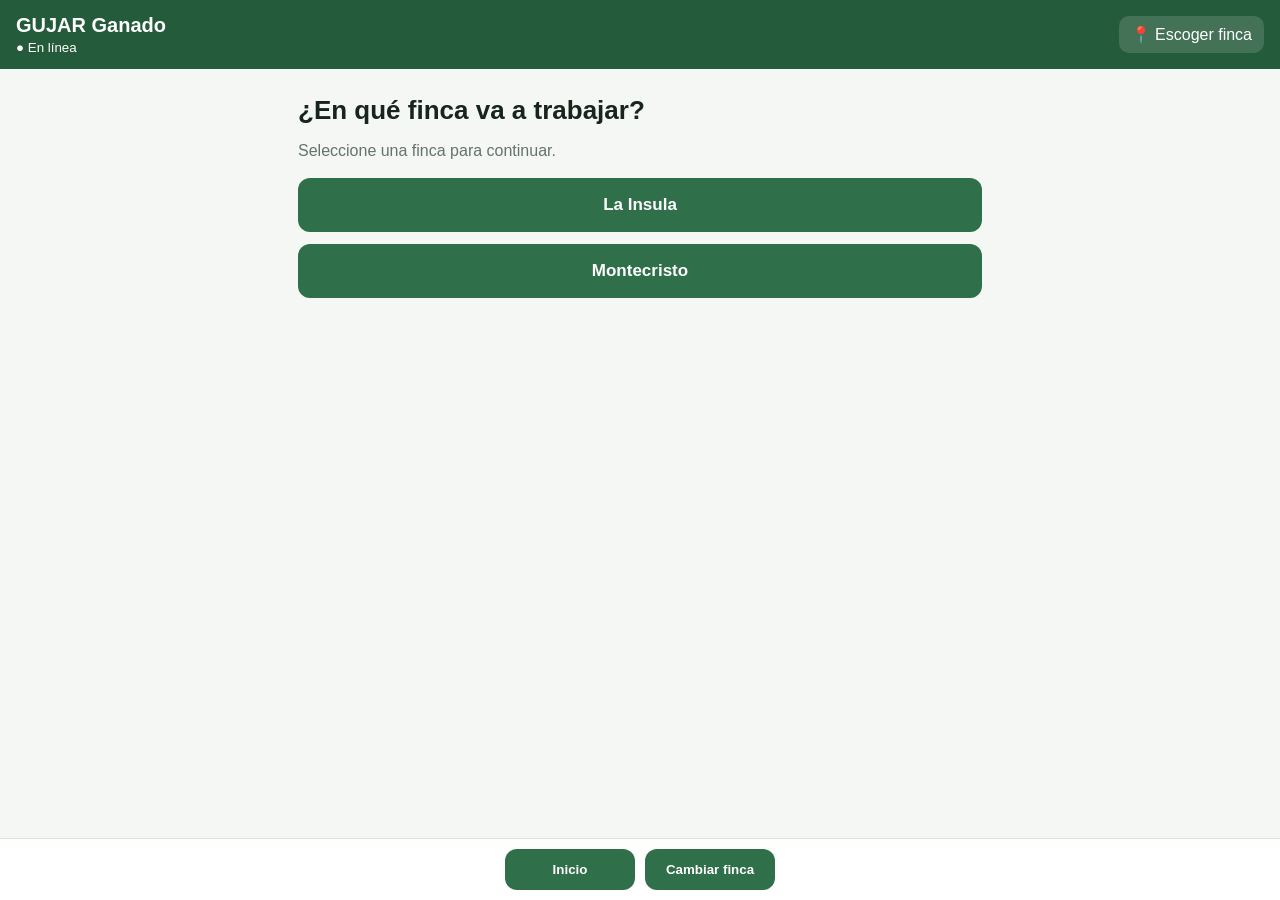
<file: index.html>
<!doctype html><html lang="es"><head><meta charset="utf-8"><meta name="viewport" content="width=device-width,initial-scale=1,viewport-fit=cover"><meta name="theme-color" content="#245b3b"><link rel="manifest" href="manifest.json"><link rel="stylesheet" href="styles.css?v=19"><title>GUJAR Ganado</title></head><body><header><div><b>GUJAR Ganado</b><small id="net"></small></div><div id="fincaBar" class="fincaBar">📍 <span id="fincaTxt">Escoger finca</span></div></header><main><section id="fincas" class="view active"><h1>¿En qué finca va a trabajar?</h1><p class="muted">Seleccione una finca para continuar.</p><div class="cards"><button type="button" id="insulaBtn">La Insula</button><button type="button" id="monteBtn">Montecristo</button></div></section><section id="home" class="view"><h1>Control de ganado de ceba</h1><div class="cards"><button type="button" id="nuevoBtn">＋ Nuevo ingreso</button><button type="button" id="pesajeBtn">⚖ Nuevo pesaje</button><button type="button" id="animalesBtn">🐂 Animales</button></div><div class="stats"><div><strong id="nActivos">0</strong><span>Activos en esta finca</span></div><div><strong id="nPesajes">0</strong><span>Pesajes</span></div></div></section><section id="cabecera" class="view"><h2>Nuevo ingreso</h2><p class="muted">Datos generales del lote.</p><form id="fCab"><label>Fecha de ingreso<input id="cfecha" type="date" required></label><label>Proveedor<input id="cprov" required></label><label>Valor total del flete ($)<input id="cflete" class="money" type="text" inputmode="numeric" autocomplete="off" placeholder="$ 0" required></label><label>Precio de compra ($/kg)<input id="cprecio" class="money" type="text" inputmode="numeric" autocomplete="off" placeholder="$ 0"></label><label>Animales esperados<input id="cesperados" type="number" min="1"></label><button type="submit">Iniciar ingreso →</button></form></section><section id="ingreso" class="view"><div id="ingresoResumen" class="resumen"></div><h2>Hoja de vida del animal</h2><form id="fIngreso"><label>Número visual<input id="ivis" required></label><label>RFID / Chip<input id="irfid" inputmode="numeric"></label><label>Peso de entrada (kg)<input id="ipeso" type="number" step=".1" required></label><label>Sexo<select id="isexo"><option>Macho</option><option>Hembra</option></select></label><label>Color<select id="icolor"><option>Negro</option><option>Blanco</option><option>Rojo</option><option>Café</option><option>Amarillo/Bayo</option><option>Gris/Cenizo</option><option>Barcino</option><option>Pintado/Manchado</option><option>Otro</option></select></label><label id="otroColorWrap" style="display:none">Otro color<input id="iotrocolor"></label><label>Señas particulares<input id="isenas" placeholder="Manchas, cicatrices, cuernos, etc."></label><label>Observaciones<textarea id="iobservaciones" rows="3" placeholder="Observaciones generales del animal"></textarea></label><button type="submit">Guardar y siguiente</button><button type="button" class="secondary" id="cerrarBtn">Finalizar ingreso</button></form></section><section id="pesaje" class="view"><h2>Nuevo pesaje</h2><p>El módulo de pesajes continúa disponible después de validar el ingreso.</p></section><section id="animales" class="view"><h2>Animales</h2><p class="muted">Toque un animal para abrir su hoja de vida.</p><div id="lista"></div></section><section id="detalle" class="view"><button type="button" class="secondary" id="volverAnimales">← Volver a animales</button><div id="detalleAnimal"></div></section></main><nav><button type="button" id="inicioNav">Inicio</button><button type="button" id="fincaNav">Cambiar finca</button></nav><script src="app.js?v=19"></script></body></html>
</file>
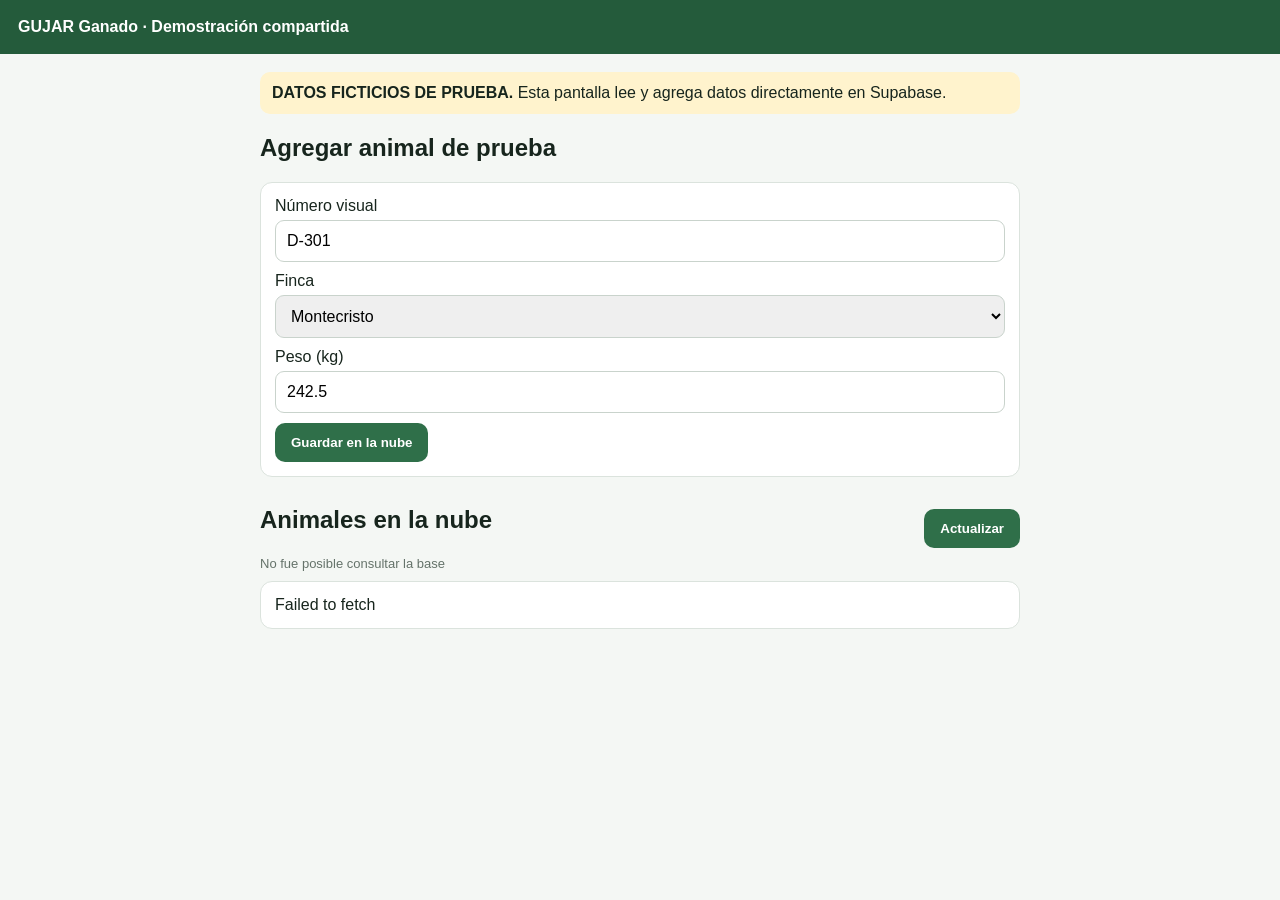
<file: demo-supabase.html>
<!doctype html><html lang="es"><head><meta charset="utf-8"><meta name="viewport" content="width=device-width,initial-scale=1"><title>GUJAR Demo Compartida</title><style>body{font-family:Arial,sans-serif;background:#f4f7f4;color:#17251d;margin:0}header{background:#245b3b;color:#fff;padding:18px}main{max-width:760px;margin:auto;padding:18px}.note{background:#fff3cd;padding:12px;border-radius:10px;margin-bottom:15px}.card,form{background:#fff;border:1px solid #dbe3dd;border-radius:12px;padding:14px;margin:9px 0}.card b{font-size:18px}.muted{color:#65736a;font-size:13px}button{background:#2f6f49;color:#fff;border:0;border-radius:10px;padding:12px 16px;font-weight:bold}input,select{width:100%;box-sizing:border-box;padding:11px;margin:5px 0 10px;border:1px solid #c9d3cc;border-radius:9px;font-size:16px}.top{display:flex;justify-content:space-between;align-items:center;gap:10px}</style></head><body><header><b>GUJAR Ganado · Demostración compartida</b></header><main><div class="note"><b>DATOS FICTICIOS DE PRUEBA.</b> Esta pantalla lee y agrega datos directamente en Supabase.</div><h2>Agregar animal de prueba</h2><form id="f"><label>Número visual<input id="v" value="D-301" required></label><label>Finca<select id="fi"><option>Montecristo</option><option>La Insula</option></select></label><label>Peso (kg)<input id="p" type="number" step=".1" value="242.5" required></label><button>Guardar en la nube</button><div id="msg" class="muted"></div></form><div class="top"><div><h2>Animales en la nube</h2><span id="estado" class="muted">Consultando...</span></div><button onclick="cargar()">Actualizar</button></div><div id="lista"></div></main><script>const BASE='https://jkpvlrqtvdehhygyddkx.supabase.co/rest/v1/demo_ganado',KEY='sb_publishable_3M-XzX4D8AzcivBZ7zIBOw_TpFDTLsf';const H={apikey:KEY,'Content-Type':'application/json'};async function cargar(){const e=document.getElementById('estado'),l=document.getElementById('lista');e.textContent='Consultando Supabase...';try{const r=await fetch(BASE+'?select=id,numero_visual,rfid,finca,sexo,color,peso_kg,observaciones,creado_en&order=id.asc',{headers:H});if(!r.ok)throw new Error('HTTP '+r.status);const d=await r.json();e.textContent=d.length+' animales · '+new Date().toLocaleTimeString('es-CO');l.innerHTML=d.map(a=>'<div class="card"><b>'+a.numero_visual+' · '+a.peso_kg+' kg</b><div>'+a.finca+' · '+a.sexo+' · '+a.color+'</div><div class="muted">RFID '+(a.rfid||'—')+' · '+(a.observaciones||'')+'</div></div>').join('')}catch(x){e.textContent='No fue posible consultar la base';l.innerHTML='<div class="card">'+x.message+'</div>'}}document.getElementById('f').onsubmit=async e=>{e.preventDefault();const m=document.getElementById('msg');m.textContent='Guardando...';const body={numero_visual:document.getElementById('v').value.trim(),finca:document.getElementById('fi').value,peso_kg:Number(document.getElementById('p').value),sexo:'Macho',color:'Negro',observaciones:'CREADO DESDE LA APLICACIÓN - PRUEBA COMPARTIDA'};try{const r=await fetch(BASE,{method:'POST',headers:{...H,Prefer:'return=minimal'},body:JSON.stringify(body)});if(!r.ok)throw new Error('HTTP '+r.status);m.textContent='Guardado correctamente en Supabase.';await cargar()}catch(x){m.textContent='Error: '+x.message}};cargar();</script></body></html>
</file>
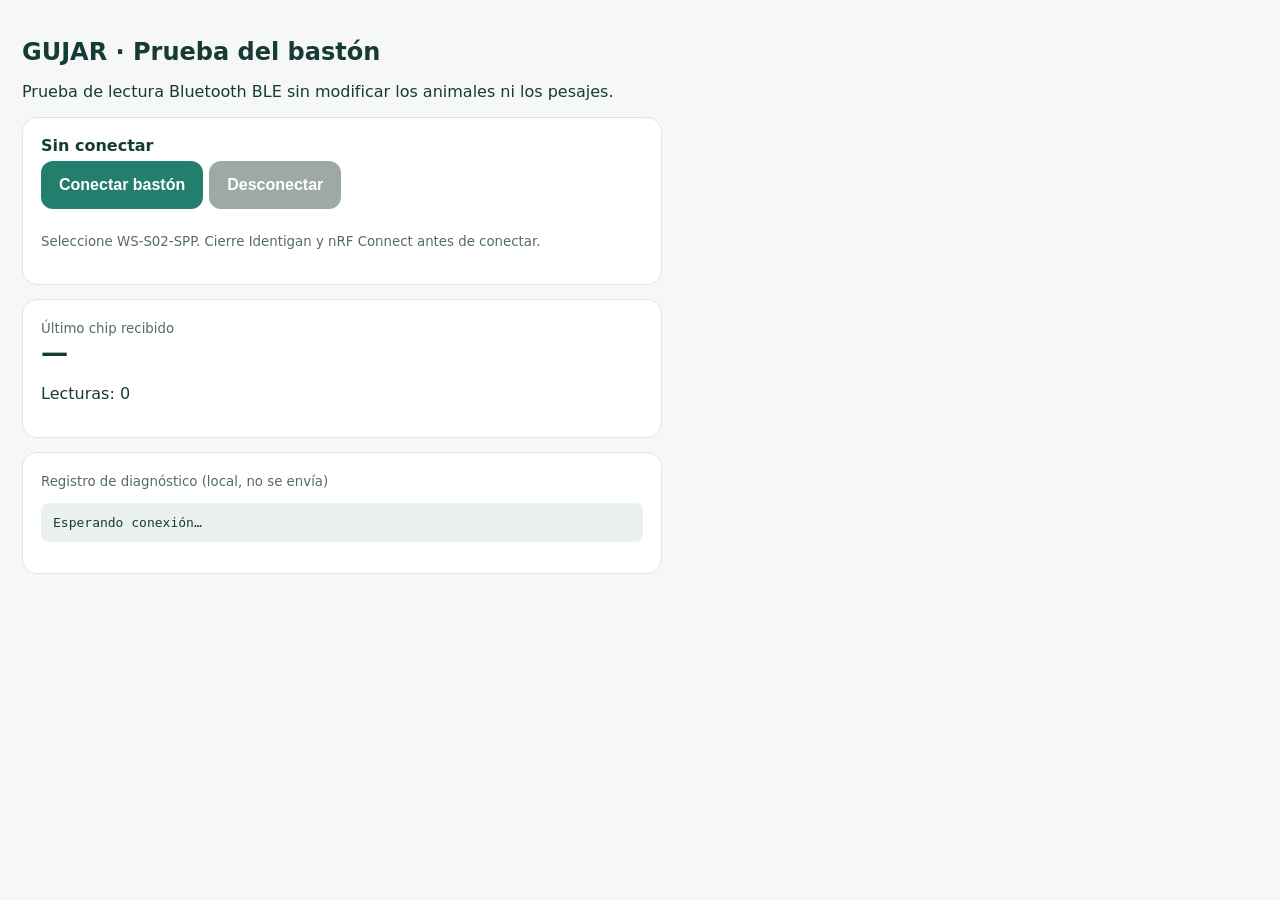
<file: gujar_prueba_baston.html>
<!doctype html><html lang="es"><head><meta charset="utf-8"><meta name="viewport" content="width=device-width,initial-scale=1"><title>GUJAR · Prueba de bastón BLE</title><style>body{font-family:system-ui,Arial;background:#f5f8f7;color:#163b34;margin:0;padding:22px;max-width:640px}h1{font-size:1.5rem}button{border:0;border-radius:12px;padding:15px 18px;background:#237e6d;color:white;font-size:1rem;font-weight:700;margin:6px 6px 6px 0}button:disabled{background:#9da9a5}section{background:white;border:1px solid #dce8e4;border-radius:15px;padding:18px;margin:14px 0}.number{font-size:1.7rem;font-weight:800;overflow-wrap:anywhere}small{color:#536d65}pre{white-space:pre-wrap;overflow-wrap:anywhere;background:#eaf1ee;padding:12px;border-radius:8px}#status{font-weight:700}</style></head><body><h1>GUJAR · Prueba del bastón</h1><p>Prueba de lectura Bluetooth BLE sin modificar los animales ni los pesajes.</p><section><div id="status" role="status">Sin conectar</div><button id="connect">Conectar bastón</button><button id="disconnect" disabled>Desconectar</button><p><small>Seleccione WS-S02-SPP. Cierre Identigan y nRF Connect antes de conectar.</small></p></section><section><small>Último chip recibido</small><div class="number" id="chip">—</div><p id="count">Lecturas: 0</p></section><section><small>Registro de diagnóstico (local, no se envía)</small><pre id="log">Esperando conexión…</pre></section><script>
'use strict';
const $=id=>document.getElementById(id);let device=null,characteristic=null,buffer='',count=0;
const serviceUUID=0xFFE0,notifyUUID=0xFFE4;
function log(message){$('log').textContent=new Date().toLocaleTimeString('es-CO')+' · '+message+'\n'+$('log').textContent.slice(0,3000)}
function status(s){$('status').textContent=s}
function disconnected(){status('Desconectado');$('connect').disabled=false;$('disconnect').disabled=true;characteristic=null;log('Conexión cerrada')}
function received(event){const bytes=new Uint8Array(event.target.value.buffer,event.target.value.byteOffset,event.target.value.byteLength);const text=new TextDecoder('ascii').decode(bytes);log('Recibido: '+Array.from(bytes).map(v=>v.toString(16).padStart(2,'0')).join(' ').toUpperCase());buffer+=text;let parts=buffer.split(/\r\n|\n|\r/);buffer=parts.pop()||'';for(const part of parts){const chip=part.trim();if(/^\d{10,20}$/.test(chip)){$('chip').textContent=chip;$('count').textContent='Lecturas: '+(++count);log('Chip: '+chip)}else if(chip)log('Dato no reconocido: '+JSON.stringify(chip))}if(buffer.length>120){log('Trama demasiado larga; se reinicia búfer');buffer=''}}
$('connect').onclick=async()=>{if(!navigator.bluetooth){status('Web Bluetooth no disponible. Abra esta página desde Chrome para Android mediante HTTPS.');return}try{status('Buscando bastón…');device=await navigator.bluetooth.requestDevice({filters:[{namePrefix:'WS-S02'}],optionalServices:[serviceUUID]});device.addEventListener('gattserverdisconnected',disconnected);status('Conectando…');const server=await device.gatt.connect();const service=await server.getPrimaryService(serviceUUID);characteristic=await service.getCharacteristic(notifyUUID);characteristic.addEventListener('characteristicvaluechanged',received);await characteristic.startNotifications();status('Conectado · esperando chip');$('connect').disabled=true;$('disconnect').disabled=false;log('Notificaciones FFE4 activadas en '+device.name)}catch(e){status('No se pudo conectar: '+e.message);log('Error: '+e.name+' '+e.message);$('connect').disabled=false}};
$('disconnect').onclick=()=>{if(device?.gatt?.connected)device.gatt.disconnect();else disconnected()};
</script></body></html>
</file>
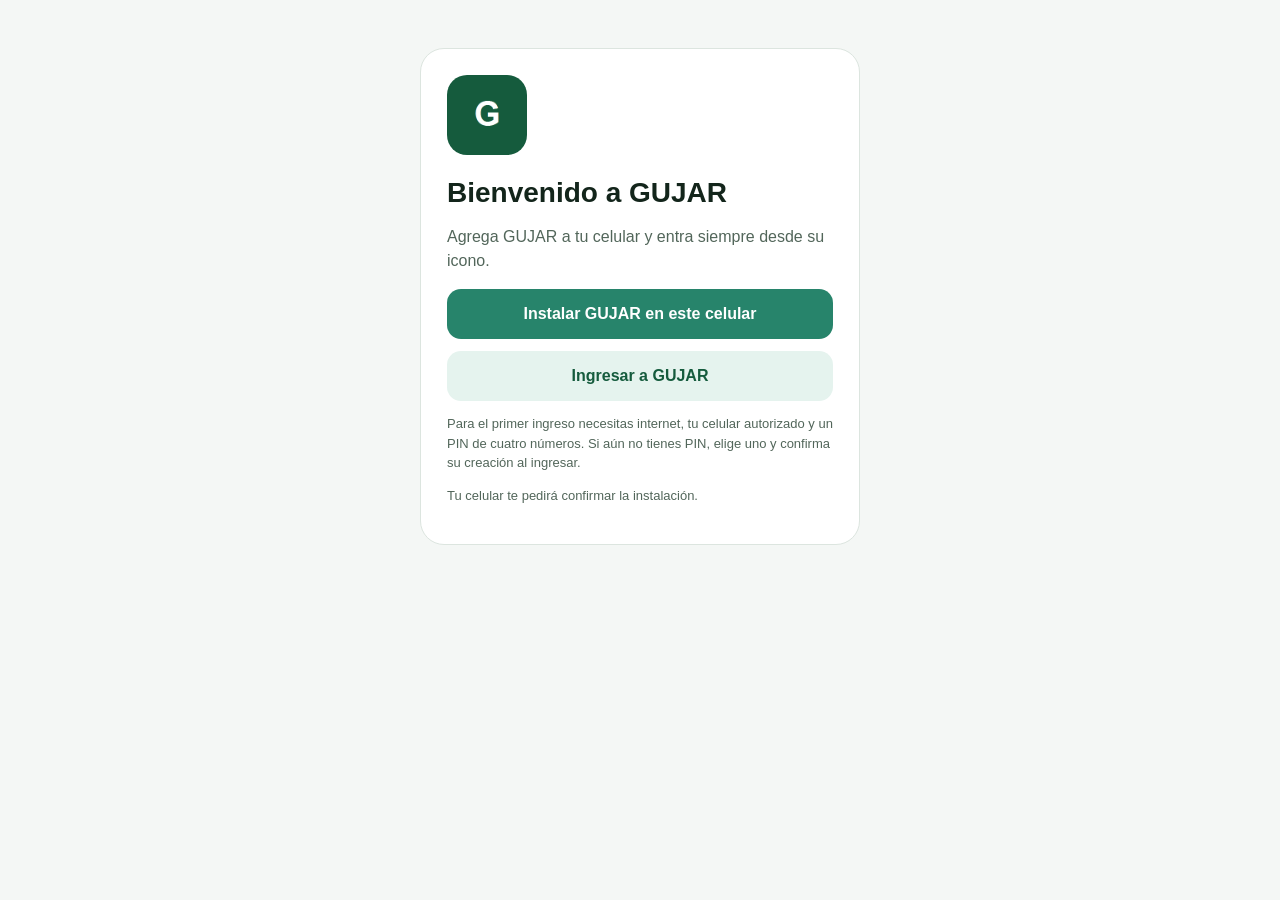
<file: instalar.html>
<!doctype html>
<html lang="es"><head><meta charset="utf-8"><meta name="viewport" content="width=device-width,initial-scale=1"><meta name="theme-color" content="#155b3d"><link rel="manifest" href="manifest.webmanifest"><link rel="apple-touch-icon" href="icons/gujar-192.png"><title>Instalar GUJAR</title>
<style>*{box-sizing:border-box}body{margin:0;padding:24px 16px;background:#f4f7f5;color:#13251b;font-family:Arial,sans-serif}main{max-width:440px;margin:24px auto;background:white;border:1px solid #dce5df;border-radius:24px;padding:26px}img{width:80px;height:80px;border-radius:20px}h1{font-size:28px;margin:18px 0 10px}p,li{line-height:1.5}p{color:#52665a}button,.button{display:block;width:100%;border:0;border-radius:14px;padding:16px;font-size:16px;font-weight:bold;text-align:center;text-decoration:none;cursor:pointer}button{background:#27846b;color:white}.button{background:#e5f3ee;color:#155b3d;margin-top:12px}#guide{background:#f0f7f3;border-radius:14px;padding:16px;margin:16px 0}ol{padding-left:22px;margin:12px 0}li{margin:8px 0}.small{font-size:13px}#link{width:100%;border:1px solid #bbcfc2;border-radius:8px;padding:10px;font-size:14px}#copy{margin-top:10px;background:#e5f3ee;color:#155b3d}[hidden]{display:none!important}:focus-visible{outline:3px solid #e3a63e;outline-offset:3px}</style></head>
<body><main><img src="icons/gujar-192.png" alt="Icono GUJAR"><h1>Bienvenido a GUJAR</h1><p id="intro">Agrega GUJAR a tu celular y entra siempre desde su icono.</p><button id="install" type="button">Instalar GUJAR en este celular</button><div id="guide" hidden aria-live="polite"></div><a class="button" href="v2.html?v=43616">Ingresar a GUJAR</a><p class="small">Para el primer ingreso necesitas internet, tu celular autorizado y un PIN de cuatro números. Si aún no tienes PIN, elige uno y confirma su creación al ingresar.</p><p class="small" id="confirmation">Tu celular te pedirá confirmar la instalación.</p></main>
<script>
(()=>{let deferred=null;const btn=document.getElementById('install'),guide=document.getElementById('guide'),intro=document.getElementById('intro'),media=matchMedia('(display-mode: standalone)'),ios=/iPad|iPhone|iPod/.test(navigator.userAgent)||(navigator.platform==='MacIntel'&&navigator.maxTouchPoints>1),android=/Android/i.test(navigator.userAgent),embedded=/WhatsApp|FBAN|FBAV|Instagram|; wv\)|\bwv\b/i.test(navigator.userAgent),link=new URL('instalar.html',location.href).href;let installed=media.matches||navigator.standalone===true;
function ready(){if(installed){btn.hidden=true;guide.hidden=true;intro.textContent='Ya estás usando GUJAR desde su icono. Puedes ingresar con tu celular y PIN.';document.getElementById('confirmation').hidden=true}else if(deferred){btn.textContent='Instalar GUJAR en este celular'}}
function showGuide(){guide.hidden=false;if(embedded){guide.innerHTML='<b>Abre el enlace en '+(ios?'Safari':'Chrome')+'</b><ol><li>En el menú de WhatsApp o de este navegador, busca «Abrir en el navegador».</li><li>Si no aparece, copia el enlace y pégalo en '+(ios?'Safari':'Chrome')+'.</li><li>Vuelve a tocar «Instalar GUJAR en este celular».</li></ol>';addCopy()}else if(ios){guide.innerHTML='<b>Agrega el icono en tu iPhone o iPad</b><ol><li>Abre este enlace en Safari.</li><li>Toca Compartir (el cuadro con una flecha hacia arriba).</li><li>Elige «Agregar a Inicio» o «Añadir a pantalla de inicio».</li><li>Si aparece «Abrir como app web», déjalo activado y toca «Agregar».</li></ol>'}else if(android){guide.innerHTML='<b>Agrega el icono en tu Android</b><ol><li>Abre este enlace en Chrome.</li><li>Toca el menú de tres puntos.</li><li>Elige «Agregar a pantalla principal» o «Instalar aplicación».</li><li>Confirma «Instalar» o «Agregar».</li></ol><p class="small">Si abriste el enlace dentro de WhatsApp, pásalo a Chrome desde el menú o copia el enlace.</p>';addCopy()}else{guide.innerHTML='<b>Instalar desde el navegador</b><p>Abre GUJAR en Chrome o Edge y busca «Instalar aplicación» en el menú o en la barra de direcciones. También puedes enviar este enlace a tu celular.</p>';addCopy()}}
function addCopy(){const input=document.createElement('input');input.id='link';input.readOnly=true;input.value=link;input.setAttribute('aria-label','Enlace de instalación de GUJAR');guide.append(input);const copy=document.createElement('button');copy.id='copy';copy.type='button';copy.textContent='Copiar enlace';copy.onclick=async()=>{try{await navigator.clipboard.writeText(link);copy.textContent='Enlace copiado'}catch{input.focus();input.select();copy.textContent='Selecciona y copia el enlace'}};guide.append(copy)}
window.addEventListener('beforeinstallprompt',e=>{e.preventDefault();deferred=e;ready()});window.addEventListener('appinstalled',()=>{installed=true;deferred=null;ready()});media.addEventListener?.('change',e=>{installed=e.matches||navigator.standalone===true;ready()});btn.onclick=async()=>{if(!deferred){showGuide();return}const request=deferred;deferred=null;btn.disabled=true;try{await request.prompt();const choice=await request.userChoice;guide.hidden=false;guide.textContent=choice.outcome==='accepted'?'Instalación solicitada. Cuando termine, abre GUJAR desde el icono de tu celular.':'Puedes instalar GUJAR cuando quieras desde el menú del navegador.'}catch{showGuide()}finally{btn.disabled=false;ready()}};ready();if(embedded&&!installed)showGuide();if('serviceWorker' in navigator)navigator.serviceWorker.register('./sw.js').catch(()=>{});
})();
</script></body></html>
</file>
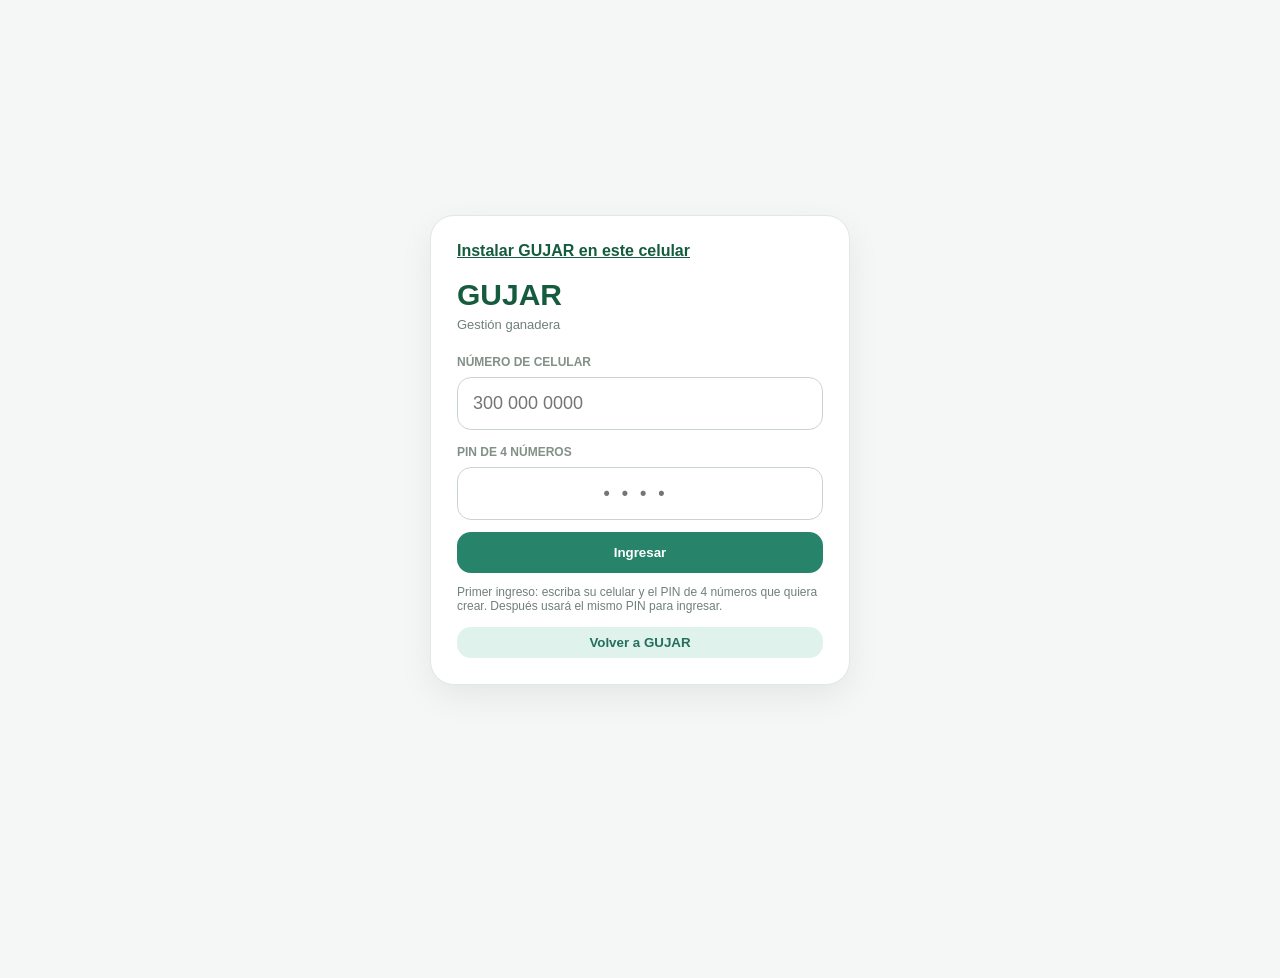
<file: v2.html>
<!doctype html><html lang="es"><head><meta charset="utf-8"><meta name="viewport" content="width=device-width,initial-scale=1"><meta name="theme-color" content="#155b3d"><link rel="manifest" href="manifest.webmanifest"><link rel="apple-touch-icon" href="icons/gujar-192.png"><meta name="apple-mobile-web-app-capable" content="yes"><title>GUJAR Ganado</title><style>
*{box-sizing:border-box}body{margin:0;background:#f4f7f5;color:#13251b;font-family:Arial,sans-serif;padding-bottom:78px}header{background:#fff;padding:17px 18px;display:flex;justify-content:space-between;align-items:center;position:sticky;top:0;z-index:8;border-bottom:1px solid #e1e8e3}.brand{font-weight:800}.farm{border:0;background:#e5f3ee;border-radius:13px;padding:10px 12px;font-size:16px;font-weight:800}.wrap{max-width:760px;margin:auto;padding:17px}.view{display:none}.view.on{display:block}.hero{background:linear-gradient(135deg,#10472f,#28775e);color:#fff;border-radius:22px;padding:22px}.big{font-size:46px;font-weight:800}.card{background:#fff;border:1px solid #e1e8e3;border-radius:19px;padding:17px;margin:11px 0}.grid{display:grid;grid-template-columns:1fr 1fr;gap:10px}.metric b{display:block;font-size:25px}.label{font-size:12px;color:#829087;text-transform:uppercase;font-weight:800}.muted{color:#718078;font-size:13px}.green{color:#27846b}.rfidLast{color:#c05a20;font-weight:900}.rfidHint{font-size:12px;color:#66756d;margin:-6px 0 10px}.status{background:#e9f6ee;border-radius:12px;padding:10px;font-size:13px;margin-bottom:12px}.btn,.chip{border:0;border-radius:14px;padding:13px 15px;background:#27846b;color:#fff;font-weight:800}.chip{padding:8px 11px;background:#dff2ec;color:#236f5b}.wide{width:100%}.danger{background:#8b3b32}.animal{width:100%;text-align:left;background:#fff;color:#13251b;border:1px solid #e1e8e3;border-radius:18px;padding:16px;margin:7px 0}.animal small{display:block;color:#718078;margin-top:5px}.animalPhoto{width:42px;height:42px;object-fit:cover;border-radius:14px;border:1px solid #dce4df}.photoMain{width:54px;height:54px;object-fit:cover;border-radius:12px;margin:8px 0 12px;cursor:pointer}.photoOverlay{display:none;position:fixed;inset:0;background:#000c;z-index:99;align-items:center;justify-content:center;padding:18px}.photoOverlay.on{display:flex}.photoOverlay img{max-width:88vw;max-height:90vh;object-fit:contain;border-radius:16px}.photoZoomBox{display:flex;align-items:center;gap:12px;max-width:98vw}.photoBack{border:0;border-radius:14px;padding:13px 16px;background:#fff;color:#155b3d;font-weight:800;cursor:pointer;white-space:nowrap}.photoPick{display:block;padding:12px;border:1px dashed #9bb8aa;border-radius:14px;margin:8px 0 12px;text-align:center;font-weight:700;color:#236f5b;background:#f3faf7}input,select.field,textarea{width:100%;padding:14px;border:1px solid #dce4df;background:white;border-radius:14px;margin:5px 0 11px;font-size:16px}textarea{min-height:72px}.row{display:flex;justify-content:space-between;align-items:center;gap:8px}.chips{display:flex;gap:7px;overflow:auto}.modal{display:none;position:fixed;inset:0;background:#0008;z-index:20;align-items:flex-end}.modal.on{display:flex}.sheet{width:100%;background:#fff;border-radius:24px 24px 0 0;padding:22px;max-height:91vh;overflow:auto}.actions{display:grid;grid-template-columns:1fr 1fr;gap:10px}.action{padding:17px;background:#fff;border:1px solid #dfe5e1;border-radius:15px;text-align:left;font-size:16px;font-weight:700}.fab{position:fixed;right:18px;bottom:85px;border:0;border-radius:18px;background:#27846b;color:#fff;padding:16px 20px;font-size:18px}nav{position:fixed;bottom:0;left:0;right:0;z-index:9;background:#edf5f2;display:flex;justify-content:space-around;padding:9px;border-top:1px solid #dce5df}nav button{border:0;background:transparent;font-weight:700;color:#394a41}nav span{display:block;font-size:21px}.hide{display:none!important}.tag{display:inline-block;padding:4px 8px;border-radius:10px;background:#e6f4ef;color:#26745f;font-size:12px;font-weight:700}.purchaseAnimal{border-top:1px solid #e5ebe7;padding:10px 0}.weightChart{display:flex;align-items:flex-end;justify-content:space-around;gap:8px;height:180px;padding:12px 4px 0}.wcol{flex:1;text-align:center;min-width:0}.wbar{margin:auto;width:70%;min-height:3px;background:#237b60;border-radius:8px 8px 3px 3px;position:relative}.wval{font-weight:800;margin-bottom:5px}.wlab{font-size:11px;color:#66766e;margin-top:6px;white-space:nowrap}.gmdChart{display:flex;align-items:flex-end;gap:4px;height:225px;overflow-x:auto;padding:10px 0 4px}.gmdCol{flex:1;min-width:43px;height:100%;border:0;background:transparent;color:inherit;display:flex;flex-direction:column;align-items:center;justify-content:flex-end;cursor:pointer;padding:0}.gmdBar{width:80%;max-width:46px;background:#237b60;border-radius:5px 5px 0 0}.gmdCol:last-child .gmdBar{background:#b18b32}.gmdCount{font-size:12px;font-weight:800;margin-bottom:4px}.gmdLabel{font-size:10px;white-space:nowrap;margin-top:6px}.gmdMean{font-size:10px;font-weight:700;white-space:nowrap;margin-top:3px}.chartTitle{margin-bottom:2px}.alertBox{border-left:5px solid #c35b45;background:#fff7f4}.alertItem{padding:10px 0;border-bottom:1px solid #f0ddd6}.alertItem:last-child{border-bottom:0}.alertNum{font-weight:800}.alertBad{font-weight:800;color:#a53e2c}.loginPreview{min-height:100vh;display:none;align-items:center;justify-content:center;padding:24px;background:#f4f7f5}.loginBox{width:min(420px,100%);background:#fff;border:1px solid #e1e8e3;border-radius:24px;padding:26px;box-shadow:0 12px 35px #0001}.loginLogo{font-size:30px;font-weight:900;color:#155b3d;margin-bottom:5px}.loginBox input{width:100%;padding:15px;border:1px solid #cad5ce;border-radius:14px;font-size:18px;margin:7px 0 12px}.pinInput{letter-spacing:12px;text-align:center;font-weight:900}.loginNote{font-size:12px;color:#718078;margin-top:12px}.loginErr{display:none;background:#fff0ee;color:#8b3b32;padding:10px;border-radius:12px;margin:8px 0}.userBadge{display:flex;align-items:center;gap:8px;font-size:12px;font-weight:800}.logoutBtn{border:0;background:#eef5f1;color:#155b3d;border-radius:10px;padding:8px 10px;font-weight:800;cursor:pointer}@media(max-width:650px){.userBadge{font-size:11px}.userNameFull{display:none}}.roleNoCreate .createOnly{display:none!important}.roleNoEconomic .economic{display:none!important}.adminOnly{display:none}.roleAdmin .adminOnly{display:block!important}@media(max-width:720px){#userBadge{top:54px!important;left:18px!important;transform:none!important}.wrap{padding-top:42px}}.usersSheet{max-width:760px}.usersDivider{height:1px;background:#d8dfda;margin:20px 0}.usersTitle{margin:0 0 14px}.usersForm{display:grid;grid-template-columns:1fr 1fr;gap:14px}.usersForm>label{display:flex;flex-direction:column;gap:6px;font-weight:800}.usersForm input,.usersForm select{width:100%;min-height:46px;padding:10px 12px;border:1px solid #d5ddd8;border-radius:12px;background:#fff;font-size:16px}.farmBox{grid-column:1/-1;border:1px solid #d5ddd8;border-radius:14px;padding:12px 14px}.farmBox legend{font-weight:800;padding:0 6px}.checkRow{display:flex;align-items:center;gap:10px;padding:8px 0;font-weight:600}.checkRow input{width:20px;height:20px;min-height:0}.usersSheet .card{padding:12px 14px}@media(max-width:650px){.usersForm{grid-template-columns:1fr}.farmBox{grid-column:1}.usersSheet{border-radius:20px 20px 0 0}}.hvTableScroll{overflow-x:auto}.hvWeightTable{width:100%;min-width:620px;border-collapse:collapse;font-size:14px}.hvWeightTable th,.hvWeightTable td{padding:12px 9px;border-bottom:1px solid #dce5df;text-align:right;white-space:nowrap}.hvWeightTable thead th{background:#e5f3ee;color:#155b3d;font-size:13px}.hvWeightTable th:first-child,.hvWeightTable td:nth-child(2){text-align:left}.hvSaleRow{background:#eef8f1;font-weight:bold}.hvTableHint{display:none}@media(max-width:700px){.hvTableHint{display:block}.hvWeightCard{padding:14px}.hvWeightTable{font-size:13px}}.hvEvolutionScroll{overflow-x:auto}.hvEvolutionSVG{display:block;width:100%;min-width:680px}.hvEvolutionInterval{display:flex;flex-direction:column;gap:5px;padding:10px 0;border-top:1px solid #e1e8e3;font-size:13px}.hvEvolutionInterval>span{color:#52665a}.forecastBar{border:0;background:transparent;color:inherit;padding:0 2px;cursor:pointer;font:inherit}.forecastBar:focus-visible{outline:3px solid #155b3d;border-radius:8px}.forecastBars .wbar{background:#27846b}.forecastBars .wlab{white-space:normal;line-height:1.4}.forecastBars .wval{font-size:18px}.profileEditor summary{cursor:pointer}.profileEditor form{margin-top:14px}.profileEditor fieldset{border:0;padding:0;margin:0 0 12px}.profileSex{display:flex;gap:20px;flex-wrap:wrap;margin-top:8px}.profileSex label{display:inline-flex;align-items:center;gap:6px}.profileSex input{width:auto;margin:0;accent-color:#27846b;cursor:pointer}
.chartSex{display:flex;flex-wrap:wrap;gap:6px;border:0;padding:0;margin:10px 0;min-width:0}.chartSex label{position:relative;cursor:pointer}.chartSex input{position:absolute;opacity:0;width:1px;height:1px;margin:0;padding:0}.chartSex span{display:flex;align-items:center;min-height:44px;padding:0 12px;border:1px solid #dce4df;border-radius:12px;color:#155b3d;background:#fff;font-size:14px;font-weight:700}.chartSex input:checked+span{color:#fff;background:#155b3d;border-color:#155b3d}.chartSex input:focus-visible+span{outline:2px solid #155b3d;outline-offset:2px}.weightChart .wlab{white-space:normal;line-height:1.4}.forecastBars .wbar.forecastImmediate{background:#ce641b}.forecastMore{display:block;margin-top:12px}@media(max-width:420px){.weightChart{gap:3px;padding-inline:0}.weightChart .forecastBar{padding-inline:0}.forecastBars .wlab{font-size:9px}}
#rfidDialog{width:min(440px,calc(100% - 32px));margin:auto;color:inherit}#rfidDialog::backdrop{background:#13251b99}#rfidDialog button{margin:4px 0}
.stageChart{overflow-x:auto}.stageTable{width:100%;min-width:460px;border-collapse:collapse;font-size:.88rem}.stageTable th,.stageTable td{padding:8px;border-bottom:1px solid #dce5df;text-align:center}.stageTable th:first-child{text-align:left}.stageTable thead,.stageTable tfoot{background:#245b3b;color:white}.stageTable tbody tr:nth-child(even){background:#f3f7f4}.stageTable button{border:0;background:transparent;color:inherit;font-weight:700;cursor:pointer;text-decoration:underline;padding:4px}.stageTable button:disabled{opacity:.65;cursor:default;text-decoration:none}</style><style>header{flex-wrap:wrap;gap:7px 12px}.header-equipment{display:flex;gap:6px;margin-left:auto}.equipment-status{display:flex;align-items:center;gap:5px;padding:6px 8px;border:1px solid #e1e8e3;border-radius:8px;background:#f5f7f5;color:#263d31;font:inherit;font-size:.8rem;font-weight:700;cursor:pointer}.equipment-status::before{content:"";width:7px;height:7px;border-radius:50%;background:#7b8880}.equipment-status[data-state="on"]{background:#e6f4ea;color:#13562f}.equipment-status[data-state="on"]::before{background:#168447}.equipment-status[data-state="busy"]::before{background:#a16b05}.equipment-status small{font-size:.7rem}.equipment-status:disabled{cursor:default;opacity:1}@media(max-width:540px){.header-equipment{width:100%;margin-left:0}.equipment-status{flex:1;justify-content:center}}</style><style>header>.userBadge{position:static;transform:none;flex-wrap:wrap;max-width:100%;margin-left:auto}header>.header-equipment{margin-left:0}@media(max-width:650px){header>.userBadge{width:100%;margin-left:0;justify-content:flex-start}header>.header-equipment{width:100%}header>.header-equipment .equipment-status{flex:1;justify-content:center}}</style></head><body><div id="usersModal" class="modal"><div class="sheet usersSheet"><div class="sheetHead"><b>Administrar usuarios</b><button class="x" onclick="closeUsers()">×</button></div><div id="usersList"></div><div class="usersDivider"></div><h3 class="usersTitle">Nuevo usuario</h3><div class="usersForm"><label><span>Nombre</span><input id="uNombre" placeholder="Nombre completo"></label><label><span>Celular</span><input id="uCel" inputmode="numeric" maxlength="10" placeholder="300 000 0000"></label><label><span>Rol</span><select id="uRol"><option>Oficina</option><option>Mayordomo</option><option>Vaquero</option><option>Administrador</option></select></label><fieldset class="farmBox"><legend>Fincas autorizadas</legend><label class="checkRow"><input type="checkbox" id="uIns"><span>La Insula</span></label><label class="checkRow"><input type="checkbox" id="uMon"><span>Montecristo</span></label></fieldset></div><button class="btn wide" style="margin-top:18px" onclick="saveUser()">Crear usuario</button><div class="muted" style="margin-top:10px">El usuario creará su propio PIN de 4 números en su primer ingreso.</div></div></div><section id="loginPreview" class="loginPreview"><div class="loginBox"><a href="instalar.html" style="display:block;margin-bottom:18px;color:#155b3d;font-weight:bold">Instalar GUJAR en este celular</a><div class="loginLogo">GUJAR</div><div class="muted" style="margin-bottom:20px">Gestión ganadera</div><label class="label">Número de celular</label><input id="loginCel" inputmode="numeric" maxlength="10" placeholder="300 000 0000"><label class="label">PIN de 4 números</label><input id="loginPin" class="pinInput" inputmode="numeric" type="password" maxlength="4" placeholder="••••"><div id="loginErr" class="loginErr"></div><button class="btn wide" onclick="previewLogin()">Ingresar</button><div class="loginNote">Primer ingreso: escriba su celular y el PIN de 4 números que quiera crear. Después usará el mismo PIN para ingresar.</div><button class="chip wide" style="margin-top:14px" onclick="location.href=location.pathname+'?v=43617'">Volver a GUJAR</button></div></section>
<header><div class="brand">GUJAR Ganado <small>V4.36.38</small></div><select id="farm" class="farm" onchange="farmChanged()"> <option>Montecristo</option><option>La Insula</option><option>Inconsistencias</option></select><div id="userBadge" class="userBadge" style="display:none"><span id="userWho"></span><button id="usersBtn" class="logoutBtn" style="display:none" onclick="openUsers()">Usuarios</button><button id="testModeBtn" class="logoutBtn" onclick="toggleTestMode()">Modo prueba</button><button class="logoutBtn" onclick="gujarLogout()">Cerrar sesión</button></div><div class="header-equipment" aria-label="Conexión de equipos"><button type="button" id="headerReader" class="equipment-status" data-state="off"><span>Bastón</span><small aria-live="polite">Conectar</small></button><button type="button" id="headerScale" class="equipment-status" data-state="off"><span>Báscula</span><small aria-live="polite">Conectar</small></button></div></header>
<main class="wrap"><div id="cloud" class="status">Conectando...</div>
<section id="home" class="view on"><h2>Control de ceba</h2><p><button type="button" class="chip" onclick="go('equipment')">Conexión de equipos</button></p><div class="hero"><div>Inventario · <span id="hf"></span></div><div class="big" id="n">0</div><div>animales activos</div><h3><span id="kg">0</span> kg · <span id="avg">0</span> kg promedio</h3></div><div class="grid"><div class="card metric"><span class="label">GMD promedio</span><b id="gmd">—</b><small>g/día</small></div><div class="card metric" style="cursor:pointer" onclick="showForecastBucket(0,90,'home',false)"><span class="label">Venta ≤90 días</span><b id="v90">0</b><small>animales · tocar para ver</small></div></div><div class="card alertBox"><div class="row"><b>⚠ Alertas de GMD bajo</b><span id="alertCount" class="tag">0</span></div><div id="gpdAlerts"><p class="muted">Sin alertas.</p></div><div class="row" style="flex-wrap:wrap;gap:8px;margin-top:10px"><button class="chip" onclick="gujarAlertTone('low')">Probar GMD bajo</button><button class="chip" onclick="gujarAlertTone('sale')">Probar venta próxima</button></div></div><div class="card"><b class="chartTitle">Animales por rango de peso</b><fieldset class="chartSex" aria-label="Sexo para rangos de peso"><label><input type="radio" name="weightSex" value="" checked onchange="renderWeightChart()"><span>Todos</span></label><label><input type="radio" name="weightSex" value="Macho" onchange="renderWeightChart()"><span>Machos</span></label><label><input type="radio" name="weightSex" value="Hembra" onchange="renderWeightChart()"><span>Hembras</span></label><label><input type="radio" name="weightSex" value="Sin género" onchange="renderWeightChart()"><span>Sin género</span></label></fieldset><fieldset class="chartSex" aria-label="Peso"><label><input type="radio" name="weightBasis" value="recorded" checked onchange="renderWeightChart()"><span>Último pesaje</span></label><label><input type="radio" name="weightBasis" value="estimated" id="estimatedWeightBasis" onchange="renderWeightChart()"><span>Peso estimado hoy</span></label></fieldset><div id="weightChart" class="weightChart"></div><small id="weightChartNote" class="muted" aria-live="polite"></small></div><div class="card"><b>GMD real por rango (g/día)</b><p class="muted">Número de animales · Toque una barra para verlos</p><div class="row"><label><input id="gmdMale" type="checkbox" checked onchange="renderGmdChart()"> Machos</label><label><input id="gmdFemale" type="checkbox" checked onchange="renderGmdChart()"> Hembras</label><label><input id="gmdUnknown" type="checkbox" checked onchange="renderGmdChart()"> Sin género</label></div><div id="gmdChart" class="gmdChart"></div><small id="gmdChartNote" class="muted"></small></div><div class="card"><div class="row"><b>Proyección de ventas</b><button class="chip" onclick="go('sales')">Ver ›</button></div><fieldset class="chartSex" aria-label="Sexo para proyección de ventas"><label><input type="radio" name="forecastSex" value="" checked onchange="changeForecastSex(this.value)"><span>Todos</span></label><label><input type="radio" name="forecastSex" value="Macho" onchange="changeForecastSex(this.value)"><span>Machos</span></label><label><input type="radio" name="forecastSex" value="Hembra" onchange="changeForecastSex(this.value)"><span>Hembras</span></label><label><input type="radio" name="forecastSex" value="Sin género" onchange="changeForecastSex(this.value)"><span>Sin género</span></label></fieldset><div id="summary"></div></div><div class="card"><b class="chartTitle">Animales por etapa</b><fieldset class="chartSex" aria-label="Peso para etapas"><label><input type="radio" name="stageBasis" value="recorded" checked onchange="renderStageChart()"><span>Último pesaje</span></label><label><input type="radio" name="stageBasis" value="estimated" id="estimatedStageBasis" onchange="renderStageChart()"><span>Peso estimado hoy</span></label></fieldset><div id="stageChart" class="stageChart"></div><small id="stageChartNote" class="muted" aria-live="polite"></small></div><div class="card"><div class="row"><b>Últimos movimientos</b><button class="chip" onclick="go('records')">Todos ›</button></div><div id="recent"></div></div></section>
<section id="records" class="view"><button class="chip" onclick="go('home')">← Volver a Inicio</button><h2>Registros</h2><button type="button" class="btn wide createOnly" onclick="Jornada.open()">Jornada de vacunación y pesaje</button><div id="pendingSales"></div><div id="purchaseHistory"></div><input id="rq" placeholder="🔎 Buscar eventos, animal o tercero..." oninput="records()"><div id="events"></div><button class="fab createOnly" onclick="openNew()">＋ Nuevo</button></section>
<section id="animals" class="view"><h2>Mi finca</h2><input id="aq" placeholder="🔎 Chip completo, últimos 4 o ID visual" oninput="animals(true)"><button type="button" class="chip" data-rfid="aq">Leer chip RFID</button><div class="chips"><button class="chip" onclick="filter='' ;animals()">Todos</button><button class="chip" onclick="filter='Macho';animals()">Machos</button><button class="chip" onclick="filter='Hembra';animals()">Hembras</button></div><div id="alist"></div></section>
<section id="sales" class="view"><h2>Proyección de ventas</h2><p class="muted">Desde hoy · Hembras 430 kg (240 g/día desde 400 kg) · Machos 500 kg.</p><fieldset class="chartSex" aria-label="Sexo para proyección de ventas"><label><input type="radio" name="salesSex" value="" checked onchange="changeForecastSex(this.value)"><span>Todos</span></label><label><input type="radio" name="salesSex" value="Macho" onchange="changeForecastSex(this.value)"><span>Machos</span></label><label><input type="radio" name="salesSex" value="Hembra" onchange="changeForecastSex(this.value)"><span>Hembras</span></label><label><input type="radio" name="salesSex" value="Sin género" onchange="changeForecastSex(this.value)"><span>Sin género</span></label></fieldset><div class="card" id="salesForecast"></div><div id="flist"></div></section>
<section id="jornada" class="view">
  <button type="button" class="chip" onclick="go('records');records()">‹ Registros</button>
  <h2>Jornada de vacunación y pesaje</h2>
  <p class="muted">Se requiere internet para guardar. Con dos celulares, cada operador entra con su cuenta y elige la misma finca y fecha. Para compartir el avance de vacunación, usen el mismo producto y dosis.</p>
  <div class="card">
    <label>Fecha <input id="jornadaFecha" type="date" onchange="Jornada.refresh(true)"></label>
    <label>Actividad
      <select id="jornadaModo" onchange="Jornada.draw()">
        <option value="ambas">Pesaje y vacunación</option><option value="peso">Solo pesaje</option><option value="vacuna">Solo vacunación</option>
      </select>
    </label>
    <div id="jornadaAplicacion">
      <label>Producto <input id="jornadaProducto" maxlength="150" onchange="Jornada.draw()"></label>
      <label>Dosis <input id="jornadaDosis" maxlength="100" onchange="Jornada.draw()"></label>
    </div>
    <button type="button" class="chip" onclick="Jornada.refresh()">Actualizar avance</button>
    <p id="jornadaAvance" aria-live="polite"></p>
  </div>
  <div class="card">
    <form onsubmit="event.preventDefault();Jornada.draw(true)">
      <label>Chip o ID visual <input id="jornadaBuscar" autocomplete="off" placeholder="Chip completo, últimos 4 dígitos o ID visual" oninput="Jornada.draw()"></label>
      <button class="chip">Buscar animal</button>
    </form>
    <div id="jornadaResultados"></div>
    <details>
      <summary>Ver animales pendientes</summary>
      <div id="jornadaPendientes"></div>
    </details>
  </div>
  <div id="jornadaAnimal" class="card" hidden>
    <h3 id="jornadaIdentidad"></h3>
    <form id="jornadaPesaje" onsubmit="event.preventDefault();Jornada.save('peso')">
      <label>Peso en kg <input id="jornadaKg" inputmode="decimal" required></label>
      <button id="jornadaGuardarPeso" class="btn">Guardar pesaje</button>
      <p id="jornadaEstadoPeso"></p>
    </form>
    <form id="jornadaVacunacion" onsubmit="event.preventDefault();Jornada.save('vacuna')">
      <label>Observaciones de vacunación <input id="jornadaObs" maxlength="500"></label>
      <button id="jornadaGuardarVacuna" class="btn">Guardar vacunación</button>
      <p id="jornadaEstadoVacuna"></p>
    </form>
    <button type="button" id="jornadaSiguiente" class="chip" onclick="Jornada.next()">Siguiente animal</button>
  </div>
  <div class="card" id="jornadaAviso" hidden>
    <p id="jornadaMensaje" role="status"></p>
    <button type="button" id="jornadaReintentar" class="chip" onclick="Jornada.save()" hidden>Confirmar o reintentar guardado</button>
  </div>
</section>
<section id="detail" class="view"><div id="dbody"></div></section>
<section id="weigh" class="view"><h2>Nuevo pesaje</h2><label class="label">Identificar animal</label><input id="wq" inputmode="numeric" autocomplete="off" placeholder="Leer chip, últimos 4 dígitos o ID visual" oninput="findWeightAnimal()"><button type="button" class="chip createOnly" data-rfid="wq">Leer chip RFID</button><input type="hidden" id="wa"><div class="rfidHint">Acerque el lector RFID o escriba los últimos 4 dígitos del chip o el ID visual.</div><div id="wi" class="card"><span class="muted">Esperando identificación del animal…</span></div><input id="wd" type="date" onchange="previewWeightGMD()"><input id="wk" aria-label="Peso en kilogramos" style="font-size:1.65rem;font-weight:700" type="number" step=".1" placeholder="Peso (kg)" oninput="previewWeightGMD()"><div id="wgmd"></div><textarea id="wn" placeholder="Observación"></textarea><button class="btn wide" onclick="saveWeight()">Guardar pesaje</button><div id="wm"></div><div id="weighingLog" class="card"></div></section>
<section id="purchase" class="view"><div id="testBanner" class="status" style="display:none;background:#fff3cd"><b>MODO PRUEBA</b> · Nada de esta prueba se guardará.</div><button class="chip" onclick="go('records')">‹ Volver</button><h2>Ingreso de animales</h2><div id="phead"><div class="card"><label>Fecha<input id="pd" type="date"></label><label>Proveedor<input id="pprov" placeholder="Nombre del proveedor"></label><div class="grid economic"><label>Precio $/kg<input id="pprice" type="text" inputmode="numeric" placeholder="$ 0" oninput="moneyFmt(this)"></label><label>Flete total $<input id="pfreight" type="text" inputmode="numeric" placeholder="$ 0" oninput="moneyFmt(this)"></label></div><label>Cantidad esperada<input id="pexp" type="number"></label><label>Observaciones<textarea id="pobs"></textarea></label><button class="btn wide" onclick="startPurchase()">Crear ingreso y agregar animales</button></div></div><div id="pbody" class="hide"><div class="card"><div class="row"><b id="ptitle">Compra</b><span class="tag" id="pcount">0 animales</span></div><div id="plist"></div></div><div class="card"><h3>Agregar animal</h3><input id="pv" placeholder="Número visual (o chip)"><input id="prfid" inputmode="numeric" placeholder="RFID / chip completo"><button type="button" class="chip createOnly" data-rfid="prfid">Leer chip RFID</button><p id="gujarBleInline" class="muted" role="status">Bastón: conecte desde «Conexión de equipos» y escanee aquí directamente.</p><div class="rfidHint">Para buscar animales existentes puede escribir solo los <span class="rfidLast">últimos 4 dígitos</span>.</div><div class="grid"><input id="pw" aria-label="Peso de ingreso en kilogramos" style="font-size:1.65rem;font-weight:700" type="number" step=".1" placeholder="Peso kg *"><select id="psex" class="field"><option>Macho</option><option>Hembra</option></select></div><select id="pcolor" class="field"><option value="">Color</option><option>Negro</option><option>Blanco</option><option>Rojo</option><option>Café</option><option>Amarillo/Bayo</option><option>Gris/Cenizo</option><option>Barcino</option><option>Pintado/Manchado</option></select><input id="pmarks" placeholder="Señas particulares"><textarea id="paobs" placeholder="Observaciones del animal"></textarea><label class="photoPick">📷 Foto del animal<input id="pphoto" type="file" accept="image/*" capture="environment" style="display:none" onchange="photoChosen(this,'ppreview')"></label><div id="ppreview" class="muted"></div><button class="btn wide" onclick="addPurchaseAnimal()">＋ Agregar animal</button></div><button class="btn wide" onclick="finishPurchase()">✓ Cerrar ingreso</button></div><div id="purchaseWeighingLog" class="card"></div></section>
<section id="eventform" class="view"><button class="chip" onclick="go('records')">‹ Volver</button><h2 id="etitle">Nuevo evento</h2><div class="card"><div id="eventAnimalBlock"><label class="label">Identificar animal</label><input id="eq" autocomplete="off" placeholder="Leer chip, últimos 4 dígitos o ID visual" oninput="findEventAnimal()"><button type="button" class="chip createOnly" data-rfid="eq" id="eventRfidButton">Leer chip RFID</button><input type="hidden" id="ea"><div class="rfidHint">Acerque el lector RFID o escriba los últimos 4 dígitos del chip o el ID visual.</div><div id="ei" class="card"><span class="muted">Esperando identificación del animal…</span></div><button id="healthAddBtn" type="button" class="btn wide" style="display:none;margin-top:10px" onclick="addHealthAnimal()">✓ Guardar y agregar animal</button></div><div id="eventSetup"><label>Fecha<input id="ed" type="date"></label><div id="dynamic"></div></div><div id="healthListFixed" class="card" style="display:none;margin-top:12px"></div><label>Observaciones<textarea id="eobs"></textarea></label><button class="btn wide" onclick="saveEvent()">Guardar</button></div><div id="em"></div></section>
<section id="equipment" class="view">
  <button type="button" class="chip" onclick="go('home')">‹ Inicio</button>
  <h2>Conexión de equipos</h2>
  <div class="card">
    <h3>Lector RFID WS-S02-SPP · Bluetooth</h3><p class="muted">Conecte el bastón una vez. Las lecturas identificarán animales en el formulario abierto, sin guardar movimientos automáticamente.</p><button type="button" class="btn" id="gujarBleConnect">Conectar bastón Bluetooth</button><p id="gujarBleState" role="status" class="muted">Bastón desconectado</p><details><summary>Alternativa: lector HID por teclado</summary>
    <ol>
      <li>Encienda el lector y seleccione el modo «Teclado analógico» (HID).</li>
      <li>En Android, abra Ajustes → Bluetooth, elija WS-S02-HID y pulse Vincular. Este modo no requiere PIN.</li>
      <li>Regrese a GUJAR, pulse «Probar lector» y acerque un chip con el campo de lectura enfocado.</li>
    </ol>
    <p class="muted">Consulte la conexión en Ajustes Bluetooth. GUJAR solo recibe la entrada de teclado y no puede verificar el estado Bluetooth.</p>
    <button type="button" class="btn" data-rfid-test>Leer por teclado HID</button></details>
  </div>
  <div class="card">
    <h3>Báscula</h3>
    <p class="muted">Para Báscula Identigan, usa Bluetooth. Si tu indicador usa puerto serie, ajusta la velocidad y la dirección de acuerdo con su configuración.</p>
    <label>Velocidad <select id="matrixBaud"><option>1200</option><option>2400</option><option>4800</option><option selected>9600</option></select></label>
    <label>Dirección del indicador <select id="matrixAddress"><option value="99">Adr 99</option><option value="00">Adr 00</option></select></label>
    <button type="button" class="btn" onclick="MatrixScale.connectBluetooth()">Conectar Báscula Identigan por Bluetooth</button>
    <button type="button" class="chip" onclick="MatrixScale.connect()">Conectar por puerto serie</button>
    <button type="button" class="chip" id="matrixDisconnect" onclick="MatrixScale.disconnect()" disabled>Desconectar</button>
    <p id="matrixStatus" class="muted" role="status">Báscula desconectada.</p>
  </div>
</section>
</main>
<dialog id="rfidDialog" class="card" aria-labelledby="rfidTitle">
  <h2 id="rfidTitle">Leer chip RFID</h2>
  <p id="rfidInstructions">Escanee con este campo enfocado. El código debe tener 15 dígitos.</p>
  <button type="button" class="btn" id="gujarBleDialogConnect">Conectar bastón Bluetooth</button><p id="gujarBleDialogState" class="muted">Si está conectado, acerque el chip al bastón.</p><label for="rfidInput">Entrada del lector HID</label>
  <input id="rfidInput" type="text" inputmode="none" autocomplete="off" spellcheck="false" autofocus>
  <p id="rfidStatus" role="status"></p>
  <p id="rfidTestNote" class="muted">La prueba solo muestra el código y no guarda datos. La lectura con un chip físico está pendiente de verificación.</p>
  <button id="rfidSimulate" type="button" class="chip">Simular con código ficticio</button>
  <button id="rfidClose" type="button" class="btn">Cerrar</button>
</dialog>
<div id="photoOverlay" class="photoOverlay" onclick="closePhoto()"><div class="photoZoomBox" onclick="event.stopPropagation()"><img id="photoZoom" alt="Foto ampliada"><button class="photoBack" onclick="closePhoto()">← Volver</button></div></div>
<nav><button onclick="go('home')"><span>⌂</span>Inicio</button><button onclick="go('records')"><span>▤</span>Registros</button><button onclick="go('animals')"><span>🐾</span>Mi finca</button><button class="createOnly" onclick="openNew()"><span>＋</span>Nuevo</button></nav>
<div id="modal" class="modal" onclick="if(event.target===this)closeNew()"><div class="sheet"><div class="row"><h2>¿Qué vas a registrar hoy?</h2><button class="chip" onclick="closeNew()">✕</button></div><p class="label">Movimientos</p><div class="actions"><button class="action" onclick="newPurchase()">🐄 Ingreso de animales</button><button class="action" onclick="newEvent('Venta')">🏷 Venta</button><button class="action" onclick="newEvent('Transferencia')">↔ Transferencia</button></div><p class="label">Producción</p><div class="actions"><button class="action" onclick="closeNew();go('weigh')">⚖ Pesaje</button></div><p class="label">Salud</p><div class="actions"><button class="action" onclick="newEvent('Vacunación')">💉 Vacunación</button><button class="action" onclick="newEvent('Tratamiento')">✚ Tratamiento</button><button class="action" onclick="newEvent('Muerte')">♡ Muerte</button></div><p class="label">Control</p><div class="actions"><button class="action" onclick="newEvent('Inventario')">☷ Inventario</button></div></div></div>
<script>
let TESTMODE=sessionStorage.getItem('gujar_testmode')==='1'||new URLSearchParams(location.search).get('test')==='1';const B='https://jkpvlrqtvdehhygyddkx.supabase.co/rest/v1/',K='sb_publishable_3M-XzX4D8AzcivBZ7zIBOw_TpFDTLsf',H={apikey:K},D=864e5;const moneyVal=v=>+(String(v||'').replace(/[^0-9-]/g,''))||0,money=x=>'$ '+Math.round(+x||0).toLocaleString('es-CO'),one=x=>(+x||0).toLocaleString('es-CO',{minimumFractionDigits:1,maximumFractionDigits:1});function moneyFmt(el){let n=moneyVal(el.value);el.value=n?money(n):'';}let A=[],P=[],E=[],C=[],G=[],filter='',etype='',purchase=null,pitems=[],transferItems=[],healthItems=[],inventoryItems=[],saleItems=[],$=x=>document.getElementById(x),today=()=>new Date().toISOString().slice(0,10);$('wd').value=$('pd').value=$('ed').value=today();
const S='https://jkpvlrqtvdehhygyddkx.supabase.co/storage/v1/';async function refreshGUJARSession(){let se=null;try{se=JSON.parse(sessionStorage.getItem('gujar_session')||'null')}catch{}if(!se?.refresh_token)return false;try{let r=await fetch(B.replace('/rest/v1/','/auth/v1/token?grant_type=refresh_token'),{method:'POST',headers:{apikey:K,'Content-Type':'application/json'},body:JSON.stringify({refresh_token:se.refresh_token})});if(!r.ok)return false;let x=await r.json();sessionStorage.setItem('gujar_session',JSON.stringify(x));try{let o=JSON.parse(localStorage.getItem('gujar_offline_auth')||'null');if(o&&String(o.user?.id)===String(currentGUJARUser()?.id)){o.session=x;localStorage.setItem('gujar_offline_auth',JSON.stringify(o))}}catch{}return !!x.access_token}catch{return false}}
async function api(path,opt={},retry=true){if(gujarToken()==='offline')throw new Error('OFFLINE');let h={...H,Authorization:'Bearer '+gujarToken(),...(opt.body?{'Content-Type':'application/json',Prefer:'return=representation'}:{})};let r=await fetch(B+path,{...opt,headers:{...h,...(opt.headers||{})}});if(r.status===401&&retry){if(await refreshGUJARSession())return api(path,opt,false);sessionStorage.removeItem('gujar_session');sessionStorage.removeItem('gujar_user');location.replace(location.pathname+'?login=1&v=43617');throw new Error('Sesión vencida. Ingrese nuevamente.')}if(!r.ok)throw new Error('HTTP '+r.status+' '+await r.text());let t=await r.text();return t?JSON.parse(t):[]}
async function uploadPhoto(file,animalId){if(!file)return null;let blob=await compressPhoto(file),name=animalId+'/'+Date.now()+'.jpg',r=await fetch(S+'object/gujar-animales/'+name,{method:'POST',headers:{apikey:K,Authorization:'Bearer '+K,'Content-Type':'image/jpeg','x-upsert':'true'},body:blob});if(!r.ok)throw new Error('No se pudo guardar la foto: '+await r.text());return S+'object/public/gujar-animales/'+name}
function compressPhoto(file){return new Promise((res,rej)=>{let im=new Image(),u=URL.createObjectURL(file);im.onload=()=>{let max=1280,sc=Math.min(1,max/Math.max(im.width,im.height)),c=document.createElement('canvas');c.width=Math.round(im.width*sc);c.height=Math.round(im.height*sc);c.getContext('2d').drawImage(im,0,0,c.width,c.height);URL.revokeObjectURL(u);c.toBlob(b=>b?res(b):rej(new Error('No se pudo procesar la foto')),'image/jpeg',.78)};im.onerror=rej;im.src=u})}
let photoTimer=null;function zoomPhoto(url){$('photoZoom').src=url;$('photoOverlay').classList.add('on');clearTimeout(photoTimer);photoTimer=setTimeout(closePhoto,10000)}function closePhoto(){clearTimeout(photoTimer);$('photoOverlay').classList.remove('on');$('photoZoom').src=''}
function photoChosen(el,id){let f=el.files&&el.files[0];$(id).innerHTML=f?'Foto seleccionada: <b>'+f.name+'</b>':''}
async function changePhoto(id){let inp=document.createElement('input');inp.type='file';inp.accept='image/*';inp.capture='environment';inp.onchange=async()=>{if(!inp.files[0])return;try{let url=await uploadPhoto(inp.files[0],id);await api('gujar_animales?id=eq.'+id,{method:'PATCH',body:JSON.stringify({foto_url:url})});await load();detail(id)}catch(e){alert(e.message)}};inp.click()}
function fa(){return A.filter(a=>a.finca===$('farm').value&&a.estado==='Activo')}function ws(a){return P.filter(p=>p.animal_id===a.id).sort((x,y)=>x.fecha.localeCompare(y.fecha)||x.id-y.id)}
function st(a){let w=ws(a),baseP=+a.peso_entrada,baseF=a.fecha_ingreso;if(!w.length)return{p:baseP,g:null,lf:baseF};let l=w.at(-1),firstAfter=w.find(x=>x.fecha>baseF);if(firstAfter&&baseP>0){let d=Math.max(1,Math.round((new Date(l.fecha)-new Date(baseF))/D));return{p:+l.peso_kg,g:(+l.peso_kg-baseP)/d,lf:l.fecha}}if(w.length<2)return{p:+l.peso_kg,g:null,lf:l.fecha};let f=w[0],d=Math.max(1,Math.round((new Date(l.fecha)-new Date(f.fecha))/D));return{p:+l.peso_kg,g:(+l.peso_kg-+f.peso_kg)/d,lf:l.fecha}}
function sexAvg(sexo){let g=A.filter(x=>x.estado==='Activo'&&x.sexo===sexo).map(st).map(x=>x.g).filter(x=>x>0);return g.length?g.reduce((a,b)=>a+b,0)/g.length:null}
function bandOf(p){return p<=100?0:p<=200?1:p<=300?2:p<=400?3:4}
function bandLabel(i){return ['0–100','101–200','201–300','301–400','>400'][i]}
function bandAvg(sexo,band){let g=A.filter(x=>x.estado==='Activo'&&x.sexo===sexo&&bandOf(+x.peso_entrada)===band).map(st).map(x=>x.g).filter(x=>x>0);return g.length?g.reduce((a,b)=>a+b,0)/g.length:null}
function estGmd(sexo,p){let b=bandOf(p),g=bandAvg(sexo,b);return{g:g||sexAvg(sexo),band:b,specific:!!g}}
function pr(a){let s=st(a),m=a.sexo==='Hembra'?430:500,own=s.g&&s.g>0;if(s.p>=m)return{...s,g:own?s.g:estGmd(a.sexo,s.p).g,m,d:0,f:'Meta alcanzada',source:own?'GMD real':'GMD est.'};let p=s.p,total=0,first=true,used=[];while(p<m){let b=bandOf(p),upper=[100,200,300,400,m][b],to=Math.min(upper,m);if(to<=p)to=m;let eg;if(first&&own)eg=s.g;else eg=estGmd(a.sexo,p).g;if(!eg||eg<=0)return{...s,g:own?s.g:null,m,d:null,f:null,source:own?'GMD real':'Sin GMD disponible'};total+=(to-p)/eg;used.push({r:bandLabel(b),g:eg,real:first&&own});p=to;first=false}let d=Math.ceil(total),baseDate=s.lf||a.fecha_ingreso,x=baseDate?new Date(baseDate+'T12:00:00'):null;if(x&&!isNaN(x.getTime()))x.setDate(x.getDate()+d);let eg0=own?s.g:estGmd(a.sexo,s.p).g;return{...s,g:eg0,m,d,f:x&&!isNaN(x.getTime())?x.toISOString().slice(0,10):null,source:own?'GMD real':'GMD est.',segments:used}}
function saveOfflineSnapshot(){try{localStorage.setItem('gujar_offline_snapshot',JSON.stringify({v:1,saved_at:new Date().toISOString(),A,P,E,C,G}))}catch(e){console.warn('No se pudo guardar copia local',e)}}function loadOfflineSnapshot(){try{let x=JSON.parse(localStorage.getItem('gujar_offline_snapshot')||'null');if(!x||!Array.isArray(x.A))return false;A=x.A||[];P=x.P||[];E=x.E||[];C=x.C||[];G=x.G||[];let d=x.saved_at?new Date(x.saved_at).toLocaleString('es-CO',{day:'numeric',month:'short',year:'numeric',hour:'numeric',minute:'2-digit'}):'sin fecha';$('cloud').innerHTML='<b>● Sin conexión · copia local</b> · '+A.filter(x=>x.estado==='Activo').length+' activos · actualizada '+d;let sf=sessionStorage.getItem('gujar_farm');if(sf&&Array.from($('farm').options).some(option=>option.value===sf))$('farm').value=sf;render();return true}catch(e){return false}}const PHOTO_DB='gujar-offline-media',PHOTO_STORE='photos';function photoDB(){return new Promise((res,rej)=>{let q=indexedDB.open(PHOTO_DB,1);q.onupgradeneeded=()=>{let d=q.result;if(!d.objectStoreNames.contains(PHOTO_STORE))d.createObjectStore(PHOTO_STORE,{keyPath:'url'})};q.onsuccess=()=>res(q.result);q.onerror=()=>rej(q.error)})}async function photoGet(url){let d=await photoDB();return new Promise((res,rej)=>{let q=d.transaction(PHOTO_STORE,'readonly').objectStore(PHOTO_STORE).get(url);q.onsuccess=()=>res(q.result?.blob||null);q.onerror=()=>rej(q.error)})}async function photoPut(url,blob){let d=await photoDB();return new Promise((res,rej)=>{let q=d.transaction(PHOTO_STORE,'readwrite').objectStore(PHOTO_STORE).put({url,blob,saved_at:new Date().toISOString()});q.onsuccess=()=>res(true);q.onerror=()=>rej(q.error)})}let photoObjectURLs=[];async function applyOfflinePhotos(root=document){if(!('indexedDB'in window))return;for(let im of root.querySelectorAll('img[data-photo-url]')){let src=im.dataset.photoUrl;if(!src)continue;try{let b=await photoGet(src);if(b){let u=URL.createObjectURL(b);photoObjectURLs.push(u);im.src=u}else if(navigator.onLine)im.src=src}catch{if(navigator.onLine)im.src=src}}}function photoImg(url,cls,alt,click=''){if(!url)return'';return '<img class="'+cls+'" data-photo-url="'+htmlEsc(url)+'" alt="'+htmlEsc(alt||'Foto')+'" '+(click?'onclick="'+click+'"':'')+'>'}async function cacheAnimalPhotos(){let urls=[...new Set(A.map(a=>a.foto_url).filter(Boolean))],ok=0,fail=0;if(!urls.length||!('indexedDB'in window))return{total:urls.length,ok:0,fail:urls.length};for(let u of urls){try{let hit=await photoGet(u);if(hit){ok++;continue}let r=await fetch(u,{cache:'no-store'});if(r.ok){await photoPut(u,await r.blob());ok++}else fail++}catch{fail++}}localStorage.setItem('gujar_photo_cache_status',JSON.stringify({total:urls.length,ok,fail,at:new Date().toISOString()}));return{total:urls.length,ok,fail}}async function load(){try{[A,P,E,C,G]=await Promise.all([api('gujar_animales?select=*&order=id'),api('gujar_pesajes?select=*&order=fecha.asc'),api('gujar_eventos?select=*&order=fecha.desc'),api('gujar_compras?select=*&order=fecha.desc'),api('gujar_grupos?select=*&order=fecha.desc,id.desc')]);saveOfflineSnapshot();$('cloud').innerHTML='<b>● Nube conectada</b> · preparando fotos offline…';let pc=await cacheAnimalPhotos();$('cloud').innerHTML='<b>● Nube conectada</b> · '+A.filter(x=>x.estado==='Activo').length+' activos · '+P.length+' pesajes'+(pc.total?' · Fotos offline '+pc.ok+'/'+pc.total+(pc.fail?' ⚠':' ✓'):'');let sf=sessionStorage.getItem('gujar_farm');if(sf&&Array.from($('farm').options).some(option=>option.value===sf))$('farm').value=sf;render()}catch(e){if(!loadOfflineSnapshot())$('cloud').textContent='⚠ Sin conexión y todavía no hay copia local. Conéctese una vez para descargar los datos.'}}
function farmChanged(){sessionStorage.setItem('gujar_farm',$('farm').value);render();let v=sessionStorage.getItem('gujar_view')||'home';if(v==='jornada')Jornada.refresh(true);else if(v==='animals')animals();else if(v==='records')records();else if(v==='sales')sales();else if(v==='weigh')fill()}
function gmdChartAnimals(){return fa().filter(a=>$(a.sexo==='Macho'?'gmdMale':a.sexo==='Hembra'?'gmdFemale':'gmdUnknown').checked).map(a=>({a,g:st(a).g})).filter(x=>x.g!=null&&Number.isFinite(x.g)&&x.g>=0)}function gmdBucket(g){let v=Math.round(g*1000);return v<=100?0:v<=200?1:v<=300?2:v<=400?3:v<=500?4:5}function renderGmdChart(){let aa=gmdChartAnimals(),bs=Array.from({length:6},()=>[]),ls=['0–100','101–200','201–300','301–400','401–500','>500'];aa.forEach(x=>bs[gmdBucket(x.g)].push(x));let max=Math.max(1,...bs.map(x=>x.length),aa.length),avg=aa.length?Math.round(aa.reduce((s,x)=>s+x.g*1000,0)/aa.length):null;$('gmdChart').innerHTML=[...bs,aa].map((arr,i)=>'<button class="gmdCol" onclick="showGmdBucket('+i+')" title="Ver animales"><span class="gmdCount">'+arr.length+'</span><span class="gmdBar" style="height:'+Math.max(arr.length?5:2,Math.round(arr.length/max*130))+'px"></span><span class="gmdLabel">'+(i===6?'Promedio':ls[i])+'</span>'+(i===6?'<span class="gmdMean">'+(avg==null?'—':avg+' g/día')+'</span>':'')+'</button>').join('');$('gmdChartNote').textContent=aa.length?'Promedio: '+avg+' g/día · '+aa.length+' animales con GMD real':'Sin animales con GMD real calculable para el género seleccionado'}function showGmdBucket(i){let aa=gmdChartAnimals().filter(x=>i===6||gmdBucket(x.g)===i),ls=['0–100','101–200','201–300','301–400','401–500','>500','Promedio'];$('dbody').innerHTML='<button class="chip" onclick="go(\'home\')">‹ Volver</button><h2>GMD '+ls[i]+' g/día</h2><div class="card"><b>'+aa.length+' animales</b></div>'+aa.sort((x,y)=>y.g-x.g).map(x=>'<button class="animal" onclick="detail('+x.a.id+')"><div class="row"><b>'+htmlEsc(animalName(x.a))+'</b><b>'+Math.round(x.g*1000)+' g/día</b></div><small>Chip '+htmlEsc(x.a.rfid||'—')+' · '+htmlEsc(hasKnownGender(x.a)?x.a.sexo:'Sin género')+' · '+one(st(x.a).p)+' kg</small></button>').join('');sessionStorage.setItem('gujar_list_html',$('dbody').innerHTML);go('detail')}function gujarAlertTenure(animal, day){
  const chipDays=animal.rfid?E
    .filter(event=>String(event.animal_id)===String(animal.id)&&/^instalaci[oó]n (?:de |del )?chip$/i.test(event.tipo||''))
    .map(event=>movementDay(event.fecha))
    .filter(date=>date!==null&&date<=day):[];
  const chipDay=chipDays.length?Math.max(...chipDays):null;
  const start=chipDay??movementDay(animal.fecha_ingreso);
  if(day===null||start===null||start>day)return 'Antigüedad sin fecha registrada';
  const days=day-start;
  return days+(days===1?' día':' días')+(chipDay===null?' desde el ingreso':' con chip');
}
function render(){const alertDay=movementDay(forecastToday());void drawWeighingLog();setTimeout(applyOfflinePhotos,0);let a=fa(),s=a.map(st),g=s.filter(x=>x.g>0).map(x=>x.g),t=s.reduce((z,x)=>z+x.p,0);renderWeightChart();renderStageChart();let alerts=a.map(x=>{let q=st(x),av=sexAvg(x.sexo);return{x,q,av}}).filter(z=>z.q.g!=null&&z.av!=null&&z.q.g<z.av*.85);$('alertCount').textContent=alerts.length;$('gpdAlerts').innerHTML=alerts.length?alerts.sort((x,y)=>x.q.g-y.q.g).map(z=>'<div class="alertItem pointer" onclick="detail('+z.x.id+')"><div class="row"><span class="alertNum">'+(z.x.numero_visual||z.x.rfid)+'</span><span class="alertBad">'+Math.round(z.q.g*1000)+' g/día</span></div><small>Promedio '+z.x.sexo.toLowerCase()+': '+Math.round(z.av*1000)+' g/día · '+Math.round((1-z.q.g/z.av)*100)+'% por debajo · '+gujarAlertTenure(z.x,alertDay)+'</small></div>').join(''):'<p class="muted">Sin animales con GMD inferior al 85% del promedio de su sexo.</p>';$('hf').textContent=$('farm').value;$('n').textContent=a.length;$('kg').textContent=Math.round(t).toLocaleString('es-CO');$('avg').textContent=a.length?(t/a.length).toFixed(1):0;$('gmd').textContent=g.length?Math.round(g.reduce((x,y)=>x+y)/g.length*1000):'—';animals();records();fill();recent();renderGmdChart();gujarHomeAlerts();setTimeout(applyOfflinePhotos,0)}
function go(x){document.querySelectorAll('.view').forEach(v=>v.classList.remove('on'));$(x).classList.add('on');sessionStorage.setItem('gujar_view',x);scrollTo(0,0);if(x==='weigh')fill();if(x==='weigh'||x==='purchase')void drawWeighingLog();if(x==='home')gujarHomeAlerts()}
function animalName(a){return a?(a.identigan_numero_visual||a.numero_visual||a.rfid||'Sin ID'):'—'}function rfidHTML(r){if(!r)return '—';r=String(r);return r.length>4?r.slice(0,-4)+'<span class="rfidLast">'+r.slice(-4)+'</span>':'<span class="rfidLast">'+r+'</span>'}function rfidMatch(a,q){q=String(q||'').trim();if(!q)return true;let r=String(a?.rfid||'');return r.includes(q)||(q.length===4&&r.endsWith(q))}function findByRFID4(q,list=A){q=String(q||'').trim();if(q.length!==4)return null;let m=list.filter(a=>String(a.rfid||'').endsWith(q));return m.length===1?m[0]:null}
function gujarIdentifyAnimal(input,list){
  const q=String(input||'').trim().toLowerCase();
  if(!q)return [];
  const exact=list.filter(a=>[a.identigan_numero_visual,a.numero_visual,a.rfid].some(id=>String(id??'').trim().toLowerCase()===q));
  return exact.length||!/^\d{4}$/.test(q)?exact:list.filter(a=>String(a.rfid||'').endsWith(q));
}
let gujarSearchAlertTimer;
function animals(announce=false,chipOnly=false){let q=($('aq').value||'').trim().toLowerCase();const list=fa().filter(a=>!filter||a.sexo===filter);const identified=chipOnly?gujarChipMatches(q,list):gujarIdentifyAnimal(q,list);const match=identified.length===1?identified[0]:null;const alerts=match?gujarAnimalAlerts(match):[];if(announce){clearTimeout(gujarSearchAlertTimer);if(alerts.length)gujarSearchAlertTimer=setTimeout(()=>{if(!$('animals').classList.contains('on')||$('aq').value.trim().toLowerCase()!==q)return;const currentList=fa().filter(a=>!filter||a.sexo===filter);const current=chipOnly?gujarChipMatches(q,currentList):gujarIdentifyAnimal(q,currentList);if(current.length===1&&current[0].id===match.id)gujarPlayAlerts(current[0],gujarAnimalAlerts(current[0]))},300)}const matches=chipOnly||identified.length?identified:list.filter(a=>!q||String(animalName(a)).toLowerCase().includes(q)||rfidMatch(a,q));$('alist').innerHTML=matches.map(a=>{let p=pr(a);return '<button class="animal" onclick="detail('+a.id+')"><div class="row"><span><b>'+animalName(a)+'</b><small>Chip: '+(a.rfid||'—')+' · '+a.sexo+' · '+htmlEsc(a.color||'—')+'</small></span>'+photoImg(a.foto_url,'animalPhoto','Foto',"event.stopPropagation();zoomPhoto(this.src)")+'</div><hr style="border:0;border-top:1px solid #eee"><b class="green">'+one(p.p)+' kg</b> · '+p.source+' '+(p.g?one(p.g*1000)+' g/día':'—')+'<small>Meta '+p.m+' kg · '+(p.f?'Venta '+gujarDateLabel(p.f):'Sin fecha proyectada')+'</small>'+(a===match?gujarAlertHTML(alerts):'')+'</button>'}).join('')||'<div class="card">Sin animales.</div>'};setTimeout(()=>applyOfflinePhotos($('alist')),0)
function groupAnimals(g){if(g.tipo==='Compra'){let c=C.find(x=>x.grupo_id===g.id);return c?A.filter(a=>a.compra_id===c.id):[]}if(g.tipo==='Pesaje'){let ids=new Set(P.filter(x=>x.grupo_id===g.id).map(x=>x.animal_id));return A.filter(a=>ids.has(a.id))}let ids=new Set(E.filter(x=>x.grupo_id===g.id).map(x=>x.animal_id));return A.filter(a=>ids.has(a.id))}
function movementEntries(){
 const finca=$('farm').value, byId=id=>A.find(a=>String(a.id)===String(id));
 const name=id=>{const a=byId(id);return a?animalName(a):String(id)};
 const purchaseGroups=new Set(G.filter(g=>g.finca===finca&&g.tipo==='Compra').map(g=>String(g.id)));
 const groupedPurchases=C.filter(c=>c.finca===finca&&purchaseGroups.has(String(c.grupo_id)));
 const purchaseById=new Map(groupedPurchases.map(c=>[String(c.id),c]));
 const purchaseByGroup=new Map(groupedPurchases.map(c=>[String(c.grupo_id),c]));
 const isGroupedEntryWeight=p=>{
  if(p.origen!=='Entrada')return false;
  const animal=byId(p.animal_id),purchase=purchaseById.get(String(animal?.compra_id));
  return !!purchase&&purchase.fecha===p.fecha&&animal.peso_entrada!=null&&Number(animal.peso_entrada)===Number(p.peso_kg);
 };
 const groups=G.filter(g=>g.finca===finca).map(g=>({key:'g'+g.id,group:g.id,fecha:g.fecha,created:g.creado_en||'',tipo:g.tipo,title:g.titulo||g.tipo,sub:g.cantidad_animales+' animales'+(g.total_kg?' · '+one(g.total_kg)+' kg':''),search:[g.tipo,g.titulo,g.fecha,g.tercero,purchaseByGroup.get(String(g.id))?.proveedor,...(purchaseByGroup.has(String(g.id))?purchaseAnimals(purchaseByGroup.get(String(g.id))).flatMap(a=>[animalName(a),a.rfid]):[]),...E.filter(e=>e.grupo_id===g.id).map(e=>name(e.animal_id)),...P.filter(p=>p.grupo_id===g.id).map(p=>name(p.animal_id))].join(' ')}));
 const weights=P.filter(p=>!p.grupo_id&&!isGroupedEntryWeight(p)&&byId(p.animal_id)?.finca===finca&&!E.some(e=>e.animal_id===p.animal_id&&e.fecha===p.fecha&&e.tipo===p.origen&&+e.peso_kg===+p.peso_kg)).map(p=>({key:'p'+p.id,animal:p.animal_id,fecha:p.fecha,created:p.creado_en||'',tipo:'Pesaje',title:'Pesaje · '+name(p.animal_id),sub:one(p.peso_kg)+' kg',search:['Pesaje',p.fecha,name(p.animal_id),byId(p.animal_id)?.rfid,p.peso_kg,p.observaciones].join(' ')}));
 const events=E.filter(e=>!e.grupo_id&&e.finca===finca).map(e=>({key:'e'+e.id,animal:e.animal_id,fecha:e.fecha,created:e.creado_en||'',tipo:e.tipo,title:e.tipo+' · '+name(e.animal_id),sub:[e.producto,e.dosis,e.tercero,e.observaciones].filter(Boolean).join(' · '),search:[e.tipo,e.fecha,name(e.animal_id),byId(e.animal_id)?.rfid,e.producto,e.tercero,e.observaciones].join(' ')}));
 return [...groups,...weights,...events].sort((a,b)=>b.fecha.localeCompare(a.fecha)||b.created.localeCompare(a.created)||b.key.localeCompare(a.key));
}
function movementRow(m){return '<button class="animal" onclick="'+(m.group?'groupDetail('+Number(m.group)+')':'detail('+Number(m.animal)+')')+'"><div class="row"><b>'+icon(m.tipo)+' '+htmlEsc(m.title)+'</b><span class="muted">'+htmlEsc(gujarDateLabel(m.fecha))+'</span></div><small>'+htmlEsc(m.sub)+' · tocar para abrir</small></button>'}
function records(){
 const q=($('rq').value||'').toLowerCase(),f=$('farm').value,u=currentGUJARUser(),pend=G.filter(g=>g.finca===f&&g.tipo==='Venta'&&g.estado==='Pendiente');
 $('pendingSales').innerHTML=u?.rol==='Administrador'&&pend.length?'<div class="card" style="border:2px solid #d9a400"><b>🏷 Ventas pendientes de liquidar: '+pend.length+'</b>'+pend.map(g=>'<button class="btn wide" style="margin-top:8px" onclick="event.preventDefault();openPendingSale('+g.id+');return false">'+gujarDateLabel(g.fecha)+' · '+g.cantidad_animales+' animales · '+one(g.total_kg)+' kg</button>').join('')+'</div>':'';
 $('events').innerHTML=movementEntries().filter(m=>!q||m.search.toLowerCase().includes(q)).map(movementRow).join('')||'<div class="card">Sin movimientos.</div>';
 renderPurchaseHistory(q);
}

function htmlEsc(v){return String(v??'').replace(/[&<>"']/g,ch=>({'&':'&amp;','<':'&lt;','>':'&gt;','"':'&quot;',"'":'&#39;'}[ch]))}function parseMoney(v){let s=String(v??'').replace(/[^0-9]/g,'');return s?Number(s):0}
function openPendingSale(id){try{let u=currentGUJARUser(),g=G.find(x=>Number(x.id)===Number(id));if(u?.rol!=='Administrador')return alert('Debe ingresar como Administrador.');if(!g)return alert('No se encontró la venta pendiente. Actualice la página.');if(g.tipo!=='Venta'||g.estado!=='Pendiente')return alert('Esta venta ya no está pendiente.');let ev=E.filter(x=>x.grupo_id===g.id),rows=ev.map(e=>{let a=A.find(x=>x.id===e.animal_id);return '<div class="row" style="padding:9px 0;border-top:1px solid #ddd"><span><b>'+animalName(a)+'</b><br><small>Chip '+(a?.rfid||'—')+'</small></span><b>'+one(e.peso_kg)+' kg</b></div>'}).join('');$('dbody').innerHTML='<button class="chip" onclick="go(\'records\')">‹ Volver</button><h2>🏷 Liquidar venta</h2><div class="card"><b>'+gujarDateLabel(g.fecha)+'</b><p>'+(g.tercero?'Comprador: '+htmlEsc(g.tercero):'Comprador pendiente')+'</p><p><b>'+g.cantidad_animales+' animales · '+one(g.total_kg)+' kg</b></p></div><div class="card">'+rows+'</div><input id="liqBuyer" placeholder="Comprador" value="'+htmlEsc(g.tercero||'')+'"><input id="liqPrice" type="text" inputmode="numeric" placeholder="Precio $/kg" oninput="moneyFmt(this);previewLiquidation('+g.id+')"><div id="liqTotal" class="card"><b>Valor total: —</b></div><button class="btn wide" onclick="liquidatePendingSale('+g.id+')">✓ Liquidar venta</button>';go('detail')}catch(e){console.error(e);alert('No fue posible abrir la venta: '+e.message)}}
function previewLiquidation(id){let g=G.find(x=>x.id===id),p=parseMoney($('liqPrice')?.value||'');if(g&&$('liqTotal'))$('liqTotal').innerHTML='<b>Valor total: '+(p?money(Number(g.total_kg||0)*p):'—')+'</b>'}
async function liquidatePendingSale(id){let u=currentGUJARUser(),g=G.find(x=>Number(x.id)===Number(id));if(u?.rol!=='Administrador'||!g||g.estado!=='Pendiente')return alert('Esta venta no está disponible para liquidar.');let buyer=($('liqBuyer').value||'').trim(),price=parseMoney($('liqPrice').value||'');if(!buyer)return alert('Ingrese el comprador.');if(!price)return alert('Ingrese el precio por kilo.');let ev=E.filter(x=>Number(x.grupo_id)===Number(id));if(!ev.length)return alert('La venta no tiene animales asociados.');if(!confirm('¿Liquidar '+ev.length+' animales a '+money(price)+'/kg?'))return;if(TESTMODE){alert('✓ Liquidación de prueba\n'+ev.length+' animales · '+one(g.total_kg)+' kg\nValor: '+money(Number(g.total_kg||0)*price)+'\nNo se modificó ningún dato.');return}try{let r=await api('rpc/gujar_liquidar_venta',{method:'POST',body:JSON.stringify({p_grupo_id:Number(id),p_tercero:buyer,p_precio_kg:price})});await load();alert('✓ Venta liquidada correctamente.\n'+(r?.animales||ev.length)+' animales · '+one(r?.total_kg||g.total_kg)+' kg\nValor: '+money(r?.valor_total||Number(g.total_kg||0)*price));go('records');records()}catch(e){alert('No fue posible liquidar la venta. '+e.message)}}
function icon(t){return({Compra:'🛒',Venta:'🏷',Transferencia:'↔',Pesaje:'⚖','Vacunación':'💉',Tratamiento:'✚',Muerte:'♡',Inventario:'☷'})[t]||'•'}
function groupDetail(id){let g=G.find(x=>x.id===id);if(!g)return;if(g.tipo==='Inventario'&&g.origen==='GUJAR Offline')return InventoryOffline.openReportByGroup(id);let aa=groupAnimals(g),rows='';if(g.tipo==='Compra'){let c=C.find(x=>x.grupo_id===g.id);rows=aa.map(a=>'<button class="animal" onclick="detail('+a.id+')"><div class="row"><b>'+animalName(a)+'</b><span>'+one(a.peso_entrada)+' kg</span></div><small>Chip '+(a.rfid||'—')+'<span class="economic"> · '+money(a.precio_compra_kg)+'/kg · Total '+money(a.compra_valor)+'</span>'+'</small></button>').join('')}else if(g.tipo==='Pesaje'){rows=P.filter(x=>x.grupo_id===g.id).map(p=>{let a=A.find(x=>x.id===p.animal_id);return '<button class="animal" onclick="detail('+p.animal_id+')"><div class="row"><b>'+animalName(a)+'</b><span>'+one(p.peso_kg)+' kg</span></div><small>Chip '+(a?.rfid||'—')+'</small></button>'}).join('')}else{rows=E.filter(x=>x.grupo_id===g.id).map(e=>{let a=A.find(x=>x.id===e.animal_id);return '<button class="animal" onclick="detail('+e.animal_id+')"><div class="row"><b>'+animalName(a)+'</b><span>'+e.tipo+'</span></div><small>'+(e.producto||'')+(e.dosis?' · Dosis '+e.dosis:'')+(e.via?' · '+e.via:'')+'</small></button>'}).join('')}$('dbody').innerHTML='<button class="chip" onclick="go(\'records\')">‹ Volver a Registros</button><h2>'+icon(g.tipo)+' '+(g.titulo||g.tipo)+'</h2><div class="card"><b>'+gujarDateLabel(g.fecha)+'</b><p>'+g.cantidad_animales+' animales'+(g.total_kg?' · '+one(g.total_kg)+' kg':'')+'</p></div>'+rows;go('detail')}
function purchaseAnimals(c){return A.filter(a=>String(a.compra_id)===String(c.id));}
function purchaseRow(c){
 const animals=purchaseAnimals(c),count=animals.length,status=String(c.estado||'Abierta');
 const admin=currentGUJARUser()?.rol==='Administrador';
 const canCancel=admin&&count===0&&status!=='Anulada';
 return '<div class="card" style="margin:8px 0"><div class="row"><b>🐄 Compra · '+htmlEsc(c.proveedor||'Sin proveedor')+'</b><small>'+htmlEsc(gujarDateLabel(c.fecha))+'</small></div><small>'+count+' animales registrados · '+htmlEsc(status)+'</small>'+(canCancel?'<p><button type="button" class="chip" onclick="cancelEmptyPurchase('+Number(c.id)+')">Anular compra vacía</button></p>':'')+'</div>';
}
function renderPurchaseHistory(q=''){
 const f=$('farm').value;
 const grouped=new Set(G.filter(g=>g.finca===f&&g.tipo==='Compra').map(g=>String(g.id)));
 const rows=C.filter(c=>c.finca===f&&(!grouped.has(String(c.grupo_id))||!purchaseAnimals(c).length)&&(!q||['compra',c.proveedor,c.fecha,c.estado].join(' ').toLowerCase().includes(q)))
  .sort((a,b)=>String(b.fecha||'').localeCompare(String(a.fecha||''))||Number(b.id)-Number(a.id));
 $('purchaseHistory').innerHTML=rows.length?'<h3>Compras registradas</h3>'+rows.map(purchaseRow).join(''):'';
}
async function cancelEmptyPurchase(id){
 if(currentGUJARUser()?.rol!=='Administrador')return alert('Solo el administrador puede anular compras.');
 const c=C.find(x=>Number(x.id)===Number(id));
 if(!c)return alert('No se encontró la compra. Actualice la aplicación.');
 if(purchaseAnimals(c).length)return alert('Esta compra tiene animales registrados. No puede anularse desde aquí.');
 if(!confirm('¿Anular la compra de '+(c.proveedor||'sin proveedor')+'? Quedará marcada como Anulada y no se borrarán animales ni pesajes.'))return;
 const phrase=prompt('SEGUNDA VERIFICACIÓN: escriba ANULAR para confirmar que desea anular esta compra vacía.');
 if(phrase!=='ANULAR')return alert('Operación cancelada. La compra no se modificó.');
 try{
  const latest=await api('gujar_animales?select=id&compra_id=eq.'+encodeURIComponent(id)+'&limit=1');
  if(latest.length)return alert('La compra ya tiene animales. No se anuló.');
  const changed=await api('gujar_compras?id=eq.'+encodeURIComponent(id),{method:'PATCH',body:JSON.stringify({estado:'Anulada'})});
  if(!changed.length)throw Error('No se confirmó la actualización; revise los permisos de la base de datos.');
  await load();
  alert('Compra marcada como Anulada.');
 }catch(e){alert('No se pudo anular la compra: '+(e?.message||e));}
}
function recent(){
 const f=$('farm').value;
 const entries=movementEntries();
 const purchaseGroups=new Set(entries.filter(m=>m.tipo==='Compra'&&m.group).map(m=>String(m.group)));
 const weightByKey=new Map(P.map(p=>['p'+p.id,p]));
 const animalById=new Map(A.map(a=>[a.id,a]));
 const farmPurchases=C.filter(c=>c.finca===f);
 const purchaseById=new Map(farmPurchases.map(c=>[c.id,c]));
 const blocks=new Map(), movements=[];
 for(const m of entries){
  const p=weightByKey.get(m.key);
  if(f==='Montecristo'&&m.tipo==='Vacunación'&&m.fecha==='2026-10-06')continue;
  if(!m.group&&m.tipo==='Vacunación'){
   const key=JSON.stringify([m.tipo,m.fecha]);
   if(!blocks.has(key))blocks.set(key,{key:'b'+m.key,fecha:m.fecha,created:m.created,tipo:m.tipo,items:[]});
   blocks.get(key).items.push({movement:m});
   continue;
  }
  if(!p){
   movements.push({...m,label:icon(m.tipo)+' '+htmlEsc(m.title),action:m.group?'groupDetail('+Number(m.group)+')':'detail('+Number(m.animal)+')'});
   continue;
  }
  const animal=animalById.get(p.animal_id);
  const purchase=p.origen==='Entrada'?purchaseById.get(animal?.compra_id):null;
  const key=JSON.stringify([m.fecha,p.origen,purchase?.id??null,p.identigan_sesion_id??null]);
  if(!blocks.has(key))blocks.set(key,{key:'b'+p.id,fecha:m.fecha,created:purchase?.creado_en||m.created,tipo:'Pesaje',items:[]});
  blocks.get(key).items.push({movement:m,weight:p});
 }
 const purchases=farmPurchases.filter(c=>!purchaseGroups.has(String(c.grupo_id))).map(c=>({fecha:c.fecha,created:c.creado_en||'',key:'c'+c.id,label:'🐄 Compra · '+htmlEsc(c.proveedor||'Sin proveedor'),sub:purchaseAnimals(c).length+' animales · '+(c.estado||'Abierta'),action:"go('records');records()"}));
 const rows=[...movements,...purchases,...blocks.values()].sort((a,b)=>String(b.fecha||'').localeCompare(String(a.fecha||''))||String(b.created).localeCompare(String(a.created))||b.key.localeCompare(a.key)).slice(0,8);
 $('recent').innerHTML=rows.map(x=>{
  const date=htmlEsc(gujarDateLabel(x.fecha));
  if(!x.items)return '<button class="animal" style="margin:4px 0" onclick="'+x.action+'"><div class="row"><span>'+x.label+'</span><span class="muted">'+date+'</span></div><small>'+htmlEsc(x.sub||'')+'</small></button>';
  const animals=new Set(x.items.map(({movement})=>movement.animal)).size;
  const total=x.tipo==='Pesaje'?' · '+one(x.items.reduce((sum,{weight})=>sum+Number(weight.peso_kg),0))+' kg':'';
  const count=animals+(animals===1?' animal':' animales');
  return '<details class="card" style="margin:4px 0"><summary style="cursor:pointer"><b>'+icon(x.tipo)+' '+x.tipo+'</b> · '+date+'<br><small>'+count+total+'</small></summary>'+x.items.map(({movement})=>movementRow(movement)).join('')+'</details>';
 }).join('')||'<p class="muted">Sin movimientos.</p>';
}
function forecast(projections){let aa=projections.sort((x,y)=>(x.p.f||'9999').localeCompare(y.p.f||'9999'));$('flist').innerHTML=aa.map(x=>'<button class="animal" onclick="detail('+x.a.id+')"><div class="row"><b>'+animalName(x.a)+'</b><b class="green">'+one(x.p.p)+' → '+x.p.m+' kg</b></div><p>GMD '+(x.p.g?one(x.p.g*1000)+' g/día':'—')+'</p><span class="muted">'+x.p.source+' · '+(x.p.f?'Venta estimada '+gujarDateLabel(x.p.f):'Aún sin GMD de referencia')+'</span></button>').join('')}
function showAnimalList(title,aa,back='home',renderRow=null){$('dbody').innerHTML='<button class="chip" onclick="go(\''+back+'\')">‹ Volver</button><h2>'+title+'</h2><div class="card"><b>'+aa.length+' animales</b></div>'+aa.map(renderRow||(a=>{let p=pr(a);return '<button class="animal" onclick="detail('+a.id+')"><div class="row"><b>'+animalName(a)+'</b><b>'+one(p.p)+' kg</b></div><small>Chip '+(a.rfid||'—')+' · '+a.sexo+' · '+p.source+' '+(p.g?one(p.g*1000)+' g/día':'—')+'</small></button>'})).join('');sessionStorage.setItem('gujar_list_html',$('dbody').innerHTML);go('detail')}
const weightLabels=['0–100 kg','101–200 kg','201–300 kg','301–400 kg','>400 kg'];
function hasKnownGender(animal){return animal.sexo==='Macho'||animal.sexo==='Hembra'}
function chartAnimals(group){
  const sex=document.querySelector('input[name="'+group+'"]:checked').value;
  if(sex==='Sin género')return fa().filter(a=>!hasKnownGender(a));
  return fa().filter(a=>!sex||a.sexo===sex);
}
function estimatedWeightToday(a,today){
  const forecast=pr(a),start=movementDay(forecast.lf||a.fecha_ingreso);
  if(!Number.isFinite(forecast.p)||forecast.p<=0||start===null||today===null||start>today)return null;
  if(start===today||forecast.p>=forecast.m)return forecast.p;
  if(movementDay(forecast.f)===null||!forecast.segments?.length)return null;
  let weight=forecast.p,remaining=today-start;
  for(const {g} of forecast.segments){
    const end=forecastNextWeight(weight,forecast.m);
    const days=(end-weight)/g;
    if(remaining<days)return weight+remaining*g;
    remaining-=days;
    weight=end;
  }
  return weight;
}
function weightGroups(estimated,today){
  const groups=weightLabels.map(()=>[]);
  let unavailable=0;
  for(const animal of chartAnimals('weightSex')){
    const weight=estimated?estimatedWeightToday(animal,today):st(animal).p;
    if(weight===null||Number.isNaN(weight))unavailable++;
    else groups[bandOf(weight)].push(animal);
  }
  return {groups,unavailable};
}
function renderWeightChart(){
  const estimated=$('estimatedWeightBasis').checked;
  const {groups,unavailable}=weightGroups(estimated,movementDay(forecastToday()));
  const max=Math.max(1,...groups.map(g=>g.length));
  $('weightChart').innerHTML=groups.map((g,i)=>chartBar(g.length,max,weightLabels[i],weightLabels[i],'showWeightRange('+i+')')).join('');
  $('weightChartNote').textContent=estimated?'Estimación hasta la meta de venta.'+(unavailable?' Sin estimación: '+unavailable+'.':''):'';
}
const stageRanges=[
  ['Menor a 3 meses','0–110 kg',110],
  ['De 3 a 9 meses','111–150 kg',150],
  ['De 9 a 12 meses','151–200 kg',200],
  ['De 1 a 2 años','201–300 kg',300],
  ['De 2 a 3 años','301–450 kg',450],
  ['De 3 a 5 años','451–500 kg',500],
  ['Más de 5 años','501 kg o más',Infinity]
];
const stageGenderLabels=['Hembras','Machos','Sin género','Total'];
function stageGroups(estimated,today){
  const groups=stageRanges.map(()=>[[],[],[]]);
  let unavailable=0;
  for(const animal of fa()){
    const weight=estimated?estimatedWeightToday(animal,today):st(animal).p;
    const missingRecorded=!estimated&&animal.peso_entrada==null&&!ws(animal).length;
    if(missingRecorded||!Number.isFinite(weight)||weight<0){unavailable++;continue}
    const stage=stageRanges.findIndex(([, ,max])=>Math.round(weight)<=max);
    const gender=animal.sexo==='Hembra'?0:animal.sexo==='Macho'?1:2;
    groups[stage][gender].push(animal);
  }
  return {groups,unavailable};
}
function stageRow(groups,stage){
  return [...groups,groups.flat()].map((animals,gender)=>
    '<td><button type="button" onclick="showStageRange('+stage+','+gender+')"'+(animals.length?'':' disabled')+'>'+animals.length+'</button></td>'
  ).join('');
}
function stageTotals(groups){
  return [0,1,2].map(gender=>groups.flatMap(row=>row[gender]));
}
function renderStageChart(){
  const estimated=$('estimatedStageBasis').checked;
  const {groups,unavailable}=stageGroups(estimated,movementDay(forecastToday()));
  const headings=['Edad de referencia','Peso',...stageGenderLabels].map(label=>'<th scope="col">'+label+'</th>').join('');
  const rows=stageRanges.map(([age,range],stage)=>
    '<tr><th scope="row">'+age+'</th><td>'+range+'</td>'+stageRow(groups[stage],stage)+'</tr>'
  ).join('');
  $('stageChart').innerHTML='<table class="stageTable" aria-label="Animales por etapa"><thead><tr>'+headings+'</tr></thead><tbody>'+rows+'</tbody><tfoot><tr><th scope="row" colspan="2">Total</th>'+stageRow(stageTotals(groups),-1)+'</tr></tfoot></table>';
  $('stageChartNote').textContent='Edad de referencia según el peso redondeado al kilo.'+
    (unavailable?' '+(estimated?'Sin estimación: ':'Sin peso registrado: ')+unavailable+'.':'');
}
function showStageRange(stage,gender){
  const estimated=$('estimatedStageBasis').checked,today=movementDay(forecastToday());
  const {groups}=stageGroups(estimated,today);
  const row=stage===-1?stageTotals(groups):groups[stage];
  const category=stage===-1?'Todas las etapas':stageRanges[stage].slice(0,2).join(' · ');
  showChartAnimals(category+' · '+stageGenderLabels[gender],gender===3?row.flat():row[gender],estimated,today);
}
function showWeightRange(i){
  const estimated=$('estimatedWeightBasis').checked,today=movementDay(forecastToday());
  const {groups}=weightGroups(estimated,today);
  showChartAnimals(weightLabels[i],groups[i],estimated,today);
}
function showChartAnimals(label,animals,estimated,today){
  showAnimalList((estimated?'Peso estimado hoy':'Último pesaje')+' · '+htmlEsc(label),animals,'home',a=>{
    const recorded=st(a),projected=estimatedWeightToday(a,today);
    const recordedLabel=Number.isFinite(recorded.p)?one(recorded.p)+' kg':'—';
    const projectedLabel=projected===null?'Sin estimación':one(projected)+' kg';
    return '<button class="animal" onclick="detail('+a.id+')"><div class="row"><b>'+htmlEsc(animalName(a))+'</b><b>'+(estimated?projectedLabel:recordedLabel)+'</b></div><small>Chip '+htmlEsc(a.rfid||'—')+' · '+htmlEsc(hasKnownGender(a)?a.sexo:'Sin género')+'</small><div><small>Último pesaje: '+recordedLabel+' · '+htmlEsc(hvDateLabel(recorded.lf||a.fecha_ingreso))+'<br>Peso estimado hoy: '+projectedLabel+'</small></div></button>';
  });
}

function backFromDetail(){let lh=sessionStorage.getItem('gujar_list_html');if(sessionStorage.getItem('gujar_from_list')==='1'&&lh){$('dbody').innerHTML=lh;sessionStorage.setItem('gujar_from_list','0');go('detail');return}let v=sessionStorage.getItem('gujar_prev_view')||'animals';go(v)}
function canEditAnimalProfile(){return currentGUJARUser()?.rol==='Administrador'&&!TESTMODE}
const animalProfileColors=["Negro","Blanco","Rojo","Café","Amarillo/Bayo","Gris/Cenizo","Barcino","Pintado/Manchado"];
function animalProfileEditor(a){
  if(!canEditAnimalProfile())return '';
  const savedColor=String(a.color??'').trim();
  const currentColor=animalProfileColors.find(color=>color.toLowerCase()===savedColor.toLowerCase())||savedColor;
  const colors=currentColor&&!animalProfileColors.includes(currentColor)?[...animalProfileColors,currentColor]:animalProfileColors;
  return '<details class="card profileEditor"><summary class="btn">Editar hoja de vida</summary><form onsubmit="saveAnimalProfile(event,'+a.id+')">'+
    '<label>ID Visual<input class="field" name="numero_visual" maxlength="80" value="'+htmlEsc(a.numero_visual??'')+'" placeholder="ID visual"></label>'+
    '<label>Chip RFID<input class="field" name="rfid" maxlength="80" value="'+htmlEsc(a.rfid??'')+'" placeholder="Número completo del chip"></label>'+
    '<fieldset><legend>Sexo</legend><div class="profileSex">'+
    ['Hembra','Macho'].map(sexo=>'<label><input type="radio" name="sexo" value="'+sexo+'" required'+(a.sexo===sexo?' checked':'')+'> '+sexo+'</label>').join('')+
    '</div></fieldset><label>Color<select name="color" class="field"><option value="">Sin indicar</option>'+
    colors.map(color=>'<option'+(color===currentColor?' selected':'')+'>'+htmlEsc(color)+'</option>').join('')+
    '</select></label><label>Señas particulares<textarea name="senas" rows="3" placeholder="Describe las señas particulares">'+htmlEsc(a.senas??'')+'</textarea></label>'+
    '<button type="submit" class="btn wide">Guardar cambios</button><p role="status"></p></form></details>';
}
async function saveAnimalProfile(event,id){
  event.preventDefault();
  if(!canEditAnimalProfile())return;
  const form=event.currentTarget, button=form.querySelector('button[type="submit"]'), status=form.querySelector('[role="status"]');
  const a=A.find(x=>x.id===id);
  if(!a||button.disabled)return;
  const fields=new FormData(form), changes={};
  const newVisual=String(fields.get('numero_visual')||'').trim();
  const newChip=String(fields.get('rfid')||'').trim();
  if(!newVisual&&!newChip){status.textContent='Indique al menos el ID Visual o el Chip RFID.';return;}
  if(newChip&&!/^\\d{4,20}$/.test(newChip)){status.textContent='El chip debe contener entre 4 y 20 dígitos numéricos.';return;}
  const duplicate=A.find(x=>x.id!==id&&newChip&&String(x.rfid||'').trim()===newChip);
  if(duplicate){status.textContent='Este chip ya pertenece a otro animal (ID visual: '+(duplicate.numero_visual||duplicate.id)+').';return;}
  if(newVisual!==String(a.numero_visual??'').trim())changes.numero_visual=newVisual||null;
  if(newChip!==String(a.rfid??'').trim())changes.rfid=newChip||null;
  for(const key of ['sexo','color','senas']){
    const value=String(fields.get(key)||'').trim();
    if(key==='sexo'&&!['Macho','Hembra'].includes(value)){status.textContent='Seleccione el sexo del animal.';return;}
    const previous=String(a[key]??'').trim();
    if(key==='color'?value.toLowerCase()!==previous.toLowerCase():value!==previous)changes[key]=value||null;
  }
  if(!Object.keys(changes).length){status.textContent='No hay cambios para guardar.';return;}
  button.disabled=true;
  status.textContent='Guardando…';
  try{
    const rows=await api('gujar_animales?id=eq.'+id,{method:'PATCH',body:JSON.stringify(changes)});
    if(rows.length!==1)throw new Error('No se pudo actualizar el animal. Revise sus permisos.');
    const current=A.find(x=>x.id===id);
    if(current)Object.assign(current,rows[0]);
    saveOfflineSnapshot();
    render();
    if(sessionStorage.getItem('gujar_view')==='detail'&&sessionStorage.getItem('gujar_animal_id')===String(id)){
      detail(id,true);
      const notice=document.createElement('p');
      notice.className='status';
      notice.setAttribute('role','status');
      notice.textContent='Hoja de vida actualizada.';
      $('dbody').prepend(notice);
    }
  }catch(e){
    status.textContent=!navigator.onLine||e.message==='OFFLINE'?'Conéctese a internet para guardar los cambios.':e.message;
  }finally{button.disabled=false;}
}
function detail(id,noHistory){if(!noHistory){let lh=sessionStorage.getItem('gujar_list_html');sessionStorage.setItem('gujar_from_list',lh?'1':'0');if(sessionStorage.getItem('gujar_view')!=='detail')sessionStorage.setItem('gujar_prev_view',sessionStorage.getItem('gujar_view')||'home')}sessionStorage.setItem('gujar_animal_id',id);let a=A.find(x=>x.id===id);if(!a)return go('animals');let p=pr(a),w=ws(a),ee=E.filter(x=>x.animal_id===id),timeline=[];if(a.fecha_ingreso)timeline.push({fecha:a.fecha_ingreso,ord:0,html:'<b>Compra</b><br>'+one(a.peso_entrada)+' kg<span class="economic"> · '+money(a.precio_compra_kg)+'/kg · Total '+money(a.compra_valor)+'</span>'});w.forEach((x,i)=>{let prev=i?w[i-1]:null,gmd=prev?((+x.peso_kg-+prev.peso_kg)/Math.max(1,(new Date(x.fecha)-new Date(prev.fecha))/864e5)):null;timeline.push({fecha:x.fecha,ord:1,html:'<b>Pesaje</b><br>'+one(x.peso_kg)+' kg'+(gmd!=null?' · GMD '+one(gmd*1000)+' g/día':'')})});ee.filter(x=>!(x.tipo==='Compra'&&x.fecha===a.fecha_ingreso)).forEach(x=>{let parts=[x.producto,x.dosis?'Dosis '+x.dosis:'',x.causa?'Causa: '+x.causa:'',x.destino?'Destino: '+x.destino:'',x.tercero?'Comprador: '+x.tercero:''].filter(Boolean);timeline.push({fecha:x.fecha,ord:2,html:'<b>'+x.tipo+'</b><br>'+(parts.join(' · ')||x.observaciones||'')})});timeline.sort((x,y)=>x.fecha.localeCompare(y.fecha)||x.ord-y.ord);let sale=p.f?new Date(p.f+'T12:00:00').toLocaleDateString('es-CO',{month:'long',year:'numeric'}):'Sin proyección';$('dbody').innerHTML='<button class="chip" onclick="backFromDetail()">‹ Volver</button><h2>Animal '+animalName(a)+'</h2><div class="card">'+photoImg(a.foto_url,'photoMain','Foto del animal',"zoomPhoto(this.src)")+'<button class="chip" onclick="changePhoto('+a.id+')">📷 '+(a.foto_url?'Cambiar foto':'Agregar foto')+'</button><p><b>RFID '+(a.rfid||'—')+'</b></p><p>'+a.sexo+' · '+htmlEsc(a.color||'—')+' · '+a.finca+'</p><p><span class="tag">'+(a.estado||'Activo')+'</span></p><small>'+htmlEsc(a.senas||'')+'</small></div>'+animalProfileEditor(a)+'<div class="grid"><div class="card metric"><span class="label">Peso actual</span><b>'+one(p.p)+' kg</b></div><div class="card metric"><span class="label">'+p.source+'</span><b>'+(p.g?one(p.g*1000):'—')+'</b></div><div class="card metric"><span class="label">Meta</span><b>'+p.m+' kg</b></div><div class="card metric"><span class="label">Venta estimada</span><b style="font-size:16px">'+sale+'</b></div></div><button class="btn wide" onclick="pick('+a.id+')">⚖ Registrar pesaje</button><div class="card"><b>Hoja de Vida · cronológica</b>'+timeline.map(x=>'<div style="padding:11px 0;border-bottom:1px solid #eee"><span class="muted">'+gujarDateLabel(x.fecha)+'</span><div>'+x.html+'</div></div>').join('')+'</div>'+gujarAlertHTML(gujarAnimalAlerts(a));go('detail');gujarPlayAlerts(a,gujarAnimalAlerts(a))};setTimeout(()=>applyOfflinePhotos($('dbody')),0)
function findEventAnimal(chipOnly=false){let q=($('eq').value||'').trim(),aa=fa();$('ea').value='';sessionStorage.removeItem('gujar_event_animal_id');if($('healthAddBtn')&&$('healthAddBtn').style.display!=='none'){$('healthAddBtn').disabled=true;$('healthAddBtn').textContent='✓ Guardar y agregar animal'}if(!q){$('ei').innerHTML='<span class="muted">Esperando identificación del animal…</span>';return}let exact=aa.filter(a=>String(a.rfid||'')===q||String(a.numero_visual||'').toLowerCase()===q.toLowerCase()),m=chipOnly?gujarChipMatches(q,aa):exact.length===1?exact:(q.length===4?aa.filter(a=>String(a.rfid||'').endsWith(q)):[]);if(m.length===1){let a=m[0],p=pr(a);$('ea').value=String(a.id);sessionStorage.setItem('gujar_event_animal_id',String(a.id));$('ei').innerHTML='<b>'+animalName(a)+' · '+a.sexo+'</b><p>Chip '+(a.rfid||'—')+' · '+a.finca+'</p><small>Último peso '+one(p.p)+' kg</small>';if((etype==='Vacunación'||etype==='Tratamiento')&&$('healthAddBtn').style.display!=='none'){$('healthAddBtn').disabled=false;$('healthAddBtn').textContent='✓ Grabar y agregar '+animalName(a)}if(etype==='Muerte'&&$('healthAddBtn').style.display!=='none'){$('healthAddBtn').disabled=false;$('healthAddBtn').textContent='✓ Guardar muerte de '+animalName(a)}if(etype==='Inventario'&&$('healthAddBtn').style.display!=='none'){$('healthAddBtn').disabled=false;$('healthAddBtn').textContent='✓ Grabar y agregar '+animalName(a);$('healthAddBtn').onclick=addInventoryAnimal}if(etype==='Venta'&&$('healthAddBtn').style.display!=='none'){if($('saleSelected'))$('saleSelected').innerHTML='<div class="card green"><b>Animal seleccionado</b><p>'+animalName(a)+'</p><small>Chip: '+(a.rfid||'—')+'</small></div>';if($('saleWeightBox'))$('saleWeightBox').style.display='block';$('healthAddBtn').disabled=true;$('healthAddBtn').textContent='✓ Grabar animal';$('healthAddBtn').onclick=addSaleAnimal;if($('saleWeight')){if(!chipOnly)setTimeout(()=>$('saleWeight')?.focus(),30);$('saleWeight').oninput=()=>{$('healthAddBtn').disabled=!(Number(String($('saleWeight').value||'').replace(',','.'))>0)}}}return}if(m.length>1){$('ei').innerHTML='<b>⚠ Coincidencia no única</b><p>Hay '+m.length+' animales con esa identificación. Lea el chip completo o ingrese el ID visual.</p>';return}$('ei').innerHTML=q.length<4?'<span class="muted">Continúe ingresando la identificación…</span>':'<b>Animal no encontrado</b><p>Revise el chip o ID visual y la finca seleccionada.</p>'}
function fill(){if($('wq')&&!$('wq').value){$('wa').value='';$('wi').innerHTML='<span class="muted">Esperando identificación del animal…</span>'}}function findWeightAnimal(chipOnly=false){let q=($('wq').value||'').trim(),aa=fa();$('wa').value='';$('wgmd').innerHTML='';if(!q){MatrixScale.syncForm('wk');$('wi').innerHTML='<span class="muted">Esperando identificación del animal…</span>';return}let m=chipOnly?gujarChipMatches(q,aa):gujarIdentifyAnimal(q,aa);if(m.length===1){$('wa').value=m[0].id;MatrixScale.syncForm('wk');winfo();previewWeightGMD();return}MatrixScale.syncForm('wk');if(m.length>1){$('wi').innerHTML='<b>⚠ Coincidencia no única</b><p>Hay '+m.length+' animales con esa identificación. Lea el chip completo o ingrese el ID visual.</p>';return}$('wi').innerHTML=q.length<4?'<span class="muted">Continúe ingresando la identificación…</span>':'<b>Animal no encontrado</b><p>Revise el chip o ID visual y la finca seleccionada.</p>'}let gujarAlertLast={};let gujarAlertAudioEnd=0;
const gujarHomeAlertKinds=new Map();

function gujarAlertContext(){
  const Audio=window.AudioContext||window.webkitAudioContext;
  if(!Audio)return null;
  return window.gujarAlertAudio||(window.gujarAlertAudio=new Audio());
}

function gujarAlertTone(kind){
  try{
    const ctx=gujarAlertContext();
    if(!ctx)return false;
    if(ctx.state==='suspended')void ctx.resume().catch(()=>{});
    const low=kind==='low';
    const notes=low
      ? [[0,680,300,.52],[.66,680,300,.52]]
      : [[0,784,784,.14],[.19,988,988,.14],[.38,1319,1319,.32]];
    const start=Math.max(ctx.currentTime,gujarAlertAudioEnd);
    for(const [offset,from,to,duration] of notes){
      const at=start+offset;
      const oscillator=ctx.createOscillator();
      const volume=ctx.createGain();
      oscillator.type=low?'sawtooth':'sine';
      oscillator.frequency.setValueAtTime(from,at);
      oscillator.frequency.exponentialRampToValueAtTime(to,at+duration);
      const peak=low ? .40 : .60;
      volume.gain.setValueAtTime(.0001,at);
      volume.gain.exponentialRampToValueAtTime(peak,at+.035);
      volume.gain.setValueAtTime(peak,at+duration-.075);
      volume.gain.exponentialRampToValueAtTime(.0001,at+duration);
      oscillator.connect(volume).connect(ctx.destination);
      oscillator.start(at);
      oscillator.stop(at+duration);
      gujarAlertAudioEnd=at+duration+.24;
    }
    return true;
  }catch(e){console.warn('Alarma sonora:',e.message);return false}
}

function gujarHomeAlerts(){
  if(!$('home').classList.contains('on')||window.gujarAlertAudio?.state!=='running')return;
  const farm=$('farm').value;
  const previous=gujarHomeAlertKinds.get(farm)||new Set();
  const current=new Set();
  for(const a of fa()){
    for(const {kind} of gujarAnimalAlerts(a))current.add(kind);
    if(current.size===2)break;
  }
  for(const kind of current)if(!previous.has(kind))gujarAlertTone(kind);
  gujarHomeAlertKinds.set(farm,current);
}

function gujarEnableAlertAudio(){
  try{
    const ctx=gujarAlertContext();
    if(!ctx)return;
    const ready=()=>{
      if(ctx.state!=='running')return;
      document.removeEventListener('click',gujarEnableAlertAudio,true);
      document.removeEventListener('keydown',gujarEnableAlertAudio,true);
      gujarHomeAlerts();
    };
    if(ctx.state==='running')ready();
    else void ctx.resume().then(ready).catch(()=>{});
  }catch(e){console.warn('Alarma sonora:',e.message)}
}
document.addEventListener('click',gujarEnableAlertAudio,true);
document.addEventListener('keydown',gujarEnableAlertAudio,true);
function gujarSaleDaysRemaining(p){return p.p>=p.m?0:forecastDaysFromToday(p)}
function gujarWeightSaleDays(sexo,peso,g,fecha){
  const m=sexo==='Hembra'?430:500;
  if(peso>=m)return 0;
  const base=movementDay(fecha);
  if(base===null||!(g>0))return null;
  return base+Math.ceil((m-peso)/g)-movementDay(forecastToday());
}
function gujarAnimalAlerts(a,override=null){if(!a)return[];let s=st(a),p=pr(a),g=override?.g??s.g,avg=sexAvg(a.sexo),days=override?override.days:gujarSaleDaysRemaining(p),alerts=[];if(g!=null&&Number.isFinite(g)&&avg>0&&g<avg*.85)alerts.push({kind:'low',text:'⚠ GMD bajo: '+Math.round(g*1000)+' g/día · inferior al 85% del promedio de '+a.sexo.toLowerCase()+'s ('+Math.round(avg*1000)+' g/día)'});if(days!=null&&Number.isFinite(days)&&days>=0&&days<=60)alerts.push({kind:'sale',text:'🔔 Venta teórica próxima: '+days+' días restantes · meta '+p.m+' kg'});return alerts}function gujarPlayAlerts(a,alerts){if(!a||!alerts.length)return;for(let x of alerts){let key=a.id+':'+x.kind,now=Date.now();if(now-(gujarAlertLast[key]||0)<4000)continue;gujarAlertLast[key]=now;gujarAlertTone(x.kind)}}function gujarAlertHTML(alerts){return alerts.map(x=>'<div class="status" style="margin:7px 0;background:'+(x.kind==='low'?'#fff0e9':'#fff8d9')+'"><b>'+htmlEsc(x.text)+'</b></div>').join('')}function pick(id){let a=A.find(x=>x.id===id);go('weigh');$('wq').value=a?.rfid||a?.numero_visual||'';$('wa').value=id;winfo()}function winfo(){let a=A.find(x=>String(x.id)===String($('wa').value));if(!a)return;let p=pr(a),alerts=gujarAnimalAlerts(a);$('wi').innerHTML='<b>'+animalName(a)+' · '+a.sexo+'</b><p>Chip '+(a.rfid||'—')+'</p><p>Último peso <b>'+one(p.p)+' kg</b> · GMD '+(p.g?one(p.g*1000)+' g/día':'—')+' ('+p.source+') · Meta '+p.m+' kg</p>'+gujarAlertHTML(alerts);gujarPlayAlerts(a,alerts)}
function gujarWeightTargetDay(peso, gmd, fecha, meta) {
  const base = movementDay(fecha);
  if (base === null || !Number.isFinite(peso) || peso <= 0) return null;
  if (peso >= meta) return base;
  if (!Number.isFinite(gmd) || gmd <= 0) return null;
  const day = base + Math.ceil((meta - peso) / gmd);
  return day <= movementDay("9999-12-31") ? day : null;
}
function gujarWeightTargetComparison(animal, peso, gmd, fecha) {
  const saved = st(animal);
  const meta = animal.sexo === 'Hembra' ? 430 : 500;
  const previous = gujarWeightTargetDay(saved.p, saved.g, saved.lf, meta);
  const next = gujarWeightTargetDay(peso, gmd, fecha, meta);
  const label = day => day === null ? 'Sin proyección' : gujarDateLabel(new Date(day * D).toISOString().slice(0, 10));
  let change = '';
  if (previous !== null && next !== null) {
    const delta = next - previous;
    const days = Math.abs(delta);
    change = delta === 0 ? 'La fecha se mantiene' :
      (delta < 0 ? 'Se adelanta ' : 'Se aplaza ') + days + (days === 1 ? ' día' : ' días');
  }
  return '<div class="card" aria-label="Comparación de fechas de venta">' +
    '<span class="label">Fecha estimada para llegar a ' + meta + ' kg</span>' +
    '<div class="grid"><div>Fecha anterior<br><strong>' + label(previous) + '</strong></div>' +
    '<div>Fecha recalculada<br><strong>' + label(next) + '</strong></div></div>' +
    (change ? '<p><strong>' + change + '</strong></p>' : '') +
    '<small>Estimación a GMD constante. La nueva fecha usa la GMD de este pesaje.</small></div>';
}
function previewWeightGMD(){let a=A.find(x=>String(x.id)===String($('wa').value)),f=$('wd').value,k=+$('wk').value;if(!a||!f||!Number.isFinite(k)||k<=0){$('wgmd').innerHTML='';return}let w=ws(a),prev=w.length?w.at(-1):null,base=prev?{fecha:prev.fecha,peso:+prev.peso_kg}:((a.fecha_ingreso&&a.peso_entrada)?{fecha:a.fecha_ingreso,peso:+a.peso_entrada}:null);if(!base){$('wgmd').innerHTML='<div class="status">Primer peso disponible: todavía no se puede calcular GMD.</div>';return}let raw=(new Date(f+'T12:00:00')-new Date(base.fecha+'T12:00:00'))/D;if(raw<=0){$('wgmd').innerHTML='<div class="status" style="background:#fff3cd">La fecha debe ser posterior al último peso ('+gujarDateLabel(base.fecha)+').</div>';return}let days=Math.round(raw),gain=(k-base.peso)/days,g=Math.round(gain*1000);let avg=sexAvg(a.sexo),al=[];if(avg>0&&gain<avg*.85)al.push({kind:'low',text:'⚠ GMD del nuevo pesaje por debajo del 85% del promedio de '+a.sexo.toLowerCase()+'s ('+Math.round(avg*1000)+' g/día)'});let remaining=gujarWeightSaleDays(a.sexo,k,gain,f);if(remaining!=null&&remaining>=0&&remaining<=60)al.push({kind:'sale',text:'🔔 A '+remaining+' días de la venta teórica según este pesaje'});$('wgmd').innerHTML='<div class="card"><span class="label">GMD de este pesaje</span><b style="display:block;font-size:26px">'+g.toLocaleString('es-CO')+' g/día</b><small>'+one(base.peso)+' → '+one(k)+' kg · '+days+' días</small></div>'+gujarAlertHTML(al);gujarPlayAlerts(a,al)}
async function saveWeight(){return TESTMODE?WeightTrial.save():WeightReal.save()}
function openNew(){if(!canCreate())return alert('Su perfil es solo de consulta.');$('modal').classList.add('on')}function closeNew(){$('modal').classList.remove('on')}function newPurchase(){const u=currentGUJARUser();if(!u||!['Administrador','Mayordomo'].includes(u.rol))return alert('Su perfil no puede registrar ingresos de animales.');closeNew();purchase=null;pitems=[];$('phead').classList.remove('hide');$('pbody').classList.add('hide');$('pd').value=today();go('purchase')}
async function startPurchase(){
  try{
    const prov=($('pprov')?.value||'').trim();
    const exp=Number($('pexp')?.value||0);
    if(!prov){alert('Ingrese el proveedor.');return;}
    const u=currentGUJARUser();
    const isField=u?.rol==='Mayordomo';
    const d=$('pd')?.value||today();
    const price=isField?0:moneyVal($('pprice')?.value||'');
    const freight=isField?0:moneyVal($('pfreight')?.value||'');
    if(TESTMODE){
      purchase={id:'PRUEBA',fecha:d,finca:$('farm').value,proveedor:prov,precio_kg:0,flete_total:0,cantidad_esperada:exp||0,observaciones:$('pobs')?.value||''};
      pitems=[];
      $('phead').classList.add('hide');
      $('pbody').classList.remove('hide');
      $('ptitle').textContent='MODO PRUEBA · Ingreso · '+prov;
      drawPurchase();
      window.scrollTo(0,0);
      return;
    }
    const x=await api('gujar_compras',{method:'POST',body:JSON.stringify({fecha:d,finca:$('farm').value,proveedor:prov,precio_kg:price,flete_total:freight,cantidad_esperada:exp||0,observaciones:$('pobs')?.value||''})});
    purchase=x[0];
    $('phead').classList.add('hide');
    $('pbody').classList.remove('hide');
    $('ptitle').textContent='Ingreso · '+prov;
    drawPurchase();
    window.scrollTo(0,0);
  }catch(e){
    console.error('startPurchase',e);
    alert('No se pudo abrir el ingreso: '+(e?.message||e));
  }
}
function drawPurchase(){$('pcount').textContent=pitems.length+' / '+(purchase?.cantidad_esperada||'—')+' animales';$('plist').innerHTML=pitems.map(x=>'<div class="purchaseAnimal row"><span><b>'+x.numero_visual+'</b><small> · '+x.sexo+'</small></span><b>'+one(x.peso_entrada)+' kg</b></div>').join('')}
async function addPurchaseAnimal(){let v=$('pv').value.trim(),w=+$('pw').value,rf=$('prfid').value.trim();if((!v&&!rf)||!w)return alert('Ingrese número visual o RFID/chip, y el peso.');if(v&&(A.some(a=>a.numero_visual===v)||pitems.some(a=>a.numero_visual===v)))return alert('Ese número visual ya existe.');if(rf&&(A.some(a=>a.rfid===rf)||pitems.some(a=>a.rfid===rf)))return alert('Ese RFID ya existe.');let obj={numero_visual:v||rf,rfid:rf||null,finca:$('farm').value,sexo:$('psex').value,color:$('pcolor').value||null,senas:$('pmarks').value||null,observaciones:$('paobs').value||null,fecha_ingreso:purchase.fecha,peso_entrada:w,estado:'Activo',compra_id:purchase.id,proveedor:purchase.proveedor,precio_compra_kg:purchase.precio_kg,compra_valor:w*(+purchase.precio_kg||0)};if(TESTMODE){let a={...obj,id:'PRUEBA-'+(pitems.length+1),foto_url:null};pitems.push(a);['pv','prfid','pw','pmarks','paobs'].forEach(i=>$(i).value='');$('pphoto').value='';$('ppreview').innerHTML='';drawPurchase();return}try{let x=await api('gujar_animales',{method:'POST',body:JSON.stringify(obj)}),a=x[0];await api('gujar_pesajes',{method:'POST',body:JSON.stringify({animal_id:a.id,fecha:purchase.fecha,peso_kg:w,origen:'Entrada'})});let pf=$('pphoto').files[0];if(pf){let url=await uploadPhoto(pf,a.id);await api('gujar_animales?id=eq.'+a.id,{method:'PATCH',body:JSON.stringify({foto_url:url})});a.foto_url=url}pitems.push(a);['pv','prfid','pw','pmarks','paobs'].forEach(i=>$(i).value='');$('pphoto').value='';$('ppreview').innerHTML='';drawPurchase();await load()}catch(e){alert(e.message)}}
async function finishPurchase(){if(!pitems.length)return alert('Agregue al menos un animal.');if(TESTMODE){alert('Prueba terminada. No se guardó ningún dato.');purchase=null;pitems=[];await load();go('home');return}try{await api('gujar_compras?id=eq.'+purchase.id,{method:'PATCH',body:JSON.stringify({estado:'Cerrada'})});alert('Compra cerrada: '+pitems.length+' animales registrados.');await load();go('home')}catch(e){alert(e.message)}}
function newEvent(t){sessionStorage.removeItem('gujar_event_animal_id');$('eventAnimalBlock').style.display='block';$('eventSetup').style.display='block';$('healthListFixed').style.display='none';$('healthListFixed').innerHTML='';$('healthAddBtn').style.display='none';const u=currentGUJARUser();if(t==='Venta'&&(!u||(u.rol!=='Administrador'&&u.rol!=='Mayordomo')))return alert('La venta puede ser registrada por Administrador o Mayordomo.');closeNew();etype=t;$('eventRfidButton').hidden=!['Vacunación','Tratamiento','Transferencia','Venta'].includes(t);$('etitle').textContent='Nuevo · '+t;$('ed').value=today();fill();let d='';if(t==='Venta'){saleItems=[];$('eventAnimalBlock').style.display='none';d='<input id="eterc" placeholder="Comprador (opcional)">'+(u.rol==='Administrador'?'<input id="eprecio" type="text" inputmode="numeric" placeholder="Precio $/kg" oninput="moneyFmt(this)">':'')+'<button type="button" class="btn wide" onclick="startSale()">Continuar → animales</button>'};if(t==='Transferencia'){transferItems=[];d='<label>Finca destino<select id="edest" class="field">'+Array.from($('farm').options).filter(option=>option.value!==$('farm').value).sort((a,b)=>Number(b.value==='La Insula')-Number(a.value==='La Insula')).map(option=>'<option>'+htmlEsc(option.value)+'</option>').join('')+'</select></label><button type="button" class="chip wide" onclick="addTransferAnimal()">＋ Agregar este animal</button><div id="transferList" class="card"><b>0 animales seleccionados</b></div>'}if(t==='Vacunación'||t==='Tratamiento'){healthItems=[];$('healthAddBtn').onclick=addHealthAnimal;$('eventAnimalBlock').style.display='none';d='<div id="healthSetup"><input id="eprod" placeholder="'+(t==='Vacunación'?'Vacuna':'Producto')+'"><input id="edosis" placeholder="Dosis"><button type="button" class="btn wide" onclick="startHealthAnimals()">Continuar → animales</button></div>'};if(t==='Muerte'){$('healthAddBtn').style.display='block';$('healthAddBtn').disabled=true;$('healthAddBtn').textContent='✓ Guardar muerte';$('healthAddBtn').onclick=saveEvent;d='<label>Causa de muerte<select id="ecausa" class="field"><option value="">Seleccione…</option><option>Enfermedad</option><option>Accidente</option><option>Intoxicación</option><option>Problema digestivo</option><option>Problema respiratorio</option><option>Desconocida</option><option>Otra</option></select></label>'}if(t==='Inventario'){inventoryItems=[];$('eventAnimalBlock').style.display='none';d='<button type="button" class="btn wide" onclick="startInventory()">Continuar → contar animales</button>'};$('dynamic').innerHTML=d;go('eventform')}
function addTransferAnimal(){if(etype!=='Transferencia')return;let aid=$('ea').value||sessionStorage.getItem('gujar_event_animal_id')||'',a=A.find(x=>String(x.id)===String(aid));if(!a){let q=($('eq').value||'').trim(),aa=fa(),m=aa.filter(x=>String(x.rfid||'')===q||String(x.numero_visual||'').toLowerCase()===q.toLowerCase()||(q.length===4&&String(x.rfid||'').endsWith(q)));if(m.length===1)a=m[0]}if(!a)return alert('Identifique primero el animal por chip o ID visual.');if(a.finca!==$('farm').value)return alert('El animal no pertenece a la finca seleccionada.');if(transferItems.some(x=>String(x.id)===String(a.id)))return alert('Ese animal ya está agregado.');transferItems.push(a);drawTransferList();$('eq').value='';$('ea').value='';sessionStorage.removeItem('gujar_event_animal_id');$('ei').innerHTML='<span class="muted">Lea o ingrese el siguiente animal…</span>';setTimeout(()=>$('eq').focus(),50)}function removeTransferAnimal(id){transferItems=transferItems.filter(x=>x.id!==id);drawTransferList()}function drawTransferList(){let e=$('transferList');if(!e)return;e.innerHTML='<b>'+transferItems.length+' animales seleccionados</b>'+transferItems.map(a=>'<div class="purchaseAnimal row"><span><b>'+animalName(a)+'</b><small> · chip '+(a.rfid||'—')+'</small></span><button type="button" class="chip" onclick="removeTransferAnimal('+a.id+')">Quitar</button></div>').join('')}
function startSale(){let u=currentGUJARUser(),fecha=$('ed').value,comprador=($('eterc').value||'').trim(),precio=u?.rol==='Administrador'?moneyVal($('eprecio')?.value||''):0;if(!fecha)return alert('Seleccione la fecha.');if(u?.rol==='Administrador'&&!precio)return alert('Ingrese el precio de venta por kg.');sessionStorage.setItem('gujar_sale_fecha',fecha);sessionStorage.setItem('gujar_sale_comprador',comprador);sessionStorage.setItem('gujar_sale_precio',String(precio||0));$('eventSetup').style.display='none';$('eventAnimalBlock').style.display='block';let eb=$('eventAnimalBlock');if(eb&&!$('saleWeightBox')){$('healthAddBtn').insertAdjacentHTML('beforebegin','<div id="saleSelected"></div><div id="saleWeightBox" style="display:none;margin-top:10px"><label><b>Peso de salida (kg)</b><input id="saleWeight" type="number" step=".1" inputmode="decimal" placeholder="Ingrese el peso"></label></div>')}$('healthAddBtn').style.display='block';$('healthAddBtn').disabled=true;$('healthAddBtn').onclick=addSaleAnimal;$('healthAddBtn').textContent='✓ Guardar y agregar animal';$('healthListFixed').style.display='block';drawSaleList();$('eq').value='';$('ea').value='';$('ei').innerHTML='<span class="muted">Esperando identificación del animal…</span>';setTimeout(()=>$('eq').focus(),50)}
async function addSaleAnimal(){let aid=$('ea').value||sessionStorage.getItem('gujar_event_animal_id')||'',a=A.find(x=>String(x.id)===String(aid));if(!a)return alert('Identifique primero el animal.');if(a.finca!==$('farm').value)return alert('El animal no pertenece a la finca seleccionada.');if(a.estado!=='Activo')return alert('El animal no está activo.');if(saleItems.some(x=>String(x.animal.id)===String(a.id)))return alert('Ese animal ya está agregado.');if(!TESTMODE){try{let q=await api('rpc/gujar_animal_venta_pendiente',{method:'POST',body:JSON.stringify({p_animal_id:a.id})});if(q===true)return alert('Este animal ya está incluido en una venta pendiente de liquidación.')}catch(e){return alert('No fue posible verificar si el animal tiene una venta pendiente. '+e.message)}}let peso=Number(String($('saleWeight')?.value||'').replace(',','.'));if(!peso||peso<=0)return alert('Ingrese el peso de salida del animal.');saleItems.push({animal:a,peso});drawSaleList();if($('saleWeightBox'))$('saleWeightBox').style.display='none';if($('saleWeight'))$('saleWeight').value='';if($('saleSelected'))$('saleSelected').innerHTML='';$('eq').value='';$('ea').value='';sessionStorage.removeItem('gujar_event_animal_id');$('healthAddBtn').disabled=true;$('healthAddBtn').onclick=addSaleAnimal;$('healthAddBtn').textContent='✓ Grabar animal';$('ei').innerHTML='<span class="muted">Lea o ingrese el siguiente animal…</span>';setTimeout(()=>$('eq').focus(),50)}
function removeSaleAnimal(id){saleItems=saleItems.filter(x=>String(x.animal.id)!==String(id));drawSaleList()}
function drawSaleList(){let e=$('healthListFixed');if(!e)return;let u=currentGUJARUser(),kg=saleItems.reduce((s,x)=>s+x.peso,0),precio=Number(sessionStorage.getItem('gujar_sale_precio')||0),prom=saleItems.length?kg/saleItems.length:0;e.innerHTML='<div class="row"><b>Animales grabados</b><b style="font-size:1.5rem">'+saleItems.length+'</b></div><div style="margin-top:6px"><b>Peso acumulado: '+kg.toLocaleString('es-CO',{maximumFractionDigits:1})+' kg</b> · Promedio: '+prom.toLocaleString('es-CO',{maximumFractionDigits:1})+' kg'+(u?.rol==='Administrador'&&precio?' · <b>Valor: '+money(kg*precio)+'</b>':'')+'</div><div style="max-height:34vh;overflow:auto;margin-top:8px">'+(saleItems.length?saleItems.map((x,i)=>'<div class="row" style="padding:8px 0;border-top:1px solid #ddd"><span><b>'+(i+1)+'. '+animalName(x.animal)+'</b><br><small>'+x.peso+' kg · chip '+(x.animal.rfid||'—')+'</small></span><button type="button" class="chip" onclick="removeSaleAnimal('+x.animal.id+')">Quitar</button></div>').join(''):'<p class="muted">Aún no hay animales agregados.</p>')+'</div><button type="button" class="btn wide" style="margin-top:12px" onclick="finishSale()">✓ '+(u?.rol==='Administrador'?'Cerrar venta':'Enviar a liquidación')+'</button>'}
async function finishSale(){if(!saleItems.length)return alert('Agregue al menos un animal.');let u=currentGUJARUser(),fecha=sessionStorage.getItem('gujar_sale_fecha')||today(),comprador=sessionStorage.getItem('gujar_sale_comprador')||null,precio=Number(sessionStorage.getItem('gujar_sale_precio')||0),kg=saleItems.reduce((s,x)=>s+x.peso,0),admin=u?.rol==='Administrador';if(TESTMODE){$('em').innerHTML='<div class="card green"><b>✓ Venta de prueba</b><p>'+saleItems.length+' animales · '+kg.toLocaleString('es-CO',{maximumFractionDigits:1})+' kg · '+(admin?'cerrada':'pendiente de liquidación')+'</p><small>Modo prueba: no se guardó ningún dato ni se modificó el estado de los animales.</small></div>';saleItems=[];setTimeout(()=>go('records'),1200);return}if(!confirm(admin?'¿Cerrar esta venta y pasar los animales a Vendido?':'¿Enviar esta salida al Administrador para liquidación?'))return;try{let g=await api('gujar_grupos',{method:'POST',headers:{Prefer:'return=representation'},body:JSON.stringify({tipo:'Venta',fecha,finca:$('farm').value,titulo:admin?'Venta':'Venta pendiente de liquidación',origen:'GUJAR',cantidad_animales:saleItems.length,total_kg:kg,tercero:comprador,precio_kg:admin?precio:null,estado:admin?'Liquidada':'Pendiente',liquidado_en:admin?new Date().toISOString():null,liquidado_por:admin?(u?.id||null):null})}),gid=Array.isArray(g)?g[0]?.id:g?.id;if(!gid)throw new Error('No fue posible crear el grupo de venta.');for(const x of saleItems){let obs=admin?'Venta cerrada':'Salida registrada por Mayordomo · Pendiente de liquidación';await api('gujar_eventos',{method:'POST',body:JSON.stringify({animal_id:x.animal.id,tipo:'Venta',fecha,finca:x.animal.finca,tercero:comprador,peso_kg:x.peso,precio_kg:admin?precio:null,observaciones:obs,grupo_id:gid})});await api('gujar_pesajes',{method:'POST',body:JSON.stringify({animal_id:x.animal.id,fecha,peso_kg:x.peso,origen:'Venta',grupo_id:gid})});if(admin)await api('gujar_animales?id=eq.'+x.animal.id,{method:'PATCH',body:JSON.stringify({estado:'Vendido'})})}$('em').innerHTML='<div class="card green"><b>✓ '+(admin?'Venta cerrada':'Salida enviada a liquidación')+'</b><p>'+saleItems.length+' animales · '+kg.toLocaleString('es-CO',{maximumFractionDigits:1})+' kg</p></div>';saleItems=[];await load();setTimeout(()=>go('records'),900)}catch(e){console.error('Venta:',e);alert('No fue posible guardar la venta. '+e.message)}}
function startInventory(){return InventoryOffline.start()}
function addInventoryAnimal(){return InventoryOffline.add()}
function removeInventoryAnimal(id){return InventoryOffline.remove(id)}
function drawInventoryList(){return InventoryOffline.draw()}
function finishInventory(){return InventoryOffline.close()}
function startHealthAnimals(){let p=($('eprod').value||'').trim(),d=($('edosis').value||'').trim();if(!$('ed').value)return alert('Seleccione la fecha.');if(!p)return alert(etype==='Vacunación'?'Ingrese la vacuna.':'Ingrese el producto.');if(!d)return alert('Ingrese la dosis.');sessionStorage.setItem('gujar_health_fecha',$('ed').value);sessionStorage.setItem('gujar_health_producto',p);sessionStorage.setItem('gujar_health_dosis',d);$('eventSetup').style.display='none';$('eventAnimalBlock').style.display='block';let hl=$('healthListFixed');if(hl){hl.style.display='block';drawHealthList()}$('healthAddBtn').style.display='block';$('eq').value='';$('ea').value='';$('ei').innerHTML='<span class="muted">Esperando identificación del animal…</span>';setTimeout(()=>$('eq').focus(),50)}
async function addHealthAnimal(){
 if(!['Vacunación','Tratamiento'].includes(etype))return;
 const aid=$('ea').value||sessionStorage.getItem('gujar_event_animal_id');
 const a=A.find(x=>String(x.id)===String(aid));if(!a)return alert('Identifique primero el animal.');
 if(healthItems.some(x=>String(x.id)===String(a.id)))return alert('Ese animal ya está en la lista.');
 $('healthAddBtn').disabled=true;
 const ok=await (TESTMODE?HealthTrial:HealthReal).save([a]);
 if(ok){healthItems.push({...a,_healthQueued:true});drawHealthList();$('ei').innerHTML='<b>✓ Aplicación guardada en este dispositivo</b><p>Puede continuar con el siguiente animal.</p>';$('healthAddBtn').textContent='✓ Guardar y agregar animal';}
 else $('healthAddBtn').disabled=false;
}
function removeHealthAnimal(id){healthItems=healthItems.filter(x=>String(x.id)!==String(id));drawHealthList()}function drawHealthList(){let e=$('healthListFixed');if(!e)return;e.style.display='block';e.innerHTML='<div class="row"><b>Animales vacunados / tratados</b><b>'+healthItems.length+'</b></div><div style="max-height:42vh;overflow-y:auto;margin-top:10px">'+(healthItems.length?healthItems.map((a,i)=>'<div style="padding:10px 0;border-top:1px solid #ddd" class="row"><span><b>'+(i+1)+'. '+animalName(a)+'</b><br><small>Chip: '+(a.rfid||'—')+'</small></span><button type="button" class="chip" onclick="removeHealthAnimal('+a.id+')">Quitar</button></div>').join(''):'<p class="muted">Aún no hay animales ingresados.</p>')+'</div>'}
async function saveEvent(){if(etype==='Inventario')return InventoryOffline.close();if(etype==='Vacunación'||etype==='Tratamiento')return TESTMODE?HealthTrial.save():HealthReal.save();if((etype==='Vacunación'||etype==='Tratamiento')&&healthItems.length){let producto=$('eprod')?.value||sessionStorage.getItem('gujar_health_producto')||null,dosis=$('edosis')?.value||sessionStorage.getItem('gujar_health_dosis')||null,via=null,fecha=$('ed')?.value||sessionStorage.getItem('gujar_health_fecha'),obs=$('eobs').value||null;if(!producto)return alert('Ingrese el producto aplicado.');if(TESTMODE){$('em').innerHTML='<div class="card green"><b>✓ '+etype+' de prueba</b><p>'+healthItems.length+' animales · '+producto+'</p><small>Modo prueba: no se guardó ningún dato.</small></div>';return}try{for(const a of healthItems){await api('gujar_eventos',{method:'POST',body:JSON.stringify({animal_id:a.id,tipo:etype,fecha:fecha,finca:a.finca,observaciones:obs,producto:producto,dosis:dosis,via:via})})}$('em').innerHTML='<div class="card green"><b>✓ '+etype+' guardado</b><p>'+healthItems.length+' animales · '+producto+'</p></div>';healthItems=[];await load();setTimeout(()=>go('records'),700);return}catch(e){return alert(e.message)}}if(etype==='Transferencia'&&transferItems.length){let dest=$('edest').value,fecha=$('ed').value,obs=$('eobs').value||null;if(!dest)return alert('Seleccione finca destino.');if(dest===$('farm').value)return alert('La finca destino debe ser diferente.');if(dest==='La Insula'){let ocup=A.filter(x=>x.estado==='Activo'&&x.finca==='La Insula').length;if(ocup+transferItems.length>2)return alert('La Insula admite máximo 2 animales activos. Actualmente tiene '+ocup+' y está intentando transferir '+transferItems.length+'.')}if(TESTMODE){$('em').innerHTML='<div class="card green"><b>✓ Transferencia de prueba</b><p>'+transferItems.length+' animales → '+dest+'</p><small>Modo prueba: no se guardó ningún dato.</small></div>';return}try{for(const a of transferItems){await api('gujar_eventos',{method:'POST',body:JSON.stringify({animal_id:a.id,tipo:'Transferencia',fecha:fecha,finca:a.finca,destino:dest,observaciones:obs})});await api('gujar_animales?id=eq.'+a.id,{method:'PATCH',body:JSON.stringify({finca:dest})})}$('farm').value=dest;sessionStorage.setItem('gujar_farm',dest);$('em').innerHTML='<div class="card green"><b>✓ Transferencia guardada</b><p>'+transferItems.length+' animales → '+dest+'</p></div>';transferItems=[];await load();setTimeout(()=>go('records'),700);return}catch(e){return alert(e.message)}}let aid=$('ea').value||sessionStorage.getItem('gujar_event_animal_id')||'',a=A.find(x=>String(x.id)===String(aid));if(!a){let q=($('eq').value||'').trim(),aa=fa(),m=aa.filter(x=>String(x.rfid||'')===q||String(x.numero_visual||'').toLowerCase()===q.toLowerCase()||(q.length===4&&String(x.rfid||'').endsWith(q)));if(m.length===1){a=m[0];$('ea').value=String(a.id)}}if(!a)return alert('No pude identificar el animal. Lea el chip o ingrese los últimos 4 dígitos o el ID visual.');let o={animal_id:a.id,tipo:etype,fecha:$('ed').value,finca:a.finca,observaciones:$('eobs').value||null};if(etype==='Muerte'){let causa=($('ecausa').value||'').trim();if(!causa)return alert('Seleccione la causa de muerte.');o.causa=causa}if(etype==='Venta'){o.tercero=$('eterc').value||null;o.peso_kg=+$('epeso').value||null;o.precio_kg=moneyVal($('eprecio').value)||null}if(etype==='Transferencia')o.destino=$('edest').value;if(etype==='Vacunación'||etype==='Tratamiento'){o.producto=$('eprod').value||null;o.dosis=$('edosis').value||null;o.via=null;o.proxima_fecha=null}if(etype==='Inventario')o.peso_kg=+$('epeso').value||null;if(etype==='Transferencia'){if(a.finca!==$('farm').value)return alert('El animal no pertenece a la finca seleccionada.');if(!o.destino||o.destino===a.finca)return alert('Seleccione una finca destino diferente.');if(o.destino==='La Insula'){let ocup=A.filter(x=>x.estado==='Activo'&&x.finca==='La Insula'&&x.id!==a.id).length;if(ocup>=2)return alert('La Insula ya tiene 2 animales activos. No se puede realizar la transferencia.')}}if(TESTMODE){$('em').innerHTML='<div class="card green"><b>✓ '+etype+' de prueba</b><p>'+animalName(a)+(etype==='Muerte'?' · '+o.causa:'')+'</p><small>Modo prueba: no se guardó ningún dato ni se modificó el estado del animal.</small></div>';return}try{if(etype==='Muerte'){if(!confirm('¿Confirmar muerte de '+animalName(a)+'?\nCausa: '+o.causa+'\n\nEsta operación cambiará el animal de Activo a Muerto.'))return;await api('rpc/gujar_registrar_muerte',{method:'POST',body:JSON.stringify({p_animal_id:a.id,p_fecha:o.fecha,p_causa:o.causa,p_observaciones:o.observaciones})});$('em').innerHTML='<div class="card green"><b>✓ Muerte registrada</b><p>'+animalName(a)+' · '+o.causa+'</p></div>';await load();setTimeout(()=>go('records'),700);return}await api('gujar_eventos',{method:'POST',body:JSON.stringify(o)});if(etype==='Venta')await api('gujar_animales?id=eq.'+a.id,{method:'PATCH',body:JSON.stringify({estado:'Vendido'})});if(etype==='Transferencia'){await api('gujar_animales?id=eq.'+a.id,{method:'PATCH',body:JSON.stringify({finca:o.destino})});$('farm').value=o.destino;sessionStorage.setItem('gujar_farm',o.destino)}if((etype==='Venta'||etype==='Inventario')&&o.peso_kg)await api('gujar_pesajes',{method:'POST',body:JSON.stringify({animal_id:a.id,fecha:o.fecha,peso_kg:o.peso_kg,origen:etype})});$('em').innerHTML='<div class="card green"><b>✓ '+etype+' guardado</b></div>';await load();setTimeout(()=>go('records'),500)}catch(e){alert(e.message)}}
window.addEventListener('popstate',()=>{if(sessionStorage.getItem('gujar_view')==='detail'){let v=sessionStorage.getItem('gujar_prev_view')||'home';go(v)}});
if(new URLSearchParams(location.search).get('login')!=='1'&&gujarToken()!==K){load().then(()=>{let v=sessionStorage.getItem('gujar_view'),id=+sessionStorage.getItem('gujar_animal_id');if(v==='detail'&&id&&A.some(a=>a.id===id))detail(id,true);else if(v==='jornada')Jornada.open();else if(v&&$(v))go(v)}).catch(e=>console.error('Carga GUJAR:',e));}async function previewLogin(){const c=($('loginCel').value||'').replace(/\D/g,''),p=$('loginPin').value||'',e=$('loginErr');e.style.display='block';if(!/^3\d{9}$/.test(c)||!/^\d{4}$/.test(p)){e.textContent='Ingrese un celular colombiano válido y un PIN de 4 números.';return}async function offlineAccess(){try{let o=JSON.parse(localStorage.getItem('gujar_offline_auth')||'null');if(o&&o.celular===c&&o.pin===p&&o.user){sessionStorage.setItem('gujar_user',JSON.stringify(o.user));sessionStorage.setItem('gujar_session',JSON.stringify({access_token:'offline',offline:true}));e.style.display='none';location.href=location.pathname+'?v=43617';return true}}catch{}return false}if(!navigator.onLine){if(await offlineAccess())return;e.textContent='Sin internet. Este celular todavía no tiene habilitado el acceso offline para este usuario. Conéctese una vez e ingrese nuevamente.';return}e.textContent='Verificando...';try{let r=await fetch(B.replace('/rest/v1/','/functions/v1/gujar-acceso'),{method:'POST',headers:{'Content-Type':'application/json',apikey:K},body:JSON.stringify({action:'login',celular:c,pin:p})}),j=await r.json();if(j.needs_activation){if(!confirm('Este es su primer ingreso. ¿Desea crear este PIN de 4 números?')){e.textContent='Activación cancelada.';return}r=await fetch(B.replace('/rest/v1/','/functions/v1/gujar-acceso'),{method:'POST',headers:{'Content-Type':'application/json',apikey:K},body:JSON.stringify({action:'activar',celular:c,pin:p})});j=await r.json()}if(!r.ok||!j.ok)throw new Error(j.error||'No fue posible ingresar');sessionStorage.setItem('gujar_session',JSON.stringify(j.session));sessionStorage.setItem('gujar_user',JSON.stringify(j.user));localStorage.setItem('gujar_offline_auth',JSON.stringify({celular:c,pin:p,user:j.user,session:j.session}));e.style.display='none';location.href=location.pathname+'?v=43617'}catch(x){if(await offlineAccess())return;e.textContent='No hay conexión con el servidor. Si es la primera vez en este celular, conéctese a internet e ingrese una vez.'}}(function(){const q=new URLSearchParams(location.search);if(q.get('login')==='1'){document.getElementById('loginPreview').style.display='flex';Array.from(document.body.children).forEach(x=>{if(x.id!=='loginPreview'&&x.tagName!=='SCRIPT')x.style.display='none'})}})();function gujarToken(){try{const x=JSON.parse(sessionStorage.getItem('gujar_session')||'null');return x?.access_token||K}catch{return K}}function renderTestMode(){let b=$('testModeBtn'),bn=$('testBanner');if(b){b.textContent=TESTMODE?'Salir de prueba':'Modo prueba';b.style.background=TESTMODE?'#fff3cd':''}if(bn)bn.style.display=TESTMODE?'block':'none';document.body.classList.toggle('testMode',TESTMODE);let title=document.querySelector('#weigh h2');if(title)title.textContent=TESTMODE?'Nuevo pesaje de prueba':'Nuevo pesaje'}
function toggleTestMode(){TESTMODE=!TESTMODE;sessionStorage.setItem('gujar_testmode',TESTMODE?'1':'0');renderTestMode();alert(TESTMODE?'MODO PRUEBA activado. Los pesajes de prueba se guardan en el celular y se sincronizan aparte. Los demás movimientos de prueba no se guardan.':'Modo prueba desactivado. La aplicación vuelve a operar con datos reales.')}
function currentGUJARUser(){try{return JSON.parse(sessionStorage.getItem('gujar_user')||'null')}catch{return null}}function canCreate(){const u=currentGUJARUser();return !!u&&(u.rol==='Administrador'||u.rol==='Mayordomo')}function applyRole(){const u=currentGUJARUser();if(!u)return;const ub=$('usersBtn');if(ub)ub.style.display=u.rol==='Administrador'?'inline-block':'none';document.body.classList.toggle('roleAdmin',u.rol==='Administrador');document.body.classList.toggle('roleNoCreate',u.rol==='Oficina'||u.rol==='Vaquero');document.body.classList.toggle('roleNoEconomic',u.rol==='Mayordomo'||u.rol==='Vaquero');if(u.rol==='Vaquero'){document.querySelectorAll('[onclick*="sales"],#sales').forEach(x=>x.style.display='none')}}function gujarLogout(){sessionStorage.removeItem('gujar_session');sessionStorage.removeItem('gujar_user');location.replace(location.pathname+'?login=1&v=43617')}function gujarAuthGate(){const q=new URLSearchParams(location.search);if(q.get('login')==='1')return;let u=null,se=null;try{u=JSON.parse(sessionStorage.getItem('gujar_user')||'null');se=JSON.parse(sessionStorage.getItem('gujar_session')||'null')}catch{}if(!u||!se||!se.access_token){location.replace(location.pathname+'?login=1&v=43617');return}const b=document.getElementById('userBadge'),w=document.getElementById('userWho');if(b&&w){w.textContent=(u.nombre||'Usuario')+' · '+(u.rol||'');b.style.display='flex'}applyRole()}gujarAuthGate();renderTestMode();async function usersAPI(body){const r=await fetch(B.replace('/rest/v1/','/functions/v1/gujar-admin-usuarios'),{method:'POST',headers:{'Content-Type':'application/json',apikey:K,Authorization:'Bearer '+gujarToken()},body:JSON.stringify(body)}),x=await r.json();if(!r.ok||!x.ok)throw new Error(x.error||'Error de usuarios');return x}async function openUsers(){$('usersModal').classList.add('on');await loadUsers()}function closeUsers(){$('usersModal').classList.remove('on')}async function loadUsers(){try{const x=await usersAPI({action:'list'});$('usersList').innerHTML=x.usuarios.map(u=>'<div class="card" style="margin:8px 0"><b>'+esc(u.nombre)+'</b><div class="muted">'+esc(u.rol)+' · '+esc(u.celular)+' · '+(u.gujar_usuario_fincas||[]).map(f=>f.finca).join(', ')+'</div><button class="chip" onclick="toggleUser('+u.id+','+(!u.activo)+')">'+(u.activo?'Bloquear':'Reactivar')+'</button></div>').join('')}catch(e){$('usersList').innerHTML='<div class="error">'+esc(e.message)+'</div>'}}async function saveUser(){try{const fincas=[];if($('uIns').checked)fincas.push('La Insula');if($('uMon').checked)fincas.push('Montecristo');await usersAPI({action:'save',nombre:$('uNombre').value,celular:$('uCel').value,rol:$('uRol').value,fincas});$('uNombre').value='';$('uCel').value='';$('uIns').checked=$('uMon').checked=false;await loadUsers();alert('Usuario creado. Ya puede activar su PIN en el primer ingreso.')}catch(e){alert(e.message)}}async function toggleUser(id,activo){try{await usersAPI({action:'toggle',id,activo});await loadUsers()}catch(e){alert(e.message)}}renderTestMode();if('serviceWorker' in navigator){navigator.serviceWorker.register('./sw.js').catch(e=>console.warn('SW',e))}window.addEventListener('online',()=>load());/* Colas independientes para pesajes reales y de prueba. */
function weighingLogRows(date,farm,animals,weights,pending){
  const byId=new Map(animals.map(a=>[String(a.id),a]));
  const rows=[];
  for(const p of [...weights,...pending]){
    const a=byId.get(String(p.animal_id));
    if(p.fecha!==date||((p.finca_captura||p.finca||a?.finca)!==farm)||!(Number(p.peso_kg)>0))continue;
    if(p.status&&weights.some(w=>String(w.movimiento_id)===String(p.id)))continue;
    const chip=String(a?.rfid||'').trim();
    rows.push({
      stamp:p.capturado_en||p.creado_en||'',id:String(p.id),weight:Number(p.peso_kg),
      label:chip?'Chip '+chip.slice(-4):'Visual '+(a?.numero_visual||p.label||'sin identificar'),
      type:p.origen==='Entrada'?'Ingreso':'Pesaje',pending:!!p.status&&p.status!=='synced'
    });
  }
  return rows.sort((a,b)=>b.stamp.localeCompare(a.stamp)||b.id.localeCompare(a.id,undefined,{numeric:true}));
}
let weighingLogRevision=0;
async function drawWeighingLog(){
  const revision=++weighingLogRevision;
  const date=forecastToday(),farm=$('farm').value;
  const pending=await WeightReal.pendingRows().catch(()=>[]);
  if(revision!==weighingLogRevision)return;
  const rows=weighingLogRows(date,farm,A,P,pending);
  const html=rows.length?rows.map(r=>'<div class="row" style="gap:12px;padding:8px 0;border-bottom:1px solid #e5ebe7"><span><b>'+htmlEsc(r.label)+'</b><br><small class="muted">'+r.type+(r.pending?' · Pendiente de sincronizar':'')+'</small></span><b>'+one(r.weight)+' kg</b></div>').join(''):'<p class="muted">Sin pesajes ni ingresos registrados hoy en esta finca.</p>';
  for(const id of ['weighingLog','purchaseWeighingLog']){
    $(id).innerHTML='<div class="row"><b>Pesajes e ingresos de hoy</b><small>'+rows.length+' registros</small></div><div style="max-height:380px;overflow:auto">'+html+'</div>';
  }
}
function createWeightQueue(trial) {
  let dbPromise, running = false, saving = false;
  const owner = () => String(currentGUJARUser()?.id || '');
  function db() {
    return dbPromise ||= new Promise((resolve, reject) => {
      const q = indexedDB.open(trial?'gujar-weight-trial':'gujar-weight-real', 1);
      q.onupgradeneeded = () => {
        const s = q.result.createObjectStore('movements', {keyPath:'id'});
        s.createIndex('animalDate', ['owner','animal_id','fecha'], {unique:true});
      };
      q.onsuccess = () => resolve(q.result);
      q.onerror = () => { dbPromise = null; reject(q.error); };
    });
  }
  async function transaction(mode, action) {
    const d = await db();
    return new Promise((resolve, reject) => {
      const t = d.transaction('movements', mode);
      const q = action(t.objectStore('movements'));
      t.oncomplete = () => resolve(q.result);
      t.onerror = t.onabort = () => reject(t.error || new Error('No fue posible guardar en el celular.'));
    });
  }
  const all = () => transaction('readonly', s => s.getAll());
  const put = row => transaction('readwrite', s => s.put(row));
  const pendingRows = async () => owner()?(await all()).filter(r=>r.owner===owner()&&r.status!=='synced'):[];
  async function draw() {
    if(!trial)void drawWeighingLog();
    const el = $(trial?'weightTrialStatus':'weightRealStatus');
    if (!el || !owner()) return;
    try {
      const rows = (await all()).filter(r => r.owner === owner());
      const pending = rows.filter(r => r.status !== 'synced');
      el.hidden = pending.length === 0;
      el.style.maxHeight='160px'; el.style.overflowY='auto';
      if (!pending.length) { el.innerHTML=''; return; }
      el.innerHTML = '<b>'+ (trial?'Pesajes de prueba':'Pesajes reales')+'</b> · Pendientes: '+pending.length+
        '<div class="muted">'+(trial?'Se guardan aparte; no cambian el peso real del ganado.':'Los pendientes se conservan en este celular hasta recibir confirmación.')+' La sincronización se realiza al abrir la app con internet.</div>'+
        pending.slice().reverse().map(r => '<div style="margin-top:8px">'+htmlEsc(r.label)+' · '+htmlEsc(gujarDateLabel(r.fecha))+' · '+one(r.peso_kg)+' kg · '+
          (r.status==='synced'?'✓ Sincronizado':r.error?'⚠ Pendiente: '+htmlEsc(r.error):'Pendiente de sincronizar')+'</div>').join('');
    } catch(e) { el.textContent = 'No se puede acceder al almacenamiento del celular: '+e.message; }
  }
  async function save() {
    if (saving) return;
    saving = true;
    try {
      if (!canCreate() || !owner()) throw new Error('Su usuario no tiene permiso para registrar pesajes.');
      const a = A.find(x => String(x.id)===String($('wa').value));
      const fecha = $('wd').value, peso = Number($('wk').value);
      if (!a || a.finca !== $('farm').value || a.estado !== 'Activo') throw new Error('Identifique un animal activo de esta finca.');
      if (!/^\d{4}-\d{2}-\d{2}$/.test(fecha) || !Number.isFinite(peso) || peso <= 0 || peso >= 10000) throw new Error('Ingrese una fecha y un peso válido mayor que cero.');
      const own = owner(), rows = await all();
      const dates = ws(a).map(r=>r.fecha).concat(rows.filter(r=>r.owner===own && String(r.animal_id)===String(a.id)).map(r=>r.fecha));
      if ((!trial && a.fecha_ingreso && fecha<=a.fecha_ingreso) || dates.some(d=>fecha<=d)) throw new Error('La fecha debe ser posterior al último pesaje real o de prueba de este animal.');
      const row = {id:crypto.randomUUID(),owner:own,animal_id:a.id,finca:a.finca,fecha,peso_kg:peso,
        observaciones:$('wn').value.trim()||null,capturado_en:new Date().toISOString(),status:'pending',label:animalName(a)};
      await transaction('readwrite', s => s.add(row));
      $('wm').innerHTML='<div class="card green"><b>✓ Pesaje '+(trial?'de prueba ':'')+'guardado en este celular</b><p>Pendiente de sincronizar.'+(trial?' No se modificaron los datos reales.':'')+'</p></div>';let alerts=gujarAnimalAlerts(a,{g:(peso-(ws(a).length?+ws(a).at(-1).peso_kg:+a.peso_entrada))/Math.max(1,Math.round((new Date(fecha+'T12:00:00')-new Date((ws(a).length?ws(a).at(-1).fecha:a.fecha_ingreso)+'T12:00:00'))/D)),days:(()=>{let base=ws(a).at(-1),days=Math.max(1,Math.round((new Date(fecha+'T12:00:00')-new Date((base?.fecha||a.fecha_ingreso)+'T12:00:00'))/D)),g=(peso-(base?+base.peso_kg:+a.peso_entrada))/days;return gujarWeightSaleDays(a.sexo,peso,g,fecha)})()});$('wm').innerHTML+=gujarAlertHTML(alerts);gujarPlayAlerts(a,alerts);
      MatrixScale.savedWeight('wk'); $('wk').value=''; $('wn').value='';
      await draw(); void sync();
    } catch(e) { alert(e.name==='ConstraintError'?'Ya existe un pesaje de prueba para este animal y fecha.':e.message); }
    finally { saving=false; }
  }
  async function restoreSession(){return restoreGUJAROfflineSession()}
  async function sync() {
    if (running || !navigator.onLine || !owner()) return;
    running=true;
    try {
      const own=owner();
      const rows=(await all()).filter(r=>r.owner===own && r.status!=='synced').sort((a,b)=>a.fecha.localeCompare(b.fecha)||a.capturado_en.localeCompare(b.capturado_en));
      if (!rows.length) return;
      if (!await restoreSession()) {
        for (const r of rows) { r.error='Ingrese nuevamente con internet para sincronizar.'; await put(r); }
        return;
      }
      for (const r of rows) {
        if (owner()!==own || !navigator.onLine) break;
        try {
          const result=await api(trial?'rpc/gujar_sincronizar_pesaje_prueba':'rpc/gujar_sincronizar_pesaje_real',{method:'POST',signal:AbortSignal.timeout(20000),body:JSON.stringify({
            p_movimiento_id:r.id,p_animal_id:r.animal_id,p_finca:r.finca,p_fecha:r.fecha,p_peso_kg:r.peso_kg,
            p_observaciones:r.observaciones,p_capturado_en:r.capturado_en
          })});
          if (!result?.ok || result.movimiento_id!==r.id) throw new Error('Falta confirmación del servidor.');
          if (!trial && (!result.pesaje || result.pesaje.movimiento_id!==r.id)) throw new Error('Falta el pesaje confirmado del servidor.');
          r.status='synced'; r.server_pesaje=result.pesaje; r.sincronizado_en=result.sincronizado_en; delete r.error;
          await put(r);
          if (!trial && result.pesaje) { if (!P.some(p=>String(p.id)===String(result.pesaje.id))) P.push(result.pesaje); saveOfflineSnapshot(); render(); if(navigator.onLine)$('cloud').textContent='● Nube conectada · Pesaje sincronizado'; }
        } catch(e) { r.error=/fetch|network|timeout|abort/i.test(e.message)?'Sin conexión. Se reintentará automáticamente.':e.message; await put(r); }
      }
    } catch(e) { console.warn('Pesajes de prueba:',e.message); }
    finally { running=false; await draw(); }
  }
  function start() {
    if (new URLSearchParams(location.search).get('login')==='1') return;
    const panel=document.createElement('div'); panel.id=trial?'weightTrialStatus':'weightRealStatus';panel.className='status';
    $('cloud').after(panel); void draw(); void sync();
    window.addEventListener('online',()=>void sync());
    window.addEventListener('pageshow',()=>{void draw();void sync();});
    document.addEventListener('visibilitychange',()=>{if(!document.hidden){void draw();void sync();}});
    setInterval(()=>void sync(),30000);
  }
  return {save,sync,draw,start,pendingRows};
}
const WeightTrial=createWeightQueue(true);
const WeightReal=createWeightQueue(false);

/* Colas independientes para pesajes reales y de prueba. */
function createHealthQueue(trial) {
  let dbPromise, running = false, saving = false;
  const owner = () => String(currentGUJARUser()?.id || '');
  function db() {
    return dbPromise ||= new Promise((resolve, reject) => {
      const q = indexedDB.open(trial?'gujar-health-trial':'gujar-health-real', 1);
      q.onupgradeneeded = () => {
        const s = q.result.createObjectStore('movements', {keyPath:'id'});
        s.createIndex('application', ['owner','fingerprint'], {unique:true});
      };
      q.onsuccess = () => resolve(q.result);
      q.onerror = () => { dbPromise = null; reject(q.error); };
    });
  }
  async function transaction(mode, action) {
    const d = await db();
    return new Promise((resolve, reject) => {
      const t = d.transaction('movements', mode);
      const q = action(t.objectStore('movements'));
      t.oncomplete = () => resolve(q.result);
      t.onerror = t.onabort = () => reject(t.error || new Error('No fue posible guardar en el celular.'));
    });
  }
  const all = () => transaction('readonly', s => s.getAll());
  const put = row => transaction('readwrite', s => s.put(row));
  async function draw() {
    const el = $(trial?'healthTrialStatus':'healthRealStatus');
    if (!el || !owner()) return;
    try {
      const rows = (await all()).filter(r => r.owner === owner());
      const pending = rows.filter(r => r.status !== 'synced');
      el.hidden = pending.length === 0;
      el.style.maxHeight='160px'; el.style.overflowY='auto';
      if (!pending.length) { el.innerHTML=''; return; }
      el.innerHTML = '<b>'+ (trial?'Salud de prueba':'Salud real')+'</b> · Pendientes: '+pending.length+
        '<div class="muted">'+(trial?'Se guardan aparte; no cambian el peso real del ganado.':'Los pendientes se conservan en este celular hasta recibir confirmación.')+' La sincronización se realiza al abrir la app con internet.</div>'+
        pending.slice().reverse().map(r => '<div style="margin-top:8px">'+htmlEsc(r.label)+' · '+htmlEsc(gujarDateLabel(r.fecha))+' · '+htmlEsc(r.tipo)+' · '+htmlEsc(r.producto)+' · '+htmlEsc(r.dosis)+' · '+
          (r.status==='synced'?'✓ Sincronizado':r.error?'⚠ Pendiente: '+htmlEsc(r.error):'Pendiente de sincronizar')+'</div>').join('');
    } catch(e) { el.textContent = 'No se puede acceder al almacenamiento del celular: '+e.message; }
  }
  async function save(override=null) {
    if (saving) return;
    saving=true;
    try {
      if (!canCreate() || !owner()) throw new Error('Su usuario no tiene permiso para registrar aplicaciones.');
      const tipo=etype, fecha=$('ed')?.value||sessionStorage.getItem('gujar_health_fecha');
      const producto=($('eprod')?.value||sessionStorage.getItem('gujar_health_producto')||'').trim();
      const dosis=($('edosis')?.value||sessionStorage.getItem('gujar_health_dosis')||'').trim();
      const via=null, observaciones=$('eobs').value.trim()||null;
      if (!['Vacunación','Tratamiento'].includes(tipo) || !/^\d{4}-\d{2}-\d{2}$/.test(fecha||'') || !producto || !dosis) throw new Error('Complete la fecha, el producto y la dosis.');
      const selected=override|| (healthItems.length?[...healthItems]:A.filter(a=>String(a.id)===String($('ea').value||sessionStorage.getItem('gujar_event_animal_id'))));
      if (!selected.length) throw new Error('Identifique al menos un animal.');
      if(!override && selected.every(a=>a._healthQueued)){healthItems=[];drawHealthList();$('em').innerHTML='<div class="card green"><b>✓ Las aplicaciones ya quedaron guardadas en este dispositivo.</b></div>';await draw();return true;}
      const own=owner(), finca=$('farm').value, rows=await all(), batch=[], seen=new Set();
      const norm=v=>String(v||'').trim().toLowerCase();
      for (const item of selected) {
        const a=A.find(x=>String(x.id)===String(item.id));
        if (!a || a.estado!=='Activo' || a.finca!==finca) throw new Error('Todos los animales deben estar activos en la finca seleccionada.');
        const fingerprint=JSON.stringify([String(a.id),tipo,fecha,norm(producto),norm(dosis),via]);
        if (seen.has(fingerprint) || rows.some(r=>r.owner===own && r.fingerprint===fingerprint) || (!trial && E.some(e=>String(e.animal_id)===String(a.id) && e.tipo===tipo && e.fecha===fecha && norm(e.producto)===norm(producto) && norm(e.dosis)===norm(dosis) && (e.via||null)===via))) throw new Error('Esta aplicación ya está registrada o pendiente para '+animalName(a)+'. Revise fecha, producto y dosis.');
        seen.add(fingerprint);
        batch.push({id:crypto.randomUUID(),owner:own,fingerprint,animal_id:a.id,finca,tipo,fecha,producto,dosis,via,observaciones,capturado_en:new Date().toISOString(),status:'pending',label:animalName(a)});
      }
      await transaction('readwrite',s=>{let last;for(const row of batch)last=s.add(row);return last;});
      if(!override)healthItems=[]; $('ea').value=''; $('eq').value=''; sessionStorage.removeItem('gujar_event_animal_id');
      if($('healthListFixed'))drawHealthList();
      $('em').innerHTML='<div class="card green"><b>✓ '+batch.length+' aplicaciones '+(trial?'de prueba ':'')+'guardadas en este dispositivo</b><p>Pendientes de sincronizar.'+(trial?' No modifican el historial real.':'')+'</p></div>';
      await draw(); void sync(); $('em').scrollIntoView({block:'nearest'}); return true;
    } catch(e) { const message=e.name==='ConstraintError'?'Esta aplicación ya está guardada en el dispositivo.':e.message; $('em').innerHTML='<div class="card"><b>No se guardó la aplicación</b><p>'+htmlEsc(message)+'</p></div>';alert(message);return false; }
    finally { saving=false; }
  }

  async function restoreSession(){return restoreGUJAROfflineSession()}
  async function sync() {
    if (running || !navigator.onLine || !owner()) return;
    running=true;
    try {
      const own=owner();
      const rows=(await all()).filter(r=>r.owner===own && r.status!=='synced').sort((a,b)=>a.fecha.localeCompare(b.fecha)||a.capturado_en.localeCompare(b.capturado_en));
      if (!rows.length) return;
      if (!await restoreSession()) {
        for (const r of rows) { r.error='Ingrese nuevamente con internet para sincronizar.'; await put(r); }
        return;
      }
      for (const r of rows) {
        if (owner()!==own || !navigator.onLine) break;
        try {
          const result=await api('rpc/gujar_sincronizar_salud',{method:'POST',signal:AbortSignal.timeout(20000),body:JSON.stringify({
            p_movimiento_id:r.id,p_animal_id:r.animal_id,p_finca:r.finca,p_fecha:r.fecha,p_tipo:r.tipo,p_producto:r.producto,p_dosis:r.dosis,p_via:r.via,p_prueba:trial,
            p_observaciones:r.observaciones,p_capturado_en:r.capturado_en
          })});
          if (!result?.ok || result.movimiento_id!==r.id) throw new Error('Falta confirmación del servidor.');
          if (result.prueba!==trial || !result.evento || result.evento.movimiento_id!==r.id) throw new Error('Falta la confirmación del evento.');
          r.status='synced'; r.server_evento=result.evento; r.sincronizado_en=result.sincronizado_en; delete r.error;
          await put(r);
          if (!trial && result.evento) { if (!E.some(e=>String(e.id)===String(result.evento.id))) E.unshift(result.evento); saveOfflineSnapshot(); render(); }
          if (navigator.onLine) $('cloud').textContent='● Nube conectada · Salud sincronizada';
        } catch(e) { r.error=/fetch|network|timeout|abort/i.test(e.message)?'Sin conexión. Se reintentará automáticamente.':e.message; await put(r); }
      }
    } catch(e) { console.warn('Salud de prueba:',e.message); }
    finally { running=false; await draw(); }
  }
  function start() {
    if (new URLSearchParams(location.search).get('login')==='1') return;
    const panel=document.createElement('div'); panel.id=trial?'healthTrialStatus':'healthRealStatus';panel.className='status';
    $('cloud').after(panel); void draw(); void sync();
    window.addEventListener('online',()=>void sync());
    window.addEventListener('pageshow',()=>{void draw();void sync();});
    document.addEventListener('visibilitychange',()=>{if(!document.hidden){void draw();void sync();}});
    setInterval(()=>void sync(),30000);
  }
  return {save,sync,draw,start};
}
const HealthTrial=createHealthQueue(true);
const HealthReal=createHealthQueue(false);

async function restoreGUJAROfflineSession(){
 if(restoreGUJAROfflineSession.pending)return restoreGUJAROfflineSession.pending;
 if(gujarToken()!=='offline')return gujarToken()!==K;
 restoreGUJAROfflineSession.pending=(async()=>{
  const own=String(currentGUJARUser()?.id||'');let cached;
  try{cached=JSON.parse(localStorage.getItem('gujar_offline_auth')||'null')}catch{return false}
  if(String(cached?.user?.id)!==own||!cached?.session?.refresh_token)return false;
  const previous=sessionStorage.getItem('gujar_session');
  sessionStorage.setItem('gujar_session',JSON.stringify(cached.session));
  if(!await refreshGUJARSession()){if(String(currentGUJARUser()?.id||'')===own)sessionStorage.setItem('gujar_session',previous);return false}
  return String(currentGUJARUser()?.id||'')===own;
 })();
 try{return await restoreGUJAROfflineSession.pending}finally{restoreGUJAROfflineSession.pending=null}
}

WeightTrial.start(); WeightReal.start(); HealthTrial.start(); HealthReal.start();
const InventoryOffline=(()=>{
 let dbPromise,current=null,busy=false,syncing=false;
 const owner=()=>String(currentGUJARUser()?.id||'');
 const esc=v=>htmlEsc(String(v??''));
 function db(){return dbPromise ||= new Promise((resolve,reject)=>{const q=indexedDB.open('gujar-inventory-offline',1);q.onupgradeneeded=()=>{const s=q.result.createObjectStore('inventories',{keyPath:'id'});s.createIndex('activeKey','activeKey',{unique:true});};q.onsuccess=()=>resolve(q.result);q.onerror=()=>{dbPromise=null;reject(q.error)};});}
 async function all(){const d=await db();return new Promise((resolve,reject)=>{const t=d.transaction('inventories','readonly'),q=t.objectStore('inventories').getAll();t.oncomplete=()=>resolve(q.result.filter(r=>r.owner===owner()));t.onerror=t.onabort=()=>reject(t.error);});}
 async function insert(row){const d=await db();return new Promise((resolve,reject)=>{const t=d.transaction('inventories','readwrite');t.objectStore('inventories').add(row);t.oncomplete=()=>resolve(row);t.onerror=t.onabort=()=>reject(t.error);});}
 async function change(id,action){const d=await db();return new Promise((resolve,reject)=>{const t=d.transaction('inventories','readwrite'),s=t.objectStore('inventories'),q=s.get(id);let result,error;q.onsuccess=()=>{try{const r=q.result;if(!r||r.owner!==owner())throw Error('No tiene acceso a este conteo.');action(r);s.put(r);result=r;}catch(e){error=e;t.abort();}};t.oncomplete=()=>resolve(result);t.onerror=t.onabort=()=>reject(error||t.error||Error('No se pudo guardar el conteo.'));});}
 function error(e){$('em').innerHTML='<div class="card"><b>No se completó la operación</b><p>'+esc(e.message)+'</p></div>';alert(e.message);}
 async function panel(){const el=$('inventoryOfflineStatus');if(!el||!owner())return;try{const rows=(await all()).filter(r=>r.status!=='synced');el.hidden=!rows.length;el.style.maxHeight='180px';el.style.overflowY='auto';el.innerHTML='<b>Inventarios físicos</b> · Abiertos: '+rows.filter(r=>r.status==='draft').length+' · Pendientes: '+rows.filter(r=>r.status==='pending').length+rows.map(r=>'<div style="margin-top:8px"><button class="chip" onclick="InventoryOffline.'+(r.status==='draft'?'resume':'report')+'(\''+r.id+'\')">'+esc(r.finca)+' · '+esc(gujarDateLabel(r.fecha))+' · '+(r.prueba?'Prueba · ':'')+r.counted.length+' contados · '+(r.status==='draft'?'Reanudar':'Ver cierre')+'</button>'+(r.error?'<div class="muted">'+esc(r.error)+'</div>':'')+'</div>').join('');}catch(e){el.hidden=false;el.textContent='No se puede abrir el almacenamiento del inventario: '+e.message;}}
 function setup(){etype='Inventario';inventoryItems=current.base.filter(a=>current.counted.includes(String(a.id)));$('etitle').textContent='Inventario físico'+(current.prueba?' de prueba':'');$('ed').value=current.fecha;$('eobs').value=current.observaciones||'';$('eventSetup').style.display='none';$('eventAnimalBlock').style.display='block';$('healthListFixed').style.display='block';$('healthAddBtn').style.display='block';$('healthAddBtn').disabled=true;$('healthAddBtn').onclick=add;$('healthAddBtn').textContent='✓ Guardar animal contado';$('eq').value='';$('ea').value='';$('ei').innerHTML='<span class="muted">Lea o ingrese el siguiente animal…</span>';go('eventform');draw();}
 async function startCount(){if(busy)return;busy=true;try{if(!canCreate()||!owner())throw Error('Su usuario no tiene permiso para registrar inventarios.');const finca=$('farm').value,prueba=TESTMODE,fecha=$('ed').value;if(!/^\d{4}-\d{2}-\d{2}$/.test(fecha))throw Error('Seleccione la fecha.');const activeKey=JSON.stringify([owner(),finca,prueba]);const rows=await all();let row=rows.find(r=>r.activeKey===activeKey);if(!row){const base=A.filter(a=>a.finca===finca&&a.estado==='Activo').map(a=>({id:a.id,numero_visual:a.numero_visual,rfid:a.rfid}));if(!base.length)throw Error('No hay animales activos descargados para esta finca. Conéctese para actualizar los datos.');row={id:crypto.randomUUID(),owner:owner(),finca,prueba,fecha,base,counted:[],observaciones:$('eobs').value.trim()||null,capturado_en:new Date().toISOString(),status:'draft',activeKey};try{await insert(row)}catch(e){if(e.name!=='ConstraintError')throw e;row=(await all()).find(r=>r.activeKey===activeKey);if(!row)throw e;}}current=row;setup();await panel();}catch(e){error(e)}finally{busy=false;}}
 async function resume(id){try{const r=(await all()).find(r=>r.id===id);if(!r||r.status!=='draft')throw Error('Este inventario ya está cerrado.');if(!canCreate())throw Error('No tiene permiso para continuar el inventario.');current=r;TESTMODE=r.prueba;sessionStorage.setItem('gujar_testmode',TESTMODE?'1':'0');renderTestMode();$('farm').value=r.finca;sessionStorage.setItem('gujar_farm',r.finca);setup();await panel();}catch(e){error(e)}}
 function validate(r){if(r.status!=='draft')throw Error('El inventario ya está cerrado.');if(r.finca!==$('farm').value||r.prueba!==TESTMODE)throw Error('Reanude el inventario desde su bloque para usar la finca y el modo correctos.');}
 async function add(){if(busy)return;busy=true;try{if(!current||!canCreate())throw Error('Inicie o reanude el inventario.');const aid=String($('ea').value||sessionStorage.getItem('gujar_event_animal_id')||'');if(!aid)throw Error('Identifique primero el animal.');current=await change(current.id,r=>{validate(r);if(!r.base.some(a=>String(a.id)===aid))throw Error('Este animal no pertenece a la lista del inventario al iniciar.');if(r.counted.includes(aid))throw Error('Ese animal ya fue contado; no se agregó nuevamente.');r.counted.push(aid);});draw();$('eq').value='';$('ea').value='';sessionStorage.removeItem('gujar_event_animal_id');$('healthAddBtn').disabled=true;$('ei').innerHTML='<b>✓ Conteo guardado en este dispositivo</b><p>Puede continuar con el siguiente animal.</p>';await panel();}catch(e){error(e)}finally{busy=false;}}
 async function remove(id){if(busy)return;busy=true;try{current=await change(current.id,r=>{validate(r);r.counted=r.counted.filter(x=>x!==String(id));});draw();await panel();}catch(e){error(e)}finally{busy=false;}}
 function draw(){if(!current)return;const counted=current.base.filter(a=>current.counted.includes(String(a.id))),missing=current.base.filter(a=>!current.counted.includes(String(a.id)));inventoryItems=counted;$('healthListFixed').innerHTML='<div class="row"><b>Conteo guardado en este dispositivo</b><b>'+counted.length+'</b></div><p>Activos al iniciar: '+current.base.length+' · Contados: '+counted.length+' · No encontrados aún: '+missing.length+'</p><div style="max-height:30vh;overflow:auto">'+counted.map(a=>'<div class="row" style="padding:8px 0"><span>'+esc(animalName(a))+'<br><small>'+esc(a.rfid||'')+'</small></span><button class="chip" onclick="InventoryOffline.remove('+Number(a.id)+')">Quitar del conteo</button></div>').join('')+'</div><details><summary>Ver no encontrados ('+missing.length+')</summary>'+missing.map(a=>'<p>'+esc(animalName(a))+' · '+esc(a.rfid||'')+'</p>').join('')+'</details><button class="btn wide" style="margin-top:12px" onclick="finishInventory()">✓ Cerrar inventario</button>';}
 async function note(){if(!current||etype!=='Inventario')return;try{const value=$('eobs').value;current=await change(current.id,r=>{if(r.status==='draft')r.observaciones=value.trim()||null;});}catch(e){console.warn('Nota inventario:',e.message);}}
 async function closeCount(){if(busy)return;busy=true;try{if(!current||!canCreate())throw Error('Inicie o reanude el inventario.');const obs=$('eobs').value.trim()||null;current=await change(current.id,r=>{validate(r);r.status='pending';r.cerrado_en=new Date().toISOString();r.observaciones=obs;delete r.activeKey;});inventoryItems=[];await panel();await report(current.id);void sync();}catch(e){error(e)}finally{busy=false;}}
 function reportHTML(r){const base=r.base||r.base_ids.map(id=>A.find(a=>String(a.id)===String(id))||{id,numero_visual:'ID '+id});const ids=(r.counted||r.contados_ids.map(String));const counted=base.filter(a=>ids.includes(String(a.id))),missing=base.filter(a=>!ids.includes(String(a.id)));return '<h2>Inventario físico'+(r.prueba?' de prueba':'')+'</h2><div class="card"><b>'+esc(r.finca)+' · '+esc(gujarDateLabel(r.fecha))+'</b><p>Activos al iniciar: '+base.length+' · Contados: '+counted.length+' · No encontrados: '+missing.length+'</p><p>'+esc(r.status==='draft'?'Conteo abierto':r.status==='pending'?'Cerrado · pendiente de sincronizar':'Sincronizado')+'</p><small>Los no encontrados conservan su estado. Este conteo no cambia el inventario de animales.</small></div><details open><summary>Contados ('+counted.length+')</summary>'+counted.map(a=>'<div class="card">'+esc(animalName(a))+' · '+esc(a.rfid||'')+'</div>').join('')+'</details><details><summary>No encontrados ('+missing.length+')</summary>'+missing.map(a=>'<div class="card">'+esc(animalName(a))+' · '+esc(a.rfid||'')+'</div>').join('')+'</details>'+(r.observaciones?'<div class="card">'+esc(r.observaciones)+'</div>':'');}
 async function report(id){try{const r=(await all()).find(r=>r.id===id);if(!r)throw Error('No se encontró el conteo en este dispositivo.');$('dbody').innerHTML='<button class="chip" onclick="go(\'records\')">‹ Volver a Registros</button>'+reportHTML(r);go('detail');}catch(e){error(e)}}
 async function openReportByGroup(id){try{const local=(await all()).find(r=>String(r.server?.grupo_id)===String(id));let r=local;if(!r){const rows=await api('gujar_inventarios_offline?grupo_id=eq.'+Number(id)+'&select=*');r=rows[0];if(r)r.status='synced';}if(!r)throw Error('No se pudo descargar el resumen de este inventario.');$('dbody').innerHTML='<button class="chip" onclick="go(\'records\')">‹ Volver a Registros</button>'+reportHTML(r);go('detail');}catch(e){error(e)}}
 async function sync(){if(syncing||!navigator.onLine||!owner())return;syncing=true;try{const own=owner(),rows=(await all()).filter(r=>r.status==='pending');if(!rows.length)return;if(!await restoreGUJAROfflineSession()){for(const row of rows)await change(row.id,r=>{r.error='Ingrese con internet para sincronizar.'});return;}for(const row of rows){if(owner()!==own||!navigator.onLine)break;try{const result=await api('rpc/gujar_sincronizar_inventario',{method:'POST',signal:AbortSignal.timeout(20000),body:JSON.stringify({p_movimiento_id:row.id,p_finca:row.finca,p_fecha:row.fecha,p_prueba:row.prueba,p_base_ids:row.base.map(a=>a.id),p_contados_ids:row.counted.map(Number),p_observaciones:row.observaciones,p_capturado_en:row.capturado_en,p_cerrado_en:row.cerrado_en})});if(!result?.ok||result.movimiento_id!==row.id||result.prueba!==row.prueba||!result.inventario)throw Error('Falta la confirmación del inventario.');const updated=await change(row.id,r=>{r.status='synced';r.server=result.inventario;delete r.error;});if(current?.id===row.id)current=updated;if(!row.prueba&&result.grupo){if(!G.some(g=>String(g.id)===String(result.grupo.id)))G.unshift(result.grupo);for(const event of result.eventos||[])if(!E.some(e=>String(e.id)===String(event.id)))E.unshift(event);saveOfflineSnapshot();render();}$('cloud').textContent='● Nube conectada · Inventario sincronizado';if(sessionStorage.getItem('gujar_view')==='detail'&&current?.id===row.id)await report(row.id);}catch(e){await change(row.id,r=>{r.error=/fetch|network|abort|timeout/i.test(e.message)?'Sin conexión. El conteo permanece guardado.':e.message;});}}}catch(e){console.warn('Inventarios:',e.message)}finally{syncing=false;await panel();}}
 function init(){if(new URLSearchParams(location.search).get('login')==='1')return;const el=document.createElement('div');el.id='inventoryOfflineStatus';el.className='status';$('cloud').after(el);void panel();void sync();window.addEventListener('online',()=>void sync());window.addEventListener('pageshow',()=>{void panel();void sync()});document.addEventListener('visibilitychange',()=>{if(!document.hidden){void panel();void sync()}});$('eobs').addEventListener('change',()=>void note());setInterval(()=>void sync(),30000);}
 return {start:startCount,resume,add,remove,draw,close:closeCount,panel,sync,report,openReportByGroup,init};
})();

InventoryOffline.init();

/* Ganancia diaria histórica: nunca usa pesajes posteriores al movimiento. */
function movementDay(fecha){if(!/^\d{4}-\d{2}-\d{2}$/.test(String(fecha||'')))return null;const n=Date.parse(fecha+'T00:00:00Z');return Number.isFinite(n)&&new Date(n).toISOString().slice(0,10)===fecha?n/864e5:null}
function movementGMD(a,fecha,peso){const end=movementDay(fecha),k=Number(peso);if(!a||end===null||!Number.isFinite(k)||k<=0)return{g:null,reason:'Faltan fecha o peso válidos'};let start=movementDay(a.fecha_ingreso),base=Number(a.peso_entrada),source='Ingreso';if(start!==null&&base>0&&start>=end)return{g:null,reason:'Sin días transcurridos desde el ingreso'};if(start===null||!Number.isFinite(base)||base<=0){const first=P.filter(p=>String(p.animal_id)===String(a.id)&&movementDay(p.fecha)!==null&&movementDay(p.fecha)<end&&Number(p.peso_kg)>0).sort((x,y)=>x.fecha.localeCompare(y.fecha)||Number(x.id)-Number(y.id))[0];if(!first)return{g:null,reason:'Sin peso de referencia anterior'};start=movementDay(first.fecha);base=Number(first.peso_kg);source='Primer pesaje'}const days=end-start;if(days<=0)return{g:null,reason:'Sin días transcurridos'};return{g:(k-base)/days*1000,days,base,fecha:new Date(start*864e5).toISOString().slice(0,10),source}}
function movementWeightAt(a,fecha){if(!a||movementDay(fecha)===null)return null;const weights=P.filter(p=>String(p.animal_id)===String(a.id)&&movementDay(p.fecha)!==null&&p.fecha<=fecha&&Number(p.peso_kg)>0).map(p=>({fecha:p.fecha,peso:Number(p.peso_kg),id:Number(p.id)||0}));if(movementDay(a.fecha_ingreso)!==null&&a.fecha_ingreso<=fecha&&Number(a.peso_entrada)>0)weights.push({fecha:a.fecha_ingreso,peso:Number(a.peso_entrada),id:-1});weights.sort((x,y)=>x.fecha.localeCompare(y.fecha)||x.id-y.id);return weights.at(-1)||null}
function movementGMDText(m){return m.g===null?'GMD no disponible':Math.round(m.g).toLocaleString('es-CO')+' g/día'}
function movementGMDInfo(m){return m.g===null?htmlEsc(m.reason):htmlEsc(m.source)+' '+gujarDateLabel(m.fecha)+' · '+one(m.base)+' kg · '+m.days+' días'}
function movementLotSummary(items){const valid=items.map(x=>x.metric).filter(m=>m.g!==null&&Number.isFinite(m.g)),avg=valid.length?valid.reduce((s,m)=>s+m.g,0)/valid.length:null;return '<div class="card"><span class="label">GMD promedio del lote</span><b style="display:block;font-size:26px">'+(avg===null?'No disponible':Math.round(avg).toLocaleString('es-CO')+' g/día')+'</b><small>'+valid.length+' de '+items.length+' animales con GMD calculable · promedio por animal</small><p class="muted">Desde el ingreso hasta el peso mostrado. Si falta el peso de ingreso, se usa el primer pesaje anterior disponible.</p></div>'}
function movementMetricRow(a,peso,fecha,metric,weightDate){return '<button class="animal" '+(a?'onclick="detail('+Number(a.id)+')"':'')+'><div class="row"><b>ID visual: '+htmlEsc(a?.numero_visual||'—')+'</b><b>'+(peso>0?one(peso)+' kg':'Peso no disponible')+'</b></div><small>Chip: '+htmlEsc(a?.rfid||'—')+'</small><p><b>'+movementGMDText(metric)+'</b></p><small>'+movementGMDInfo(metric)+(weightDate?' · Peso del '+htmlEsc(gujarDateLabel(weightDate)):'')+'</small></button>'}
function movementGroupMetrics(g){const events=E.filter(e=>String(e.grupo_id)===String(g.id)),seen=new Set(),items=[];for(const e of events){if(seen.has(String(e.animal_id)))continue;seen.add(String(e.animal_id));const a=A.find(a=>String(a.id)===String(e.animal_id));let w=g.tipo==='Venta'?{peso:Number(e.peso_kg),fecha:g.fecha}:movementWeightAt(a,g.fecha);const fecha=w?.fecha||g.fecha,peso=w?.peso||0,metric=movementGMD(a,fecha,peso);items.push({a,peso,fecha,metric,event:e})}return movementLotSummary(items)+items.map(x=>movementMetricRow(x.a,x.peso,x.fecha,x.metric,g.tipo==='Vacunación'?x.fecha:null)+(g.tipo==='Vacunación'?'<p class="muted">'+[x.event.producto,x.event.dosis?'Dosis '+x.event.dosis:'',x.event.via].filter(Boolean).map(htmlEsc).join(' · ')+'</p>':'')).join('')}
function previewSaleGMD(){let target=$('saleGMDPreview');if(!target&&$('saleWeightBox')){$('saleWeightBox').insertAdjacentHTML('beforeend','<div id="saleGMDPreview" aria-live="polite"></div>');target=$('saleGMDPreview')}if(!target)return;const a=A.find(x=>String(x.id)===String($('ea').value)),peso=Number(String($('saleWeight')?.value||'').replace(',','.')),fecha=sessionStorage.getItem('gujar_sale_fecha');if(etype!=='Venta'||!a||!peso){target.innerHTML='';return}const m=movementGMD(a,fecha,peso);target.innerHTML='<div class="status"><b>'+movementGMDText(m)+'</b><br><small>'+movementGMDInfo(m)+'</small></div>'}
const findEventAnimalBeforeMetrics=findEventAnimal;findEventAnimal=function(chipOnly=false){const previous=$('ea').value;findEventAnimalBeforeMetrics(chipOnly);if(etype==='Venta'){if(previous!==$('ea').value&&$('saleWeight'))$('saleWeight').value='';if(!$('ea').value){if($('saleWeightBox'))$('saleWeightBox').style.display='none';if($('saleSelected'))$('saleSelected').innerHTML=''}if($('saleWeight'))$('saleWeight').oninput=()=>{$('healthAddBtn').disabled=!(Number(String($('saleWeight').value||'').replace(',','.'))>0);previewSaleGMD()};previewSaleGMD()}};
const startSaleBeforeMetrics=startSale;startSale=function(){startSaleBeforeMetrics();if($('saleWeight'))$('saleWeight').value='';if($('saleWeightBox'))$('saleWeightBox').style.display='none';if($('saleSelected'))$('saleSelected').innerHTML='';previewSaleGMD()};
const drawSaleListBeforeMetrics=drawSaleList;drawSaleList=function(){drawSaleListBeforeMetrics();const fecha=sessionStorage.getItem('gujar_sale_fecha'),items=saleItems.map(x=>({...x,metric:movementGMD(x.animal,fecha,x.peso)}));let parent=$('healthListFixed');if(!parent)return;parent.insertAdjacentHTML('afterbegin',movementLotSummary(items));const rows=parent.querySelectorAll('div[style*="max-height"] > .row');items.forEach((x,i)=>{rows[i]?.querySelector('span')?.insertAdjacentHTML('beforeend','<br><small><b>'+movementGMDText(x.metric)+'</b> · '+movementGMDInfo(x.metric)+'</small>')})};
const groupDetailBeforeMetrics=groupDetail;groupDetail=function(id){const g=G.find(x=>String(x.id)===String(id));if(!g||!['Venta','Vacunación'].includes(g.tipo))return groupDetailBeforeMetrics(id);$('dbody').innerHTML='<button class="chip" onclick="go(\'records\')">‹ Volver a Registros</button><h2>'+icon(g.tipo)+' '+htmlEsc(g.titulo||g.tipo)+'</h2><div class="card"><b>'+htmlEsc(gujarDateLabel(g.fecha))+'</b><p>'+Number(g.cantidad_animales||0)+' animales'+(g.total_kg?' · '+one(g.total_kg)+' kg':'')+'</p></div>'+movementGroupMetrics(g);go('detail')};
const openPendingSaleBeforeMetrics=openPendingSale;openPendingSale=function(id){openPendingSaleBeforeMetrics(id);const g=G.find(x=>String(x.id)===String(id));if(g&&g.tipo==='Venta'&&g.estado==='Pendiente'&&$('liqBuyer')){const rows=$('dbody').querySelectorAll(':scope > .card')[1];if(rows)rows.outerHTML=movementGroupMetrics(g)}};


function animalWeightHistory(a){const rows=P.filter(p=>String(p.animal_id)===String(a.id)&&movementDay(p.fecha)!==null&&Number(p.peso_kg)>0).map(p=>({...p,peso:Number(p.peso_kg),tipo:p.origen==='Venta'?'Venta':'Pesaje'}));for(const e of E.filter(e=>String(e.animal_id)===String(a.id)&&e.tipo==='Venta'&&Number(e.peso_kg)>0&&movementDay(e.fecha)!==null)){const hit=rows.find(p=>p.fecha===e.fecha&&p.peso===Number(e.peso_kg)&&(String(p.grupo_id)===String(e.grupo_id)||p.tipo==='Venta'));if(hit){hit.tipo='Venta';hit.tercero=e.tercero}else rows.push({...e,peso:Number(e.peso_kg),tipo:'Venta'})}return rows.sort((x,y)=>x.fecha.localeCompare(y.fecha)||Number(x.id)-Number(y.id)).map(p=>({...p,metric:movementGMD(a,p.fecha,p.peso)}))}
const stBeforeHistory=st;st=function(a){const points=animalWeightHistory(a),last=points.at(-1);if(!last)return stBeforeHistory(a);return{p:last.peso,g:last.metric.g===null?null:last.metric.g/1000,lf:last.fecha}};
movementGMDText=function(m){return m.g===null?'GMD no disponible':one(m.g)+' g/día'};
function partialGMD(a,fecha,peso){const day=movementDay(fecha);if(!a||day===null||!Number.isFinite(Number(peso))||Number(peso)<=0)return{g:null,reason:'Falta peso o fecha'};const rows=animalWeightHistory(a).filter(p=>p.fecha<fecha);let base=rows.at(-1);if(!base&&movementDay(a.fecha_ingreso)!==null&&a.fecha_ingreso<fecha&&Number(a.peso_entrada)>0)base={fecha:a.fecha_ingreso,peso:Number(a.peso_entrada)};if(!base)return{g:null,reason:'Sin peso anterior en otra fecha'};const days=day-movementDay(base.fecha);return{g:(Number(peso)-base.peso)/days*1000,base:base.peso,fecha:base.fecha,days,source:'Peso anterior'}}
function gmdBoth(a,fecha,peso){const accumulated=movementGMD(a,fecha,peso),partial=partialGMD(a,fecha,peso);return '<div><b>GMD parcial: '+movementGMDText(partial)+'</b><br><small>'+movementGMDInfo(partial)+'</small><br><b>GMD acumulada: '+movementGMDText(accumulated)+'</b><br><small>'+movementGMDInfo(accumulated)+'</small></div>'}
function gmdHistoryChart(a,points){const valid=points.map(p=>({...p,partial:partialGMD(a,p.fecha,p.peso)})).filter(p=>p.metric.g!==null||p.partial.g!==null);if(!valid.length)return '<div class="card"><b>GMD en el tiempo</b><p class="muted">Se necesita un peso de referencia y un pesaje posterior.</p></div>';const width=640,height=280,left=70,right=35,top=30,bottom=55,days=valid.map(p=>movementDay(p.fecha)),values=valid.flatMap(p=>[p.metric.g,p.partial.g]).filter(g=>g!==null),minX=Math.min(...days),maxX=Math.max(...days),minY=Math.min(0,...values),maxY=Math.max(1,...values),range=maxY-minY,x=d=>left+(d-minX)/Math.max(1,maxX-minX)*(width-left-right),y=g=>height-bottom-(g-minY)/range*(height-top-bottom);let svg='<svg viewBox="0 0 '+width+' '+height+'" role="img" aria-label="Curvas de GMD parcial y acumulada, en gramos por día" style="width:100%;min-width:420px"><rect width="640" height="280" fill="white"/>';for(let i=0;i<=4;i++){const g=minY+range*i/4,yy=y(g);svg+='<line x1="'+left+'" y1="'+yy+'" x2="'+(width-right)+'" y2="'+yy+'" stroke="#dce5df"/><text x="'+(left-8)+'" y="'+(yy+4)+'" text-anchor="end" font-size="12">'+Math.round(g)+'</text>'}for(const [key,color,label] of [['metric','#27846b','Acumulada'],['partial','#b75922','Parcial']]){const pts=valid.filter(p=>p[key].g!==null);svg+='<polyline fill="none" stroke="'+color+'" stroke-width="3" points="'+pts.map(p=>x(movementDay(p.fecha))+','+y(p[key].g)).join(' ')+'"/>';pts.forEach(p=>{svg+='<circle cx="'+x(movementDay(p.fecha))+'" cy="'+y(p[key].g)+'" r="4" fill="'+color+'"><title>'+gujarDateLabel(p.fecha)+' · '+p.tipo+' · '+label+': '+one(p[key].g)+' g/día</title></circle>'})}const ticks=valid.length<=4?valid:[valid[0],valid[Math.floor(valid.length/2)],valid.at(-1)];ticks.forEach(p=>{svg+='<text x="'+x(movementDay(p.fecha))+'" y="'+(height-25)+'" text-anchor="middle" font-size="11">'+gujarDateLabel(p.fecha)+'</text>'});svg+='<text x="'+left+'" y="16" font-size="12">g/día</text></svg>';return '<div class="card"><b>GMD en el tiempo</b><p><span style="color:#27846b">● Acumulada desde el ingreso</span><br><span style="color:#b75922">● Parcial desde el peso anterior</span></p><div style="overflow-x:auto">'+svg+'</div><small>Los puntos corresponden a las fechas de los pesajes y de la venta. Los valores exactos aparecen en la hoja de vida.</small></div>'}
const detailBeforeGMDHistory=detail;detail=function(id,noHistory){detailBeforeGMDHistory(id,noHistory);const a=A.find(a=>String(a.id)===String(id));if(!a)return;const points=animalWeightHistory(a),last=points.at(-1),metric=$('dbody').querySelectorAll(':scope > .grid .metric')[1];if(metric){metric.querySelector('.label').textContent='GMD acumulada';metric.querySelector('b').textContent=last?movementGMDText(last.metric):'No disponible'}if(a.estado==='Vendido'){const sale=points.filter(p=>p.tipo==='Venta').at(-1),box=$('dbody').querySelectorAll(':scope > .grid .metric')[3];if(box){box.querySelector('.label').textContent='Fecha de venta';box.querySelector('b').textContent=sale?.fecha||'No disponible'}}const timeline=[];if(a.fecha_ingreso)timeline.push({fecha:a.fecha_ingreso,ord:0,html:'<b>Compra / ingreso</b><p>'+one(a.peso_entrada)+' kg<span class="economic"> · '+money(a.precio_compra_kg)+'/kg · Total '+money(a.compra_valor)+'</span></p>'});points.forEach(p=>timeline.push({fecha:p.fecha,ord:1,html:'<div class="row"><b>'+p.tipo+'</b><b>'+one(p.peso)+' kg</b></div>'+gmdBoth(a,p.fecha,p.peso)+(p.tercero?'<small>Comprador: '+htmlEsc(p.tercero)+'</small>':'')}));hvUniqueEvents(E).filter(e=>String(e.animal_id)===String(id)&&e.tipo!=='Venta'&&!(e.tipo==='Compra'&&e.fecha===a.fecha_ingreso)).forEach(e=>timeline.push({fecha:e.fecha,ord:2,html:'<b>'+htmlEsc(e.tipo)+'</b><p>'+[e.producto,e.dosis?'Dosis '+e.dosis:'',e.causa,e.destino,e.observaciones].filter(Boolean).map(htmlEsc).join(' · ')+'</p>'}));timeline.sort((x,y)=>String(x.fecha).localeCompare(String(y.fecha))||x.ord-y.ord);const old=[...$('dbody').querySelectorAll(':scope > .card')].find(e=>e.textContent.startsWith('Hoja de Vida'));if(old)old.outerHTML=gmdHistoryChart(a,points)+'<div class="card"><b>Hoja de Vida · cronológica</b>'+timeline.map(p=>'<div style="padding:14px 0;border-bottom:1px solid #dce5df"><span class="muted" style="display:block;margin-bottom:6px">'+htmlEsc(gujarDateLabel(p.fecha))+'</span>'+p.html+'</div>').join('')+'</div>'};
previewWeightGMD = function () {
  const animal = A.find(row => String(row.id) === String($('wa').value));
  const fecha = $('wd').value;
  const peso = Number($('wk').value);
  const preview = $('wgmd');
  if (!animal || movementDay(fecha) === null || !Number.isFinite(peso) || peso <= 0) {
    preview.innerHTML = '';
    return;
  }
  const partial = partialGMD(animal, fecha, peso);
  const gmd = partial.g === null ? null : partial.g / 1000;
  preview.innerHTML = '<div class="card">' + gmdBoth(animal, fecha, peso) + '</div>' +
    gujarWeightTargetComparison(animal, peso, gmd, fecha);
};
const previewSaleBeforeBoth=previewSaleGMD;previewSaleGMD=function(){previewSaleBeforeBoth();const a=A.find(x=>String(x.id)===String($('ea').value)),peso=Number($('saleWeight')?.value),fecha=sessionStorage.getItem('gujar_sale_fecha');if(etype==='Venta'&&a&&peso&&$('saleGMDPreview'))$('saleGMDPreview').innerHTML='<div class="status">'+gmdBoth(a,fecha,peso)+'</div>'};
const movementMetricRowBeforeBoth=movementMetricRow;movementMetricRow=function(a,peso,fecha,metric,weightDate){return movementMetricRowBeforeBoth(a,peso,fecha,metric,weightDate).replace('<p><b>'+movementGMDText(metric)+'</b></p>','<div>'+gmdBoth(a,fecha,peso)+'</div>')};
const lotSummaryBeforeBoth=movementLotSummary;movementLotSummary=function(items){const partials=items.map(x=>partialGMD(x.a||x.animal,x.fecha||sessionStorage.getItem('gujar_sale_fecha'),x.peso)).filter(m=>m.g!==null);let html=lotSummaryBeforeBoth(items).replace('GMD promedio del lote','GMD acumulada promedio del lote');const valid=items.map(x=>x.metric).filter(m=>m.g!==null&&Number.isFinite(m.g));if(valid.length){const avg=valid.reduce((s,m)=>s+m.g,0)/valid.length;html=html.replace(Math.round(avg).toLocaleString('es-CO')+' g/día',one(avg)+' g/día')}return html+'<div class="status"><b>GMD parcial promedio del lote: '+(partials.length?one(partials.reduce((s,m)=>s+m.g,0)/partials.length)+' g/día':'No disponible')+'</b><br><small>'+partials.length+' de '+items.length+' animales con GMD parcial calculable</small></div>'};
const drawSaleBeforeBoth=drawSaleList;drawSaleList=function(){drawSaleBeforeBoth();const rows=$('healthListFixed')?.querySelectorAll('div[style*="max-height"] > .row');saleItems.forEach((x,i)=>{const span=rows?.[i]?.querySelector('span');if(span){const smalls=span.querySelectorAll('small');if(smalls[1])smalls[1].remove();span.insertAdjacentHTML('beforeend','<div>'+gmdBoth(x.animal,sessionStorage.getItem('gujar_sale_fecha'),x.peso)+'</div>')}})};
const finishSaleBeforeLock=finishSale;let saleSubmitting=false;finishSale=async function(){if(saleSubmitting)return;saleSubmitting=true;const btn=$('healthListFixed')?.querySelector('[onclick="finishSale()"]');if(btn)btn.disabled=true;try{return await finishSaleBeforeLock()}finally{saleSubmitting=false;if(btn)btn.disabled=false}};


function hvUniqueEvents(events){const result=[],groups=new Map(),norm=v=>String(v||'').trim().toLowerCase();for(const e of events){if(e.tipo!=='Vacunación'){result.push(e);continue}const key=JSON.stringify([String(e.animal_id),e.fecha,norm(e.producto)]);if(!groups.has(key)){const row={...e,_hvApps:[]};groups.set(key,row);result.push(row)}const row=groups.get(key),app=[e.dosis?'Dosis '+e.dosis:'',e.via?'Vía '+e.via:'',e.proxima_fecha?'Próxima fecha '+gujarDateLabel(e.proxima_fecha):'',e.observaciones].filter(Boolean).join(' · ');if(app&&!row._hvApps.some(a=>norm(a)===norm(app)))row._hvApps.push(app)}return result.map(e=>{if(!e._hvApps||e._hvApps.length<=1)return e;return{...e,dosis:null,via:null,observaciones:'Aplicaciones registradas: '+e._hvApps.join(' / ')}})}
function hvTheoreticalGMD(a){const weight=st(a).p,estimate=estGmd(a.sexo,weight);return Number.isFinite(estimate.g)&&estimate.g>0?{g:estimate.g*1000,source:estimate.specific?'Promedio observado de animales del mismo sexo y rango de peso':'Promedio observado de animales del mismo sexo'}:null}
function hvPhotoError(img){let note=img.nextElementSibling;if(!note||!note.classList.contains('hvPhotoNote')){note=document.createElement('span');note.className='hvPhotoNote muted';img.after(note)}note.textContent=navigator.onLine?'No se pudo cargar la foto. Puedes volver a abrir esta hoja de vida para reintentar.':'Foto no descargada en este dispositivo. Conéctate a internet para cargarla.';note.style.display='block'}
function hvPhotoLoaded(img){const note=img.nextElementSibling;if(note?.classList.contains('hvPhotoNote'))note.remove()}
const photoImgBeforeHVFix=photoImg;photoImg=function(url,cls,alt,click=''){const html=photoImgBeforeHVFix(url,cls,alt,click);return html?html.replace('<img ','<img '+(navigator.onLine?'src="'+htmlEsc(url)+'" ':'')+'onerror="hvPhotoError(this)" onload="hvPhotoLoaded(this)" '):html};
const detailBeforeDisplayFix=detail;detail=function(id,noHistory){detailBeforeDisplayFix(id,noHistory);const a=A.find(x=>String(x.id)===String(id));if(!a)return;const points=animalWeightHistory(a),last=points.at(-1),box=$('dbody').querySelectorAll(':scope > .grid .metric')[1];if(box&&(!last||last.metric.g===null)){const estimate=hvTheoreticalGMD(a);box.querySelector('.label').textContent='GMD teórico';box.querySelector('b').textContent=estimate?one(estimate.g)+' g/día':'Sin referencia disponible';box.insertAdjacentHTML('beforeend','<small style="display:block;margin-top:8px">'+(estimate?htmlEsc(estimate.source)+'. Estimación; aún no hay pesajes suficientes para calcular el GMD real.':'Faltan pesajes propios y de animales comparables para estimar un valor.')+'</small>')}const photo=$('dbody').querySelector('.photoMain');if(!photo&&!a.foto_url){const card=$('dbody').querySelector(':scope > .card');card?.insertAdjacentHTML('afterbegin','<p class="muted">Este animal aún no tiene foto registrada.</p>')}applyOfflinePhotos($('dbody')).catch(e=>console.warn('Foto HV',e))};


function hvDateLabel(date){if(movementDay(date)===null)return '—';const [year,month,day]=date.split('-');return day+'/'+month+'/'+year}
function hvWeightTable(a){const points=animalWeightHistory(a),rows=[];if(movementDay(a.fecha_ingreso)!==null&&Number(a.peso_entrada)>0)rows.push({fecha:a.fecha_ingreso,tipo:'Ingreso',peso:Number(a.peso_entrada),entry:true});points.forEach(p=>{const partial=partialGMD(a,p.fecha,p.peso);rows.push({...p,partial})});const unit=g=>g===null||g===undefined?'—':one(g);let body=rows.map(row=>'<tr'+(row.tipo==='Venta'?' class="hvSaleRow"':'')+'><th scope="row">'+htmlEsc(row.tipo)+'</th><td>'+hvDateLabel(row.fecha)+'</td><td>'+one(row.peso)+'</td><td>'+(row.entry?'—':row.partial.g!==null?row.partial.days:'—')+'</td><td>'+unit(row.partial?.g)+'</td><td>'+unit(row.metric?.g)+'</td></tr>').join('');if(!body)body='<tr><td colspan="6">Todavía no hay pesos registrados.</td></tr>';const last=points.at(-1),estimate=(!last||last.metric.g===null)?hvTheoreticalGMD(a):null;return '<section class="card hvWeightCard"><h3 style="margin:0 0 12px">Historial de pesos y GMD</h3><div class="hvTableScroll" tabindex="0" role="region" aria-label="Historial de pesos; desliza para ver todas las columnas"><table class="hvWeightTable"><thead><tr><th scope="col">Movimiento</th><th scope="col">Fecha</th><th scope="col">Peso<br><small>kg</small></th><th scope="col">Días desde<br>peso anterior</th><th scope="col">GMD parcial<br><small>g/día</small></th><th scope="col">GMD acumulada<br><small>g/día</small></th></tr></thead><tbody>'+body+'</tbody></table></div><p class="muted">Parcial: desde el peso anterior en una fecha distinta. Acumulada: desde el ingreso'+(points.some(p=>p.metric.source==='Primer pesaje')?' o desde el primer pesaje disponible si falta el peso de ingreso':'')+'.</p><p class="muted hvTableHint">Desliza la tabla hacia los lados para ver todas las columnas.</p>'+((!last||last.metric.g===null)?'<div class="status"><b>GMD teórico: '+(estimate?one(estimate.g)+' g/día':'sin referencia suficiente')+'</b><br><small>'+(estimate?htmlEsc(estimate.source)+'. Estimación mientras no haya pesajes suficientes para calcular el GMD real.':'Faltan pesos propios y datos de animales comparables.')+'</small></div>':'')+'<p class="economic muted">Compra: '+money(a.precio_compra_kg)+'/kg · Total '+money(a.compra_valor)+'</p></section>'}
const detailBeforeWeightTable=detail;detail=function(id,noHistory){detailBeforeWeightTable(id,noHistory);const a=A.find(x=>String(x.id)===String(id));if(!a)return;const root=$('dbody');root.querySelector(':scope > .grid')?.remove();const old=[...root.querySelectorAll(':scope > .card')].find(e=>e.textContent.startsWith('Hoja de Vida'));const graph=[...root.querySelectorAll(':scope > .card')].find(e=>e.hasAttribute('data-weight-evolution')||e.textContent.startsWith('GMD en el tiempo'));graph?.remove();const others=hvUniqueEvents(E).filter(e=>String(e.animal_id)===String(id)&&!['Compra','Venta'].includes(e.tipo)).sort((x,y)=>String(x.fecha).localeCompare(String(y.fecha)));const extra=others.length?'<section class="card"><h3 style="margin:0 0 12px">Otros eventos · cronología</h3>'+others.map(e=>'<div style="padding:12px 0;border-bottom:1px solid #e1e8e3"><span class="muted">'+hvDateLabel(e.fecha)+'</span><p><b>'+htmlEsc(e.tipo)+'</b></p><p>'+[e.producto,e.dosis?'Dosis '+e.dosis:'',e.via?'Vía '+e.via:'',e.causa,e.destino,e.observaciones].filter(Boolean).map(htmlEsc).join(' · ')+'</p></div>').join('')+'</section>':'';if(old)old.outerHTML=hvWeightTable(a)+gmdHistoryChart(a,animalWeightHistory(a))+extra;if(a.estado!=='Activo')root.querySelector(':scope > button[onclick^="pick("]')?.remove()};


/* Eje horizontal proporcional a las fechas reales; eje vertical en kilogramos. */
gmdHistoryChart=function(a,history){const points=[];if(movementDay(a.fecha_ingreso)!==null&&Number(a.peso_entrada)>0)points.push({fecha:a.fecha_ingreso,peso:Number(a.peso_entrada),tipo:'Ingreso'});for(const p of history){if(p.tipo!=='Venta'&&points.some(x=>x.fecha===p.fecha&&x.peso===p.peso))continue;points.push({fecha:p.fecha,peso:p.peso,tipo:p.tipo,metric:p.metric})}points.sort((x,y)=>x.fecha.localeCompare(y.fecha));if(!points.length)return '<section class="card" data-weight-evolution><h3>Evolución del peso</h3><p class="muted">Todavía no hay pesos registrados para graficar.</p></section>';const width=Math.max(680,points.length*140),height=350,left=65,right=40,top=65,bottom=65,first=movementDay(points[0].fecha),last=movementDay(points.at(-1).fecha),weights=points.map(p=>p.peso),low=Math.min(...weights),high=Math.max(...weights),span=Math.max(20,high-low),step=span<=100?25:span<=250?50:100,minY=Math.max(0,Math.floor((low-span*.15)/step)*step),maxY=Math.ceil((high+span*.15)/step)*step,x=f=>left+(movementDay(f)-first)/Math.max(1,last-first)*(width-left-right),y=k=>height-bottom-(k-minY)/Math.max(1,maxY-minY)*(height-top-bottom);let svg='<svg class="hvEvolutionSVG" viewBox="0 0 '+width+' '+height+'" role="img" aria-label="Evolución del peso del animal '+htmlEsc(animalName(a))+' en kilogramos según fechas reales"><rect width="'+width+'" height="'+height+'" fill="white"/>';for(let k=minY;k<=maxY;k+=step){svg+='<line x1="'+left+'" y1="'+y(k)+'" x2="'+(width-right)+'" y2="'+y(k)+'" stroke="#e1e8e3"/><text x="'+(left-10)+'" y="'+(y(k)+4)+'" text-anchor="end" font-size="12" fill="#52665a">'+k+'</text>'}svg+='<text x="'+left+'" y="20" font-size="12" fill="#52665a">Peso (kg)</text>';if(points.length>1)svg+='<polygon points="'+left+','+(height-bottom)+' '+points.map(p=>x(p.fecha)+','+y(p.peso)).join(' ')+' '+x(points.at(-1).fecha)+','+(height-bottom)+'" fill="#4279c4" opacity="0.06"/>';svg+='<polyline fill="none" stroke="#4279c4" stroke-width="3" points="'+points.map(p=>x(p.fecha)+','+y(p.peso)).join(' ')+'"/>';const intervals=[];points.forEach((p,i)=>{const px=x(p.fecha),py=y(p.peso),sale=p.tipo==='Venta',color=sale?'#bb5724':'#4279c4',partial=partialGMD(a,p.fecha,p.peso);svg+='<line x1="'+px+'" y1="'+py+'" x2="'+px+'" y2="'+(height-bottom)+'" stroke="#bdc9c1" stroke-dasharray="3 3"/><circle cx="'+px+'" cy="'+py+'" r="'+(sale?7:5)+'" fill="'+color+'"><title>'+htmlEsc(p.tipo)+' · '+hvDateLabel(p.fecha)+' · '+one(p.peso)+' kg'+(partial.g!==null?' · GMD parcial '+one(partial.g)+' g/día':'')+'</title></circle><text x="'+px+'" y="'+(py-15)+'" text-anchor="middle" font-size="14" font-weight="bold" fill="'+color+'">'+one(p.peso)+' kg</text>';const anchor=i===0?'start':i===points.length-1?'end':'middle';svg+='<text x="'+px+'" y="'+(height-bottom+23)+'" text-anchor="'+anchor+'" font-size="11" fill="#52665a">'+hvDateLabel(p.fecha)+'</text><text x="'+px+'" y="'+(height-bottom+41)+'" text-anchor="'+anchor+'" font-size="11" fill="'+color+'">'+htmlEsc(p.tipo)+'</text>';if(i>0){const prev=points[i-1],days=movementDay(p.fecha)-movementDay(prev.fecha),g=days>0?(p.peso-prev.peso)/days*1000:null,mid=(x(prev.fecha)+px)/2,my=(y(prev.peso)+py)/2;intervals.push({prev,p,days,g});if(px-x(prev.fecha)>140&&g!==null){svg+='<text x="'+mid+'" y="'+(my+28)+'" text-anchor="middle" font-size="12" font-weight="bold" fill="#155b3d">'+one(g)+' g/día</text><text x="'+mid+'" y="'+(my+45)+'" text-anchor="middle" font-size="11" fill="#52665a">'+days+' días</text>'}}});svg+='</svg>';const final=points.at(-1),acc=movementGMD(a,final.fecha,final.peso),intervalHTML=intervals.map(s=>'<div class="hvEvolutionInterval"><b>'+htmlEsc(s.prev.tipo)+' → '+htmlEsc(s.p.tipo)+'</b><span>'+hvDateLabel(s.prev.fecha)+' → '+hvDateLabel(s.p.fecha)+'</span><span>'+s.days+' días · GMD parcial: <b>'+(s.g===null?'no calculable en la misma fecha':one(s.g)+' g/día')+'</b></span></div>').join('');return '<section class="card" data-weight-evolution><h3 style="margin:0 0 10px">Evolución del peso</h3><p class="muted">Peso en kg según la fecha real de cada registro. La venta se destaca en naranja.</p><div class="hvEvolutionScroll" tabindex="0" role="region" aria-label="Gráfica de evolución del peso; desliza para ver todos los puntos">'+svg+'</div><p class="muted hvTableHint">Desliza la gráfica hacia los lados para ver todos los puntos.</p>'+intervalHTML+'<div class="status" style="margin-top:14px;margin-bottom:0"><b>GMD acumulada'+(final.tipo==='Venta'?' hasta la venta':'')+': '+(acc.g===null?'aún no calculable':one(acc.g)+' g/día')+'</b>'+(acc.g!==null?'<br><small>'+acc.days+' días · '+htmlEsc(acc.source)+' '+hvDateLabel(acc.fecha)+' → '+hvDateLabel(final.fecha)+'</small>':'')+'</div></section>'};


function hvSaleForecastCard(a){if(a.estado==='Vendido'){const sale=animalWeightHistory(a).filter(p=>p.tipo==='Venta').at(-1);return '<section class="card hvSaleForecast"><span class="label">Fecha de venta</span><b style="display:block;font-size:24px;margin-top:8px">'+(sale?hvDateLabel(sale.fecha):'Sin fecha registrada')+'</b><p class="muted">Animal vendido'+(sale?' · '+one(sale.peso)+' kg':'')+'.</p></section>'}if(a.estado!=='Activo')return '';const p=pr(a),valid=movementDay(p.f)!==null,met=Number(p.p)>=p.m,usesReal=p.segments?.some(s=>s.real),usesTheory=p.segments?.some(s=>!s.real),source=usesReal?(usesTheory?'GMD real y teórico por rango de peso':'GMD real'):p.g>0?'GMD teórico':'Sin GMD suficiente';return '<section class="card hvSaleForecast" style="border-left:4px solid #27846b"><span class="label">Fecha probable de venta</span><b style="display:block;font-size:24px;margin-top:8px">'+(met?'Meta de peso alcanzada':valid?hvDateLabel(p.f):'Pendiente de datos suficientes')+'</b><p>Peso meta: <b>'+one(p.m)+' kg</b> · Último peso: <b>'+one(p.p)+' kg</b></p>'+(!met?'<p class="muted">'+source+(p.g>0?' · '+one(p.g*1000)+' g/día':'')+'<br>Referencia: '+hvDateLabel(p.lf||a.fecha_ingreso)+'. Fecha estimada; puede cambiar con nuevos pesajes.</p>':'<p class="muted">El último peso registrado ya alcanza la meta de venta.</p>')+'</section>'}
const detailBeforeSaleForecast=detail;detail=function(id,noHistory){detailBeforeSaleForecast(id,noHistory);const a=A.find(x=>String(x.id)===String(id));if(!a)return;const header=$('dbody').querySelector(':scope > .card');header?.insertAdjacentHTML('afterend',hvSaleForecastCard(a))};


function gujarDateLabel(value){if(movementDay(value)===null)return value?String(value):'—';const [year,month,day]=value.split('-');return Number(day)+' '+['ene','feb','mar','abr','may','jun','jul','ago','sep','oct','nov','dic'][Number(month)-1]+' '+year}
hvDateLabel=function(value){return movementDay(value)===null?'—':gujarDateLabel(value)};


const forecastDateFormatter=new Intl.DateTimeFormat('en-CA',{timeZone:'America/Bogota',year:'numeric',month:'2-digit',day:'2-digit'});function forecastToday(){return forecastDateFormatter.format(new Date())}
/* d: duración desde último peso. Los períodos de venta se cuentan desde hoy. */
pr=function(a){const s=st(a),m=a.sexo==='Hembra'?430:500,own=Number.isFinite(s.g)&&s.g>0;if(s.p>=m)return{...s,g:own?s.g:estGmd(a.sexo,s.p).g,m,d:0,f:'Meta alcanzada',source:own?'GMD real':'GMD teórico',segments:[]};if(!(s.p>0))return{...s,m,d:null,f:null,source:'Sin peso disponible',segments:[]};let p=s.p,total=0,first=true,segments=[];while(p<m){const b=bandOf(p);let to=Math.min([100,200,300,400,m][b],m);if(to<=p)to=m;const reference=a.sexo==='Hembra'&&p>=400,g=reference?0.240:first&&own?s.g:estGmd(a.sexo,p).g;if(!(g>0&&Number.isFinite(g)))return{...s,g:own?s.g:null,m,d:null,f:null,source:'Sin GMD suficiente',segments};total+=(to-p)/g;segments.push({r:bandLabel(b),g,real:first&&own&&!reference,reference});p=to;first=false}const d=Math.ceil(total),base=movementDay(s.lf||a.fecha_ingreso),f=base===null?null:new Date((base+d)*864e5).toISOString().slice(0,10),g=segments[0]?.g??null,hasReal=segments.some(x=>x.real),hasRef=segments.some(x=>x.reference);return{...s,g,m,d,f,segments,source:hasReal?(hasRef?'GMD real + referencia 240 g/día':'GMD real'):hasRef?'GMD teórico + referencia 240 g/día':'GMD teórico'}};
function forecastDaysFromToday(p,today=movementDay(forecastToday())){
  const day=movementDay(p.f);
  return p.p>=p.m||day===null?null:day-today;
}
const forecastRanges=[[0,30],[31,60],[61,90],[91,120],[121,150],[151,180]];
function forecastEntries(animals,today){
  return animals.map(a=>{
    const p=pr(a),days=forecastDaysFromToday(p,today);
    return {a,p,days,immediate:p.p>=p.m||(days!==null&&days<0)};
  });
}
function forecastInRange(entry,lo,hi){
  return entry.days!==null&&entry.days>=lo&&entry.days<=hi;
}
function showForecastBucket(lo,hi,back='sales',filtered=true){
  const animals=filtered?chartAnimals('forecastSex'):fa();
  const matches=forecastEntries(animals).filter(entry=>forecastInRange(entry,lo,hi));
  const label=hi===Infinity?'+180 días':lo+'–'+hi+' días desde hoy';
  showAnimalList('Venta proyectada: '+label,matches.map(entry=>entry.a),back);
}
function showForecastImmediate(back){
  const matches=forecastEntries(chartAnimals('forecastSex')).filter(entry=>entry.immediate);
  showAnimalList('Venta proyectada &lt;0: meta alcanzada o fecha vencida',matches.map(entry=>entry.a),back);
}
function changeForecastSex(sex){
  for(const input of document.querySelectorAll('input[name="forecastSex"],input[name="salesSex"]')){
    input.checked=input.value===sex;
  }
  renderForecastCharts();
}
function chartBar(count,max,label,description,action,barClass=''){
  const height=Math.max(3,Math.round(count/max*110));
  return '<button type="button" class="wcol forecastBar" onclick="'+action+'" aria-label="Ver '+count+' animales · '+description+'"><div class="wval">'+count+'</div><div class="wbar '+barClass+'" style="height:'+height+'px"></div><div class="wlab">'+label+'</div></button>';
}
function forecastBars(immediate,counts,back){
  const max=Math.max(1,immediate,...counts),destination="'"+back+"'";
  const first=chartBar(immediate,max,'&lt;0<br>días','meta alcanzada o fecha proyectada vencida','showForecastImmediate('+destination+')','forecastImmediate');
  const upcoming=forecastRanges.map(([lo,hi],i)=>chartBar(counts[i],max,lo+'–'+hi+'<br>días',lo+' a '+hi+' días','showForecastBucket('+lo+','+hi+','+destination+')'));
  return '<div class="weightChart forecastBars" aria-label="Animales por período de venta">'+first+upcoming.join('')+'</div>';
}
let forecastLastRenderedDay=null;
function renderForecastCharts(){
  const today=forecastToday(),day=movementDay(today),entries=forecastEntries(chartAnimals('forecastSex'),day);
  const immediate=entries.filter(entry=>entry.immediate).length;
  const counts=forecastRanges.map(([lo,hi])=>entries.filter(entry=>forecastInRange(entry,lo,hi)).length);
  const unknown=entries.filter(entry=>!entry.immediate&&entry.days===null).length;
  const later=entries.filter(entry=>entry.days>180).length;
  const note=unknown?'<p class="muted">Sin proyección por datos insuficientes: '+unknown+'.</p>':'';
  $('summary').innerHTML='<p class="muted">Desde hoy: '+hvDateLabel(today)+'. Hembras: meta 430 kg y referencia de 240 g/día desde 400 kg. Machos: meta 500 kg.</p>'+forecastBars(immediate,counts,'home')+note;
  $('salesForecast').innerHTML=forecastBars(immediate,counts,'sales')+'<button type="button" class="chip forecastMore" onclick="showForecastBucket(181,Infinity)">+180 días · '+later+' animales</button>'+note;
  forecast(entries);
}
const renderBeforeCurrentForecast=render;
render=function(){
  forecastLastRenderedDay=forecastToday();
  renderBeforeCurrentForecast();
  const entries=forecastEntries(fa(),movementDay(forecastLastRenderedDay));
  $('v90').textContent=entries.filter(entry=>forecastInRange(entry,0,90)).length;
  renderForecastCharts();
};

function updateForecastForDayChange(){
  if(!A.length||forecastLastRenderedDay===forecastToday())return;
  render();
  const chart=document.querySelector('#detail.on [data-weight-evolution]');
  const animal=A.find(a=>String(a.id)===sessionStorage.getItem('gujar_animal_id'));
  if(!chart||animal?.estado!=='Activo')return;
  const scroll=chart.querySelector('.hvEvolutionScroll')?.scrollLeft??0;
  chart.outerHTML=gmdHistoryChart(animal,animalWeightHistory(animal));
  const refreshed=document.querySelector('#detail.on .hvEvolutionScroll');
  if(refreshed)refreshed.scrollLeft=scroll;
}
window.addEventListener('pageshow',updateForecastForDayChange);window.addEventListener('focus',updateForecastForDayChange);document.addEventListener('visibilitychange',()=>{if(document.visibilityState==='visible')updateForecastForDayChange()});setInterval(updateForecastForDayChange,60000);


function forecastNextWeight(weight,meta){return Math.min(...[100,200,300,400,meta].filter(end=>end>weight&&end<=meta))}
pr=function(a){const s=st(a),m=a.sexo==='Hembra'?430:500,own=Number.isFinite(s.g)&&s.g>0;if(s.p>=m)return{...s,g:own?s.g:estGmd(a.sexo,s.p).g,m,d:0,f:'Meta alcanzada',source:own?'GMD real':'GMD teórico',segments:[]};if(!(s.p>0))return{...s,m,d:null,f:null,source:'Sin peso disponible',segments:[]};let p=s.p,total=0,first=true,segments=[];while(p<m){const b=bandOf(p+0.000001),to=forecastNextWeight(p,m);const reference=a.sexo==='Hembra'&&p>=400,g=reference?0.240:first&&own?s.g:estGmd(a.sexo,p+0.000001).g;if(!(g>0&&Number.isFinite(g)))return{...s,g:own?s.g:null,m,d:null,f:null,source:'Sin GMD suficiente',segments};total+=(to-p)/g;segments.push({r:bandLabel(b),g,real:first&&own&&!reference,reference});p=to;first=false}const d=Math.ceil(total),base=movementDay(s.lf||a.fecha_ingreso),f=base===null?null:new Date((base+d)*864e5).toISOString().slice(0,10),g=segments[0]?.g??null,hasReal=segments.some(x=>x.real),hasRef=segments.some(x=>x.reference);return{...s,g,m,d,f,segments,source:hasReal?(hasRef?'GMD real + referencia 240 g/día':'GMD real'):hasRef?'GMD teórico + referencia 240 g/día':'GMD teórico'}};
function forecastWeightTrajectory(a,last){if(a.estado!=='Activo'||!last)return[];const forecast=pr(a),start=movementDay(last.fecha);if(start===null||movementDay(forecast.f)===null||!forecast.segments?.length)return[];let weight=last.peso,elapsed=0;const points=[];for(const segment of forecast.segments){const g=segment.g;if(!(g>0))return[];const end=forecastNextWeight(weight,forecast.m);const days=(end-weight)/g;elapsed+=days;points.push({fecha:new Date((start+Math.ceil(elapsed))*864e5).toISOString().slice(0,10),peso:end,tipo:end===forecast.m?'Meta estimada':'Proyección',projected:true,gmd:g*1000,gmdSource:segment.real?'GMD real':'GMD teórico',projectedDays:days,meta:end===forecast.m});weight=end}if(points.length)points.at(-1).fecha=forecast.f;return points}

/* Eje horizontal proporcional a las fechas reales; eje vertical en kilogramos. */
function weightEvolutionToday(a,history,today){
  if(a.estado!=='Activo')return null;
  const recorded=history.filter(point=>point.fecha===today).at(-1);
  return {fecha:today,peso:recorded?.peso??estimatedWeightToday(a,movementDay(today)),recorded:!!recorded};
}
function weightEvolutionTodayMarker(point,x,y,top,bottom){
  const px=x(point.fecha),weight=point.peso===null?'Sin estimación':one(point.peso)+' kg';
  const color=point.recorded?'#4279c4':'#155b3d';
  const dot=point.peso===null?'':'<circle cx="'+px+'" cy="'+y(point.peso)+'" r="8" fill="'+color+'" stroke="white" stroke-width="2"/>';
  return '<g data-weight-today><title>Hoy · '+weight+'</title><line x1="'+px+'" y1="'+(top-9)+'" x2="'+px+'" y2="'+bottom+'" stroke="'+color+'" stroke-dasharray="4 4"/>'+dot+'<text x="'+px+'" y="'+(top-23)+'" text-anchor="middle" font-size="13" font-weight="bold" fill="'+color+'">Hoy</text></g>';
}

gmdHistoryChart=function(a,history){const points=[];if(movementDay(a.fecha_ingreso)!==null&&Number(a.peso_entrada)>0)points.push({fecha:a.fecha_ingreso,peso:Number(a.peso_entrada),tipo:'Ingreso'});for(const p of history){if(p.tipo!=='Venta'&&points.some(x=>x.fecha===p.fecha&&x.peso===p.peso))continue;points.push({fecha:p.fecha,peso:p.peso,tipo:p.tipo,metric:p.metric})}points.sort((x,y)=>x.fecha.localeCompare(y.fecha));const historicalPoints=points.slice(),projectedPoints=forecastWeightTrajectory(a,historicalPoints.at(-1));points.push(...projectedPoints);if(!points.length)return '<section class="card" data-weight-evolution><h3>Evolución del peso</h3><p class="muted">Todavía no hay pesos registrados para graficar.</p></section>';const today=weightEvolutionToday(a,historicalPoints,forecastToday()),width=Math.max(680,points.length*140),height=350,left=65,right=40,top=65,bottom=65,first=Math.min(movementDay(points[0].fecha),today?movementDay(today.fecha):Infinity),last=Math.max(movementDay(points.at(-1).fecha),today?movementDay(today.fecha):-Infinity),weights=points.map(p=>p.peso).concat(today?.peso??[]),low=Math.min(...weights),high=Math.max(...weights),span=Math.max(20,high-low),step=span<=100?25:span<=250?50:100,minY=Math.max(0,Math.floor((low-span*.15)/step)*step),maxY=Math.ceil((high+span*.15)/step)*step,x=f=>left+(movementDay(f)-first)/Math.max(1,last-first)*(width-left-right),y=k=>height-bottom-(k-minY)/Math.max(1,maxY-minY)*(height-top-bottom);let svg='<svg class="hvEvolutionSVG" viewBox="0 0 '+width+' '+height+'" role="img" aria-label="Evolución del peso del animal '+htmlEsc(animalName(a))+' en kilogramos según fechas reales"><rect width="'+width+'" height="'+height+'" fill="white"/>';for(let k=minY;k<=maxY;k+=step){svg+='<line x1="'+left+'" y1="'+y(k)+'" x2="'+(width-right)+'" y2="'+y(k)+'" stroke="#e1e8e3"/><text x="'+(left-10)+'" y="'+(y(k)+4)+'" text-anchor="end" font-size="12" fill="#52665a">'+k+'</text>'}svg+='<text x="'+left+'" y="20" font-size="12" fill="#52665a">Peso (kg)</text>';if(historicalPoints.length>1)svg+='<polygon points="'+left+','+(height-bottom)+' '+historicalPoints.map(p=>x(p.fecha)+','+y(p.peso)).join(' ')+' '+x(historicalPoints.at(-1).fecha)+','+(height-bottom)+'" fill="#4279c4" opacity="0.06"/>';svg+='<polyline fill="none" stroke="#4279c4" stroke-width="3" points="'+historicalPoints.map(p=>x(p.fecha)+','+y(p.peso)).join(' ')+'"/>';if(projectedPoints.length)svg+='<polyline data-forecast-line fill="none" stroke="#27846b" stroke-width="3" stroke-dasharray="8 6" points="'+[historicalPoints.at(-1),...projectedPoints].map(p=>x(p.fecha)+','+y(p.peso)).join(' ')+'"/>';const intervals=[];points.forEach((p,i)=>{const px=x(p.fecha),py=y(p.peso),sale=p.tipo==='Venta',color=p.projected?'#27846b':sale?'#bb5724':'#4279c4',partial=partialGMD(a,p.fecha,p.peso);svg+='<line x1="'+px+'" y1="'+py+'" x2="'+px+'" y2="'+(height-bottom)+'" stroke="#bdc9c1" stroke-dasharray="3 3"/><circle cx="'+px+'" cy="'+py+'" r="'+(sale||p.meta?7:5)+'" fill="'+color+'"><title>'+htmlEsc(p.tipo)+' · '+hvDateLabel(p.fecha)+' · '+one(p.peso)+' kg'+(p.projected?' · '+p.gmdSource+' '+one(p.gmd)+' g/día':partial.g!==null?' · GMD parcial '+one(partial.g)+' g/día':'')+'</title></circle><text x="'+px+'" y="'+(py-15)+'" text-anchor="middle" font-size="14" font-weight="bold" fill="'+color+'">'+one(p.peso)+' kg</text>';const anchor=i===0?'start':i===points.length-1?'end':'middle';svg+='<text x="'+px+'" y="'+(height-bottom+23)+'" text-anchor="'+anchor+'" font-size="11" fill="#52665a">'+hvDateLabel(p.fecha)+'</text><text x="'+px+'" y="'+(height-bottom+41)+'" text-anchor="'+anchor+'" font-size="11" fill="'+color+'">'+htmlEsc(p.tipo)+'</text>';if(i>0){const prev=points[i-1],days=movementDay(p.fecha)-movementDay(prev.fecha),g=p.projected?p.gmd:days>0?(p.peso-prev.peso)/days*1000:null,mid=(x(prev.fecha)+px)/2,my=(y(prev.peso)+py)/2;intervals.push({prev,p,days,g});if(g!==null){svg+='<text x="'+mid+'" y="'+(my+28)+'" text-anchor="middle" font-size="12" font-weight="bold" fill="#155b3d">'+one(g)+' g/día</text><text x="'+mid+'" y="'+(my+45)+'" text-anchor="middle" font-size="11" fill="#52665a">'+(p.projected?p.gmdSource+' · ':'')+days+' días</text>'}}});if(today)svg+=weightEvolutionTodayMarker(today,x,y,top,height-bottom);svg+='</svg>';const final=historicalPoints.at(-1),acc=movementGMD(a,final.fecha,final.peso),intervalHTML=intervals.map(s=>'<div class="hvEvolutionInterval"><b>'+htmlEsc(s.prev.tipo)+' → '+htmlEsc(s.p.tipo)+'</b><span>'+hvDateLabel(s.prev.fecha)+' → '+hvDateLabel(s.p.fecha)+'</span><span>'+s.days+' días · '+(s.p.projected?s.p.gmdSource+' proyectado':'GMD parcial')+': <b>'+(s.g===null?'no calculable en la misma fecha':one(s.g)+' g/día')+'</b></span></div>').join('');return '<section class="card" data-weight-evolution><h3 style="margin:0 0 10px">Evolución del peso</h3>'+(today?'<p class="muted"><b>Hoy · '+hvDateLabel(today.fecha)+'</b> · '+(today.peso===null?'Sin estimación disponible':(today.recorded?'Peso registrado: ':'Peso estimado: ')+one(today.peso)+' kg')+'</p>':'')+'<p class="muted">Línea azul continua: pesos registrados. Línea verde punteada: proyección por rangos. Venta registrada: naranja.</p><div class="hvEvolutionScroll" tabindex="0" role="region" aria-label="Gráfica de evolución del peso; desliza para ver todos los puntos">'+svg+'</div><p class="muted hvTableHint">Desliza la gráfica hacia los lados para ver todos los puntos.</p>'+(projectedPoints.length?'<p class="muted">Las fechas punteadas son estimaciones desde el último peso; no son pesajes nuevos. Cada tramo indica su GMD real o teórico. Meta estimada: <b>'+hvDateLabel(projectedPoints.at(-1).fecha)+'</b>.</p>':'')+intervalHTML+'<div class="status" style="margin-top:14px;margin-bottom:0"><b>GMD acumulada'+(final.tipo==='Venta'?' hasta la venta':'')+': '+(acc.g===null?'aún no calculable':one(acc.g)+' g/día')+'</b>'+(acc.g!==null?'<br><small>'+acc.days+' días · '+htmlEsc(acc.source)+' '+hvDateLabel(acc.fecha)+' → '+hvDateLabel(final.fecha)+'</small>':'')+'</div></section>'};


const Jornada = (() => {
  let data = null, selected = null, busy = false, request = 0;
  const field = name => $('jornada' + name);
  const value = name => field(name).value.trim();
  const normalize = value => String(value ?? '').trim().toLowerCase();
  const checkedAt = () => new Date().toLocaleTimeString('es-CO', {hour:'2-digit',minute:'2-digit'});
  const dateToday = () => new Intl.DateTimeFormat('sv-SE', {timeZone:'America/Bogota',year:'numeric',
    month:'2-digit',day:'2-digit'}).format(new Date());
  const key = () => 'gujar_jornada_pendiente_' + currentGUJARUser()?.id;
  const pending = () => JSON.parse(localStorage.getItem(key()) || 'null');
  const active = () => sessionStorage.getItem('gujar_view') === 'jornada';
  const allowed = () => canCreate() && !TESTMODE;
  const apiOptions = () => ({signal:AbortSignal.timeout(15000)});
  const context = () => ({farm:$('farm').value, date:value('Fecha')});
  const current = () => data && data.farm === context().farm && data.date === context().date;
  const application = () => ({product:value('Producto'), dose:value('Dosis')});
  const hasApplication = () => value('Producto') && value('Dosis');

  function notify(message, retry = false) {
    field('Aviso').hidden = !message;
    field('Mensaje').textContent = message;
    field('Reintentar').hidden = !retry;
  }

  async function getAll(path) {
    const rows = [];
    let after = '0';
    for (;;) {
      const page = await api(path + '&order=id.asc&limit=500&id=gt.' + after, apiOptions());
      if (!page.length) return rows;
      rows.push(...page);
      after = String(page.at(-1).id);
    }
  }

  function mergeRows(target, rows) {
    const ids = new Set(target.map(row => String(row.id)));
    target.push(...rows.filter(row => !ids.has(String(row.id))));
  }

  function open() {
    if (!allowed()) return alert('La jornada real requiere perfil Administrador o Mayordomo y modo prueba desactivado.');
    if (!value('Fecha')) field('Fecha').value = dateToday();
    go('jornada');
    refresh();
  }

  async function refresh(changed = false) {
    if (!active()) return;
    if (!allowed()) { go('records'); records(); return; }
    if (!value('Fecha')) field('Fecha').value = dateToday();
    const token = ++request;
    const {farm, date} = context();
    if (changed) {
      selected = null;
      field('Buscar').value = '';
    }
    draw();
    if (pending() && !busy) notify('Hay un guardado sin confirmar en este navegador. Confírmalo antes de enviar otro.', true);
    try {
      if (!navigator.onLine || !await restoreGUJAROfflineSession()) throw new Error('Conéctate a internet e ingresa con tu cuenta.');
      const f = encodeURIComponent(farm), d = encodeURIComponent(date);
      const [animals, weights, vaccines] = await Promise.all([
        getAll('gujar_animales?select=id,numero_visual,rfid,fecha_ingreso&estado=eq.Activo&finca=eq.' + f),
        getAll('gujar_pesajes?select=*&fecha=eq.' + d),
        getAll('gujar_eventos?select=*&tipo=eq.Vacunaci%C3%B3n&fecha=eq.' + d + '&finca=eq.' + f)
      ]);
      if (token !== request || !active() || busy) return;
      data = {farm, date, animals, weights, vaccines, time:checkedAt(), stale:false};
      mergeRows(P, weights);
      mergeRows(E, vaccines);
      draw();
    } catch {
      if (token !== request || !active() || busy) return;
      if (current()) data.stale = true;
      draw();
    }
  }

  function statuses(animal, {product, dose}) {
    const sameAnimal = row => String(row.animal_id) === String(animal.id);
    return {
      peso:data.weights.find(sameAnimal),
      vacuna:product && dose && data.vaccines.find(row => sameAnimal(row) &&
        normalize(row.producto) === normalize(product) && normalize(row.dosis) === normalize(dose) && row.via == null)
    };
  }

  function choose(id) {
    if (busy || selected === id) return;
    if ((value('Kg') || value('Obs')) && !confirm('Hay datos escritos sin guardar. ¿Cambiar de animal?')) return;
    selected = id;
    field('Kg').value = '';
    field('Obs').value = '';
    if (!pending()) notify('');
    draw();
  }

  function next() {
    choose(null);
    if (selected !== null) return;
    field('Buscar').value = '';
    draw();
    field('Buscar').focus();
  }

  function draw(autoSelect = false) {
    const mode = value('Modo'), vaccine = mode !== 'peso', weigh = mode !== 'vacuna';
    const good = Boolean(current());
    const animals = good ? data.animals : [];
    const app = application();
    const states = new Map(animals.map(animal => [animal.id, statuses(animal, app)]));
    const selectedAnimal = animals.find(animal => animal.id === selected);
    const locked = busy || Boolean(pending()) || !navigator.onLine || !good || data.stale;
    field('Aplicacion').hidden = !vaccine;
    field('Animal').hidden = !selectedAnimal;
    field('Pesaje').hidden = !weigh;
    field('Vacunacion').hidden = !vaccine;
    field('Reintentar').disabled = busy || !navigator.onLine;
    for (const name of ['Fecha', 'Producto', 'Dosis', 'Kg', 'Obs']) field(name).disabled = busy;
    const summary = [...states.values()];
    const counts = [
      weigh && summary.filter(s => s.peso).length + ' pesados',
      vaccine && hasApplication() && summary.filter(s => s.vacuna).length + ' vacunados',
      mode === 'ambas' && hasApplication() && summary.filter(s => s.peso && s.vacuna).length + ' con ambas actividades'
    ].filter(Boolean);
    field('Avance').textContent = good
      ? context().farm + ' · ' + animals.length + ' activos · ' + counts.join(' · ') + ' · ' +
        (data.stale || !navigator.onLine ? 'Sin actualizar. Conéctate y pulsa Actualizar avance.' : 'Actualizado a las ' + data.time)
      : context().farm + ' · Pulsa Actualizar avance con conexión para cargar la jornada.';
    const q = normalize(value('Buscar'));
    const candidates = q ? animals.filter(a => normalize(a.numero_visual) === q || normalize(a.rfid) === q ||
      (/^\d{4}$/.test(q) && normalize(a.rfid).endsWith(q))) : [];
    if (autoSelect && candidates.length === 1 && selected !== candidates[0].id && !busy) {
      choose(candidates[0].id);
      return;
    }
    const results = field('Resultados');
    results.replaceChildren();
    if (q && !candidates.length) results.textContent = good ? 'Ningún animal activo coincide en esta finca.' : '';
    if (candidates.length > 1) results.textContent = 'Hay varias coincidencias. Confirma el chip completo.';
    function animalButton(animal) {
      const button = document.createElement('button');
      const s = states.get(animal.id);
      button.type = 'button';
      button.className = 'animal';
      button.textContent = identity(animal) + (weigh ? (s.peso ? ' · Pesado' : ' · Pesaje pendiente') : '') +
        (vaccine && hasApplication() ? (s.vacuna ? ' · Vacunado' : ' · Vacunación pendiente') : '');
      button.onclick = () => choose(animal.id);
      return button;
    }
    results.append(...candidates.map(animalButton));
    const remaining = animals.filter(a => {
      const s = states.get(a.id);
      return (weigh && !s.peso) || (vaccine && hasApplication() && !s.vacuna);
    });
    const list = field('Pendientes');
    list.replaceChildren(...remaining.map(animalButton));
    if (!remaining.length) list.textContent = !good ? 'Actualiza el avance para cargar los animales.'
      : vaccine && !hasApplication() ? 'Completa producto y dosis para consultar las vacunaciones pendientes.'
      : 'Todas las actividades seleccionadas están completas.';
    if (!selectedAnimal) return;
    const s = states.get(selected);
    field('Identidad').textContent = identity(selectedAnimal);
    field('EstadoPeso').textContent = s.peso ? 'Confirmado · ' + one(s.peso.peso_kg) + ' kg' : 'Pesaje pendiente';
    field('EstadoVacuna').textContent = !hasApplication() ? 'Completa producto y dosis arriba.'
      : s.vacuna ? 'Vacunación confirmada' : 'Vacunación pendiente';
    field('GuardarPeso').disabled = locked || Boolean(s.peso);
    field('GuardarVacuna').disabled = locked || Boolean(s.vacuna) || !hasApplication();
    field('Siguiente').disabled = busy;
  }

  function identity(animal) {
    return 'ID ' + (animal.numero_visual || '—') + ' · Chip ' + (animal.rfid || '—');
  }

  async function save(kind) {
    if (busy || !allowed()) return;
    if (!navigator.onLine) { notify('Se requiere internet para guardar.', Boolean(pending())); return; }
    let operation = pending();
    if (kind && operation) { notify('Confirma el guardado pendiente primero.', true); return; }
    if (kind) {
      const animal = current() && data.animals.find(a => a.id === selected);
      if (!animal || data.stale) return;
      const app = application();
      if (statuses(animal, app)[kind]) return;
      const kg = Number(value('Kg').replace(',', '.'));
      if (kind === 'peso' && !(kg > 0 && kg < 10000)) { notify('Ingresa un peso válido en kg.'); return; }
      if (kind === 'vacuna' && !hasApplication()) { notify('Completa producto y dosis.'); return; }
      operation = {kind, args:{
        p_movimiento_id:crypto.randomUUID(), p_animal_id:animal.id,
        p_finca:data.farm, p_fecha:data.date, p_capturado_en:new Date().toISOString(),
        p_observaciones:kind === 'vacuna' ? value('Obs') || null : null,
        ...(kind === 'peso' ? {p_peso_kg:kg} : {
          p_tipo:'Vacunación', p_producto:app.product, p_dosis:app.dose, p_via:null, p_prueba:false
        })
      }};
    }
    if (!operation) return;
    const storageKey = key();
    try { localStorage.setItem(storageKey, JSON.stringify(operation)); }
    catch { notify('El navegador no pudo conservar el envío. No se inició el guardado.'); return; }
    busy = true;
    ++request;
    notify('Confirmando guardado con Supabase…');
    draw();
    try {
      if (!await restoreGUJAROfflineSession()) throw new Error('Ingresa con internet para confirmar el guardado.');
      const {args} = operation, weight = operation.kind === 'peso';
      const result = await api(weight ? 'rpc/gujar_sincronizar_pesaje_real' : 'rpc/gujar_sincronizar_salud',
        {...apiOptions(), method:'POST', body:JSON.stringify(args)});
      const row = weight ? result?.pesaje : result?.evento;
      if (result?.ok !== true || row?.movimiento_id !== args.p_movimiento_id) throw new Error('Falta confirmación del servidor.');
      localStorage.removeItem(storageKey);
      mergeRows(weight ? P : E, [row]);
      if (current() && data.date === args.p_fecha && data.farm === args.p_finca) {
        mergeRows(weight ? data.weights : data.vaccines, [row]);
        if (selected === args.p_animal_id) field(weight ? 'Kg' : 'Obs').value = '';
      }
      notify((weight ? 'Pesaje' : 'Vacunación') + ' confirmado. Puedes continuar.');
    } catch (error) {
      const rejected = /^HTTP (400|403|409|422) (\{.*\})\s*$/s.exec(error.message);
      if (rejected) {
        localStorage.removeItem(storageKey);
        notify(JSON.parse(rejected[2]).message || 'Supabase rechazó el registro. Revisa los datos.');
      } else {
        notify('Guardado sin confirmar. Al recuperar la conexión, pulsa Confirmar o reintentar guardado.', true);
      }
    } finally {
      busy = false;
      draw();
      refresh();
    }
  }

  window.addEventListener('online', () => refresh());
  window.addEventListener('offline', () => { if (active()) draw(); });
  document.addEventListener('visibilitychange', () => { if (!document.hidden) refresh(); });
  setInterval(() => { if (!document.hidden && !busy && navigator.onLine) refresh(); }, 30000);
  return {open, refresh, draw, save, next};
})();

function gujarChipMatches(code,list){
  return list.filter(animal=>String(animal.rfid??'').trim()===code);
}

(function(){
  const dialog=$('rfidDialog'), input=$('rfidInput'), status=$('rfidStatus');
  const simulate=$('rfidSimulate'), note=$('rfidTestNote');
  const fakeCode='000123456789012';
  const eventTypes=['Vacunación','Tratamiento','Transferencia','Venta'];
  const views={aq:'animals',wq:'weigh',prfid:'purchase',eq:'eventform'};
  let target, farm, eventType, timer, tabSuffixUntil=0, simulated=false;

  function apply(code){
    const field=$(target);
    if(target==='prfid'){
      field.value=code;
      MatrixScale.syncForm('pw');
      const duplicate=gujarChipMatches(code,[...A,...pitems]).length>0;
      return duplicate?'El chip ya figura en GUJAR. Revise antes de agregar el animal.':'Chip ingresado. Complete los datos del animal.';
    }
    const matches=gujarChipMatches(code,fa());
    field.value=code;
    if(target==='aq'){
      filter='';
      animals(true,true);
    }else if(target==='wq'){
      findWeightAnimal(true);
    }else{
      findEventAnimal(true);
      // El traslado tiene una búsqueda manual de respaldo cuando no hay selección.
      if(matches.length!==1)field.value='';
    }
    if(matches.length===1)return 'Animal identificado: '+animalName(matches[0])+'.';
    return matches.length?'Varios animales tienen ese chip. Revise la identificación.':'No se encontró un animal activo con ese chip en esta finca.';
  }

  function finish(){
    clearTimeout(timer);
    const code=input.value;
    input.value='';
    if(!dialog.open)return;
    if(!code){
      if(target==='test')status.textContent='Ingrese o escanee un código antes de pulsar Enter.';
      return;
    }
    if(!/^[0-9]{15}$/.test(code)){
      status.textContent='Lectura inválida. Escanee un código de 15 dígitos.';
      return;
    }
    if(simulated){
      status.textContent='Simulación · Código ficticio: '+code+'. Esta prueba no verifica el lector.';
      return;
    }
    if(target==='test'){
      status.textContent='Código recibido: '+code+'.';
      return;
    }
    if(!$(views[target]).classList.contains('on')||$('farm').value!==farm||
       (target!=='aq'&&!canCreate())||
       (target==='eq'&&(etype!==eventType||!eventTypes.includes(etype)))||
       $(target).getClientRects().length===0){
      status.textContent='El formulario cambió. Cierre la lectura y vuelva a iniciarla.';
      return;
    }
    status.textContent=apply(code);
  }

  input.addEventListener('input',()=>{
    clearTimeout(timer);
    tabSuffixUntil=0;
    if(target==='test'){
      status.textContent='Esperando Enter…';
      return;
    }
    if(input.value){
      timer=setTimeout(()=>{
        tabSuffixUntil=Date.now()+500;
        finish();
      },350);
    }
  });
  input.addEventListener('keydown',event=>{
    if(event.isComposing)return;
    const tab=target!=='test'&&event.key==='Tab'&&!event.shiftKey&&(input.value||Date.now()<tabSuffixUntil);
    if(event.key==='Enter'||tab){
      event.preventDefault();
      tabSuffixUntil=0;
      finish();
    }
  });
  input.addEventListener('blur',()=>{
    clearTimeout(timer);
    tabSuffixUntil=0;
    if(target==='test'&&input.value)status.textContent='Lectura incompleta. Enfoque el campo y vuelva a escanear.';
    input.value='';
  });

  simulate.addEventListener('click',()=>{
    if(target!=='test')return;
    input.focus();
    simulated=true;
    try{
      input.value='';
      for(const digit of fakeCode){
        input.value+=digit;
        input.dispatchEvent(new Event('input'));
      }
      input.dispatchEvent(new KeyboardEvent('keydown',{key:'Enter',cancelable:true}));
    }finally{
      simulated=false;
    }
  });
  $('rfidClose').addEventListener('click',()=>dialog.close());
  function openReader(next){
    const isTest=next==='test';
    if(!isTest&&next!=='aq'&&!canCreate())return;
    if(next==='eq'&&!eventTypes.includes(etype))return;
    target=next;
    if(!isTest){
      farm=$('farm').value;
      eventType=etype;
    }
    clearTimeout(timer);
    tabSuffixUntil=0;
    $('rfidTitle').textContent=isTest?'Probar lector RFID':'Leer chip RFID';
    $('rfidInstructions').textContent=isTest
      ?'Escanee con el campo enfocado. Para una prueba manual, escriba 15 dígitos y pulse Enter.'
      :'Escanee con este campo enfocado. El código debe tener 15 dígitos.';
    input.inputMode=isTest?'numeric':'none';
    simulate.hidden=note.hidden=!isTest;
    input.value='';
    status.textContent='Esperando lectura…';
    dialog.showModal();
    input.focus();
  }


  // WS-S02-SPP: notificaciones ASCII en servicio FFE0, característica FFE4.
  let bleDevice=null,bleChar=null,bleBuffer='',readerConnecting=false,readerReady=false;
  function bleStatus(message){
    headerEquipmentState('headerReader',readerReady?'on':readerConnecting?'busy':message.startsWith('Error')?'error':'off',message);
    for(const id of ['gujarBleState','gujarBleDialogState'])if($(id))$(id).textContent=message;
  }
  function bleReceived(event){
    const v=event.target.value;
    bleBuffer+=new TextDecoder().decode(new Uint8Array(v.buffer,v.byteOffset,v.byteLength));
    if(bleBuffer.length>256)bleBuffer=bleBuffer.slice(-128);
    let end;
    while((end=bleBuffer.search(/[\r\n]/))>=0){
      const code=bleBuffer.slice(0,end).trim();
      bleBuffer=bleBuffer.slice(end).replace(/^[\r\n]+/,'');
      if(!code)continue;
      if(!/^[0-9]{15}$/.test(code)){bleStatus('Lectura inválida: '+code);continue;}
      if(dialog.open){
        input.value=code;
        finish();
        continue;
      }
      const active=[['purchase','prfid'],['weigh','wq'],['animals','aq'],['eventform','eq']]
        .find(([view,field])=>$(view)?.classList.contains('on')&&$(field)?.getClientRects().length);
      if(!active){bleStatus('Chip leído: '+code+'. Abra la actividad correspondiente.');continue;}
      const [view,fieldId]=active;
      if(view!=='animals'&&!canCreate()){bleStatus('Su perfil no permite registrar movimientos.');continue;}
      if(view==='eventform'&&!eventTypes.includes(etype)){bleStatus('Actividad no compatible con la lectura.');continue;}
      target=fieldId;
      farm=$('farm').value;
      eventType=etype;
      const result=apply(code);
      bleStatus('Chip '+code+' · '+result);
      const feedback=$('gujarBleInline');
      if(feedback){feedback.textContent='Última lectura: '+code+' · '+result;}
    }
  }
  async function connectBLE(){
    if(readerConnecting)return;
    if(!navigator.bluetooth){bleStatus('Error: Bluetooth no está disponible en este navegador.');return;}
    try{
      if(bleDevice?.gatt?.connected&&bleChar){bleStatus('Bastón conectado · listo para leer');return;}
      readerConnecting=true;
      bleStatus('Seleccionando bastón…');
      bleDevice=await navigator.bluetooth.requestDevice({filters:[{namePrefix:'WS-S02'}],optionalServices:[0xFFE0]});
      bleDevice.addEventListener('gattserverdisconnected',()=>{readerReady=false;bleChar=null;bleBuffer='';bleStatus('Bastón desconectado. Pulse Conectar para reconectar.');});
      const server=await bleDevice.gatt.connect();
      const service=await server.getPrimaryService(0xFFE0);
      bleChar=await service.getCharacteristic(0xFFE4);
      await bleChar.startNotifications();
      bleChar.addEventListener('characteristicvaluechanged',bleReceived);
      bleBuffer='';
      if(!server.connected)throw Error('El bastón se desconectó.');
      readerReady=true;
      readerConnecting=false;
      bleStatus('Bastón conectado · esperando chip');
    }catch(e){readerConnecting=false;readerReady=false;bleChar=null;if(bleDevice?.gatt?.connected)bleDevice.gatt.disconnect();bleStatus(e?.name==='NotFoundError'?'Selección cancelada.':'Error Bluetooth: '+(e?.message||e));}
  }
  $('headerReader').addEventListener('click',connectBLE);
  $('gujarBleConnect').addEventListener('click',connectBLE);
  $('gujarBleDialogConnect').addEventListener('click',connectBLE);
  document.querySelector('[data-rfid-test]').addEventListener('click',()=>openReader('test'));
  document.querySelectorAll('[data-rfid]').forEach(button=>{
    button.addEventListener('click',()=>openReader(button.dataset.rfid));
  });
})();

function headerEquipmentState(id,state,message=''){
  const button=$(id);
  button.dataset.state=state;
  button.disabled=state==='busy'||state==='on';
  button.querySelector('small').textContent={on:'Conectado',off:'Conectar',busy:'Conectando…',error:'Reintentar'}[state];
  button.title=message;
}
const MatrixScale=(()=>{
  let port=null, reader=null, busy=false, scaleReady=false;
  function decoder(address){
    let buffer='';
    return chunk=>{
      buffer+=chunk;
      const weights=[];
      for(;;){
        const start=buffer.indexOf('=');
        if(start<0){buffer='';break}
        buffer=buffer.slice(start);
        if(buffer.length<8)break;
        const frame=buffer.slice(1,8);
        const padded=address==='99'?frame.endsWith(' '):frame.startsWith(' ');
        const value=(address==='99'?[...frame.slice(0,6)].reverse().join(''):frame.slice(1)).trim();
        if(!padded||!/^[-+]?(?:\d+(?:\.\d+)?|\.\d+)$/.test(value)){buffer=buffer.slice(1);continue}
        weights.push(Number(value));
        buffer=buffer.slice(8);
      }
      return weights;
    };
  }
  function status(message){$('matrixStatus').textContent=message;headerEquipmentState('headerScale',scaleReady?'on':busy?'busy':message.startsWith('Error')||message.startsWith('Conexión interrumpida')?'error':'off',message);}
  async function connect(){
    if(!navigator.serial){status('Abra GUJAR en Chrome o Edge de escritorio.');return}
    if(busy)return;
    busy=true;
    status('Seleccionando báscula…');
    let opened=false;
    try{
      const baudRate=Number($('matrixBaud').value), parse=decoder($('matrixAddress').value);
      port=await navigator.serial.requestPort();
      await port.open({baudRate,dataBits:8,stopBits:1,parity:'none',flowControl:'none'});
      opened=true;
      reader=port.readable.getReader();
      scaleReady=true;
      $('matrixDisconnect').disabled=false;
      status('Conectado · esperando transmisión continua.');
      const utf8=new TextDecoder();
      for(;;){
        const {value,done}=await reader.read();
        if(done)break;
        for(const kg of parse(utf8.decode(value,{stream:true}))){
          showWeight(kg,'Lectura del indicador: ');
        }
      }
      status('Báscula desconectada.');
    }catch(error){
      status(error.name==='NotFoundError'?'Selección cancelada.':'Conexión interrumpida: '+error.message);
    }finally{
      reader?.releaseLock();
      reader=null;
      if(opened)await port.close().catch(()=>{});
      port=null;
        busy=false;
      scaleReady=false;
      $('matrixDisconnect').disabled=true;
      status($('matrixStatus').textContent);
    }
  }

  const bleService='4fafc201-1fb5-459e-8fcc-c5c9c331914b';
  const bleWeight='beb5483e-36e1-4688-b7f5-ea07361b26a8';
  const bleText=new TextDecoder();
  let bleDevice=null,bleCharacteristic=null;
  function receiveBleWeight(value){
    const raw=bleText.decode(value).replace(/\0+$/,'').trim();
    if(!/^[+-]?\d+(?:[.,]\d+)?$/.test(raw)){
        status('Bluetooth conectado · lectura no reconocida.');
      return;
    }
    const kg=Number(raw.replace(',','.'));
    if(!Number.isFinite(kg))return;
    showWeight(kg,'Lectura Bluetooth: ');
  }
  function bleNotification(event){receiveBleWeight(event.target.value);}
  function clearBle(){
    bleCharacteristic?.removeEventListener('characteristicvaluechanged',bleNotification);
    bleDevice?.removeEventListener('gattserverdisconnected',bleDisconnected);
    bleCharacteristic=null;
    bleDevice=null;
    busy=false;
    scaleReady=false;
    $('matrixDisconnect').disabled=true;
  }
  function bleDisconnected(){
    clearBle();
    status('Báscula Bluetooth desconectada.');
  }
  async function connectBluetooth(){
    if(busy)return;
    if(!navigator.bluetooth){status('Error: Bluetooth no está disponible en este navegador.');return;}
    busy=true;
    status('Seleccionando báscula…');
    try{
      bleDevice=await navigator.bluetooth.requestDevice({
        filters:[{namePrefix:'Báscula Identigan'},{namePrefix:'BASCULA IDENTIGAN'},{namePrefix:'BÁSCULA IDENTIGAN'},{services:[bleService]}],
        optionalServices:[bleService]
      });
      const server=await bleDevice.gatt.connect();
      const service=await server.getPrimaryService(bleService);
      const characteristic=await service.getCharacteristic(bleWeight);
      bleCharacteristic=characteristic;
      characteristic.addEventListener('characteristicvaluechanged',bleNotification);
      await characteristic.startNotifications();
      if(!server.connected)throw Error('La báscula se desconectó.');
      bleDevice.addEventListener('gattserverdisconnected',bleDisconnected);
      scaleReady=true;
      $('matrixDisconnect').disabled=false;
      status('Bluetooth conectado · esperando el peso.');
      if(characteristic.properties.read){
        const weight=await characteristic.readValue().catch(()=>null);
        if(weight&&bleCharacteristic===characteristic)receiveBleWeight(weight);
      }
    }catch(error){
      const device=bleDevice;
      clearBle();
      if(device?.gatt?.connected)device.gatt.disconnect();
      status(error.name==='NotFoundError'?'No se seleccionó la báscula.':'Error Bluetooth: '+error.message);
    }
  }
  async function disconnect(){
    if(bleDevice?.gatt?.connected){const device=bleDevice;bleDisconnected();device.gatt.disconnect();return;}
    if(reader)await reader.cancel().catch(()=>{});
  }
  const formState={wk:{key:'',auto:null,manual:false,saved:false},pw:{key:'',auto:null,manual:false,saved:false}};
  function formKey(id){
    const identity=id==='wk'?$('wa').value:($('prfid').value.trim()||$('pv').value.trim());
    return identity?JSON.stringify([$('farm').value,id==='pw'?purchase?.id:null,identity]):'';
  }
  function syncForm(id){
    const state=formState[id],field=$(id),key=formKey(id);
    if(state.key!==key){
      if(state.auto!==null&&field.value===state.auto){
        field.value='';
        if(id==='wk')previewWeightGMD();
      }
      Object.assign(state,{key,auto:null,manual:false,saved:false});
    }
    return state;
  }
  function savedWeight(id){syncForm(id).saved=true;}
  function showWeight(kg,source){
    status(source+kg+' kg');
    const id=$('weigh').classList.contains('on')?'wk':
      $('purchase').classList.contains('on')&&!$('pbody').classList.contains('hide')?'pw':null;
    if(!id)return;
    const state=syncForm(id),field=$(id),displayed=Number(kg.toFixed(1));
    if(!state.key||state.manual||state.saved)return;
    const value=displayed>0?String(displayed):'';
    if(field.value===value)return;
    field.value=value;
    state.auto=value||null;
    if(id==='wk')previewWeightGMD();
  }
  for(const id of ['wk','pw']){
    $(id).addEventListener('input',()=>{
      const state=syncForm(id);
      state.manual=true;
      state.auto=null;
    });
  }
  for(const id of ['pv','prfid'])$(id).addEventListener('input',()=>syncForm('pw'));
  return {connect,connectBluetooth,disconnect,syncForm,savedWeight};
})();
$('headerScale').addEventListener('click',MatrixScale.connectBluetooth);
</script></body></html>
</file>
<file: styles.css>
:root{font-family:Aptos,Arial,sans-serif;color:#17251d;background:#f4f7f4}*{box-sizing:border-box}body{margin:0;padding-bottom:76px}header{background:#245b3b;color:#fff;padding:14px 16px;display:flex;justify-content:space-between;align-items:center;gap:12px;position:sticky;top:0;z-index:2}header b{font-size:20px}header small{display:block;margin-top:3px}.fincaBar{background:rgba(255,255,255,.14);padding:9px 12px;border-radius:10px;cursor:pointer}main{max-width:720px;margin:auto;padding:18px}.view{display:none}.view.active{display:block}h1{font-size:26px;margin:8px 0 6px}h2{margin-top:8px}.muted{color:#65736a}.cards{display:grid;gap:12px;margin:18px 0}.cards button,form button{min-height:54px;font-size:17px}button{border:0;border-radius:12px;background:#2f6f49;color:#fff;padding:13px 16px;font-weight:700;cursor:pointer}.secondary{background:#e5ebe7;color:#244331}form{display:grid;gap:13px}label{font-weight:650}input,select,textarea{width:100%;margin-top:6px;padding:13px;border:1px solid #c9d3cc;border-radius:10px;background:#fff;font:inherit;font-weight:400}textarea{resize:vertical}.stats{display:grid;grid-template-columns:1fr 1fr;gap:12px;margin-top:20px}.stats div,.resumen{background:#fff;border:1px solid #dbe3dd;border-radius:12px;padding:16px}.stats strong{display:block;font-size:28px}.stats span{font-size:13px;color:#65736a}.resumen{line-height:1.55;margin-bottom:18px}.animal{width:100%;text-align:left;display:block;background:#fff;color:#17251d;border:1px solid #dbe3dd;border-radius:12px;padding:14px;margin:9px 0}.animal b{display:block;font-size:18px}.animal small{display:block;color:#65736a;margin-top:4px}.tableWrap{overflow-x:auto;background:#fff;border:1px solid #dbe3dd;border-radius:12px}table{width:100%;border-collapse:collapse;min-width:430px}th,td{padding:10px;border-bottom:1px solid #e5ebe7;text-align:right}th:first-child,td:first-child{text-align:left}nav{position:fixed;bottom:0;left:0;right:0;background:#fff;border-top:1px solid #dbe3dd;display:flex;justify-content:center;gap:10px;padding:10px;z-index:3}nav button{min-width:130px}@media(max-width:520px){main{padding:14px}.stats{grid-template-columns:1fr 1fr}h1{font-size:23px}}
</file>
